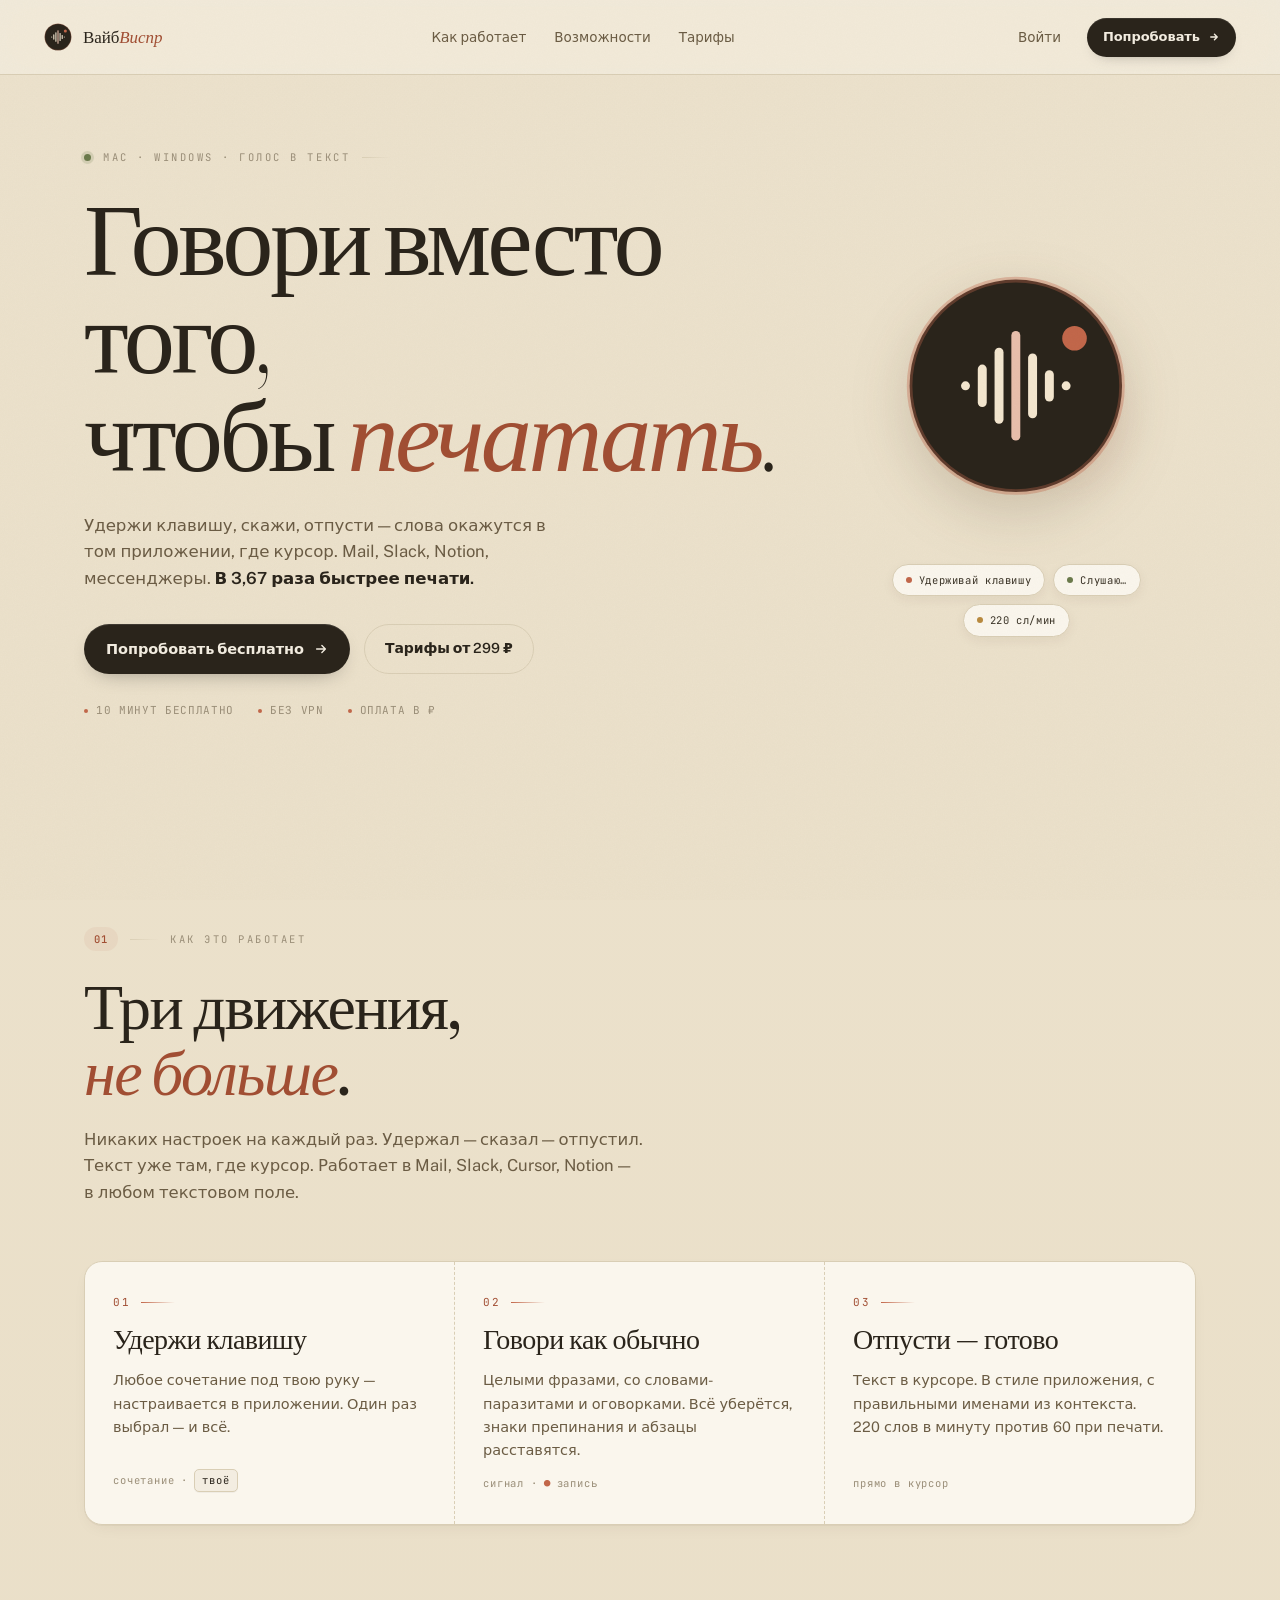
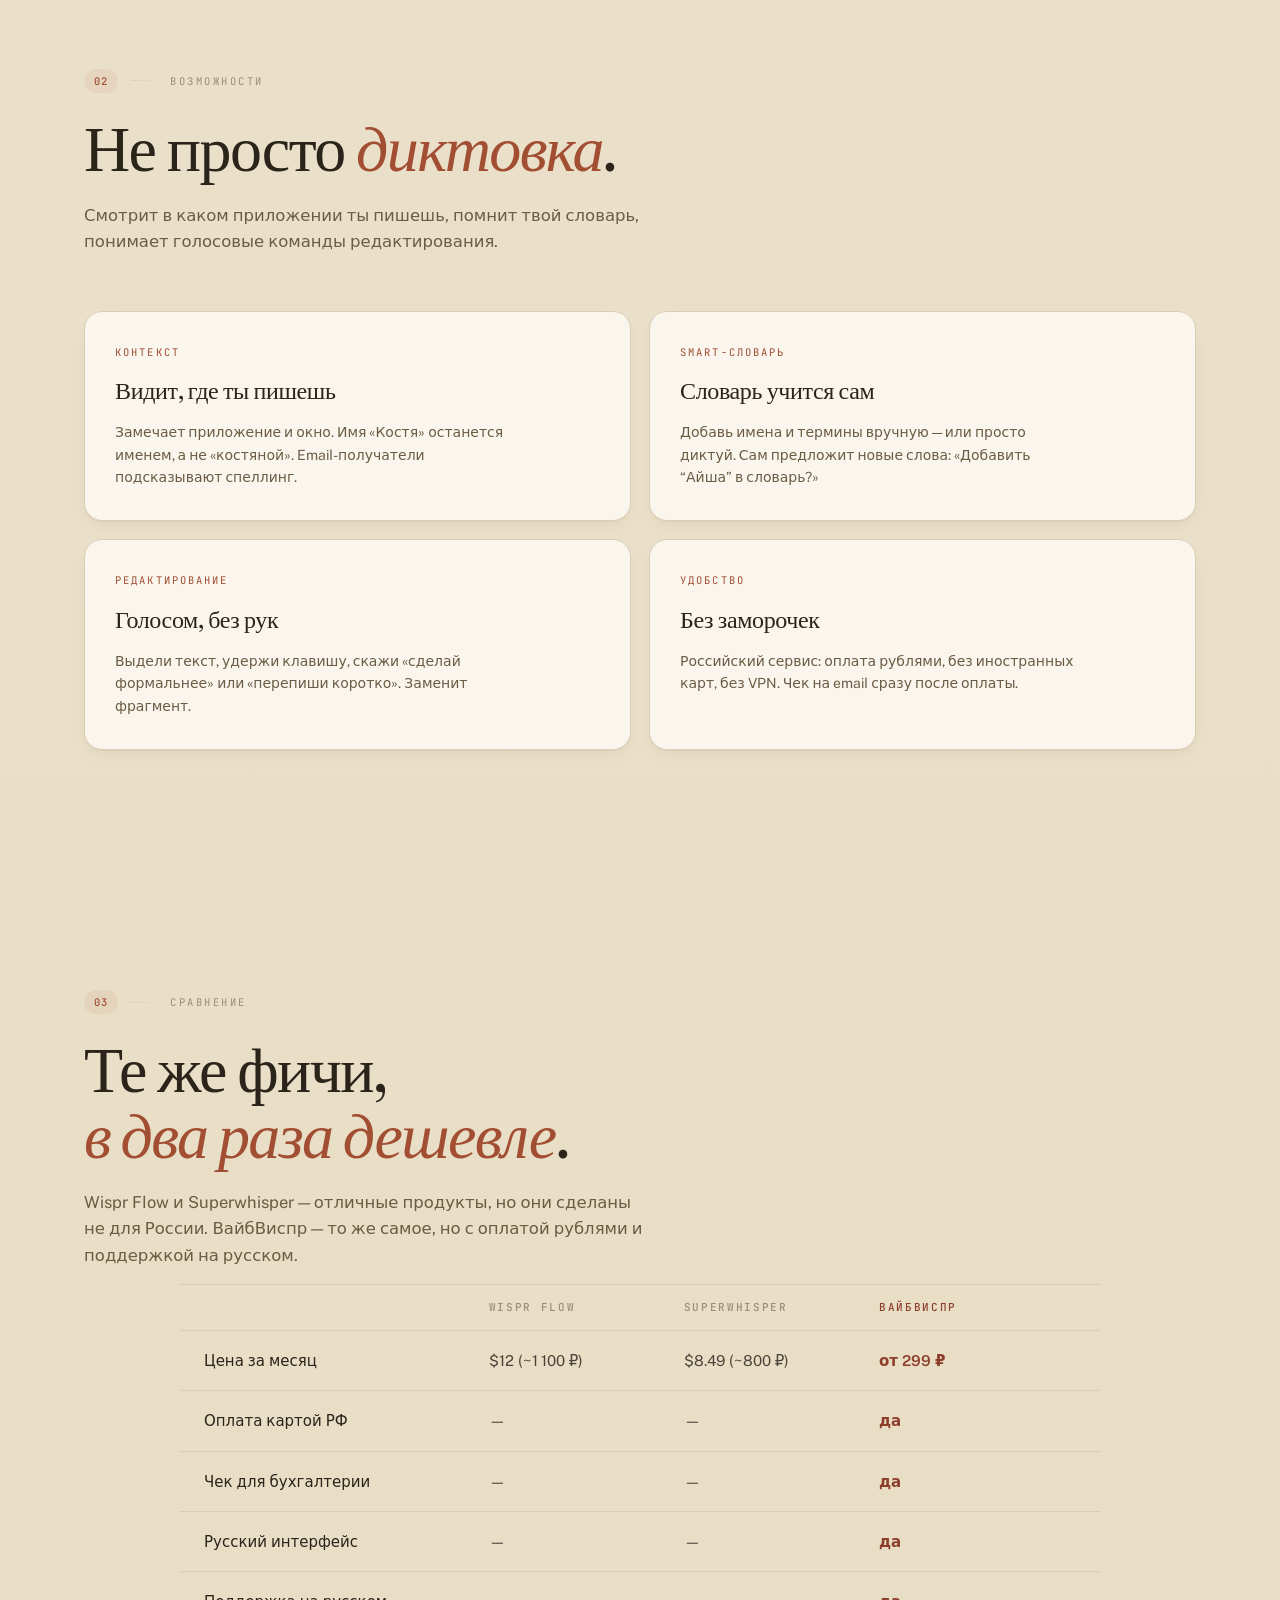
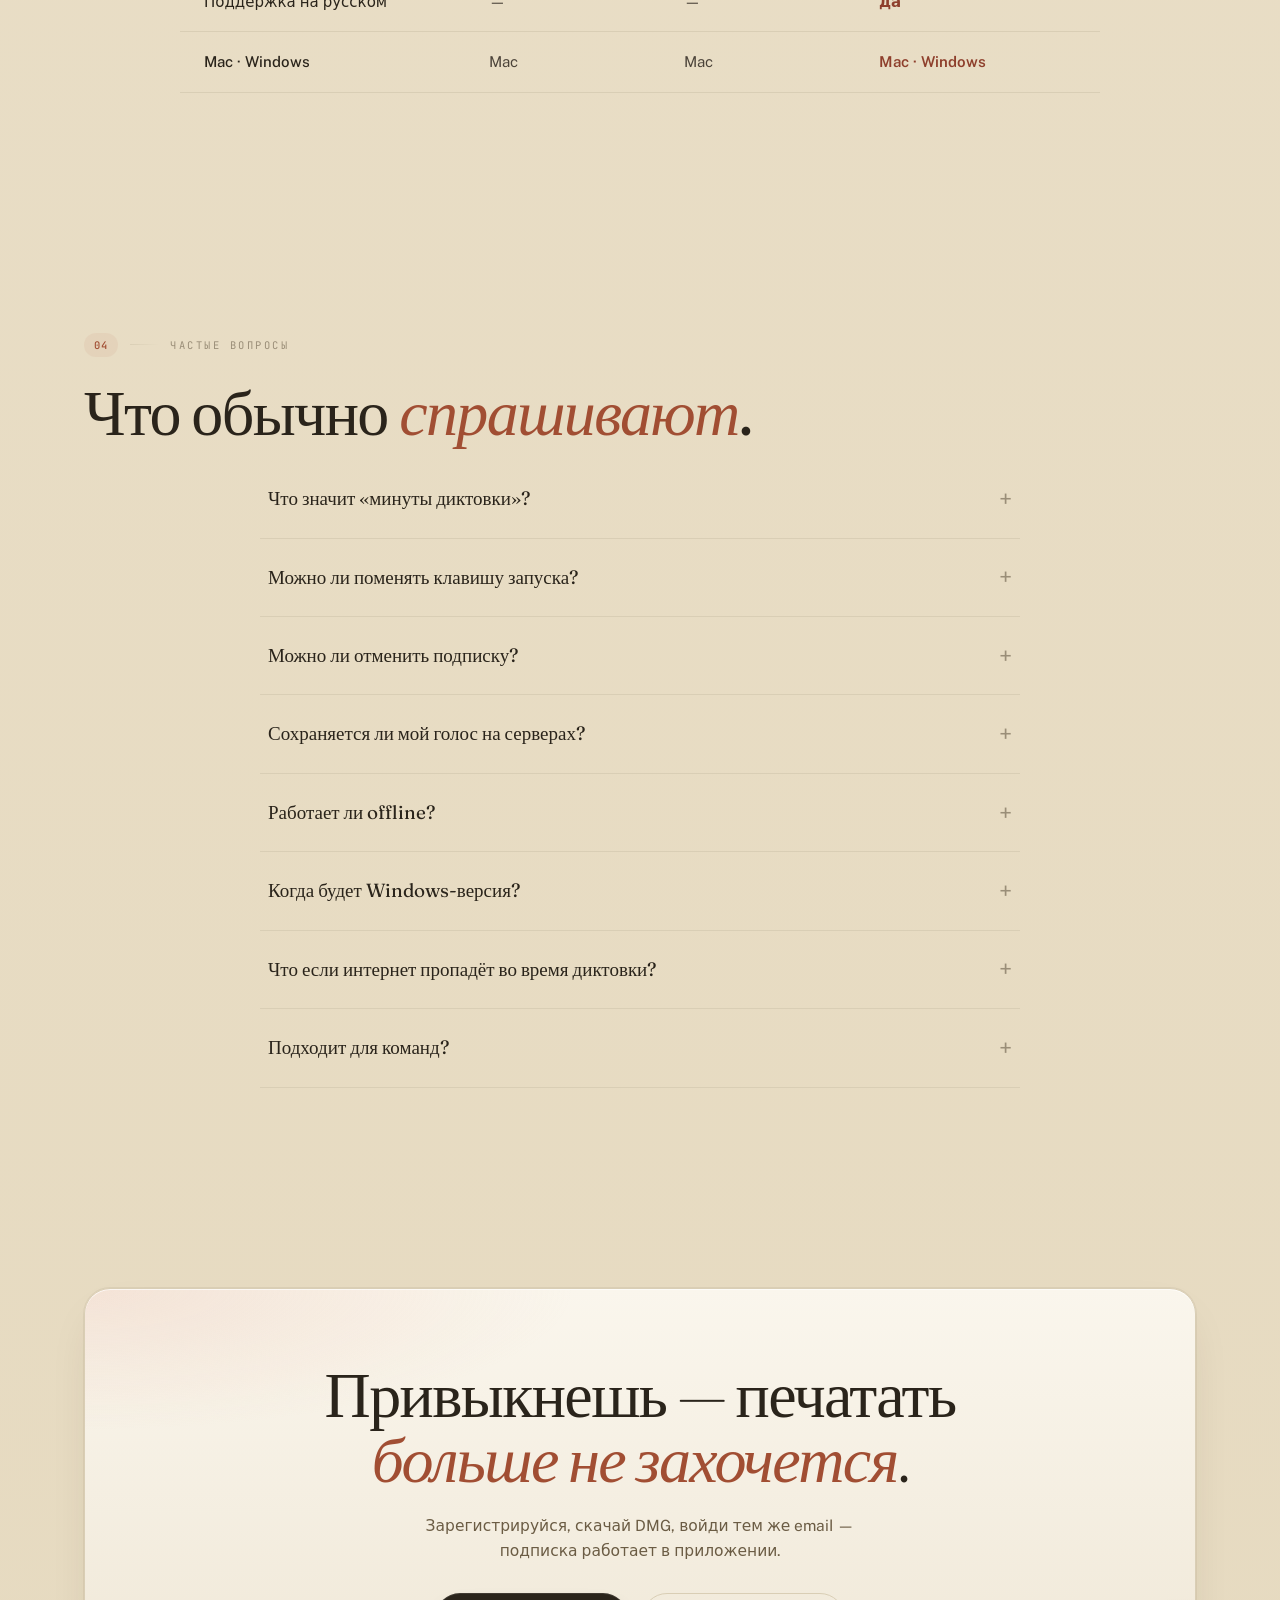
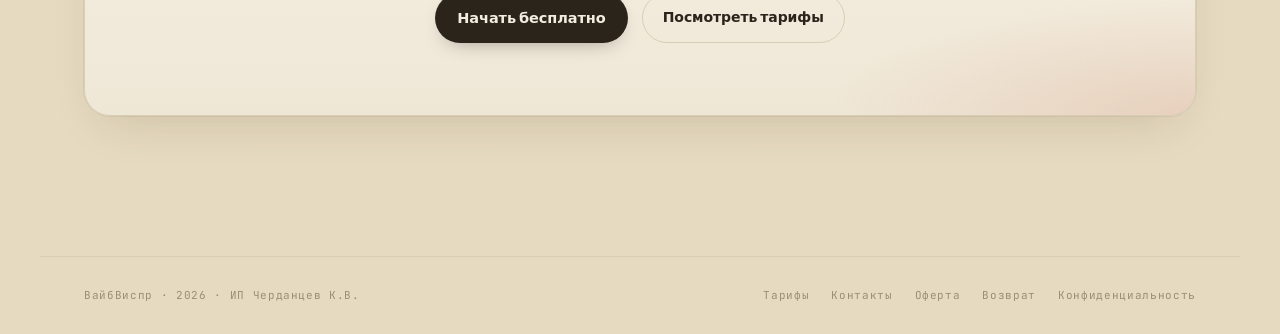
<file: index.html>
<!doctype html>
<html lang="ru">
<head>
<meta charset="utf-8" />
<meta name="viewport" content="width=device-width, initial-scale=1" />
<title>ВайбВиспр — Говори вместо того, чтобы печатать</title>
<meta name="description" content="ВайбВиспр — приложение для Mac, которое превращает голос в чистый текст в любом приложении. Распознавание Yandex SpeechKit, серверы в РФ, оплата в рублях." />
<link rel="icon" type="image/png" href="assets/vibewispr-logo.png?v=2" />
<script>
  // Mac-клиент кидает юзера на vibewispr.ru/#pricing когда он жмёт «Сменить тариф».
  // На главной нет секции с id="pricing" — отправляем на отдельную страницу.
  if (location.hash === '#pricing') {
    location.replace('pricing.html');
  }
</script>

<meta property="og:title" content="ВайбВиспр — Говори вместо того, чтобы печатать" />
<meta property="og:description" content="Голосовая диктовка для Mac: удержи клавишу, скажи, отпусти. Серверы в РФ, оплата в рублях." />
<meta property="og:image" content="assets/vibewispr-logo.png?v=2" />
<meta property="og:type" content="website" />

<link rel="preconnect" href="https://fonts.googleapis.com" />
<link rel="preconnect" href="https://fonts.gstatic.com" crossorigin />
<link href="https://fonts.googleapis.com/css2?family=Fraunces:ital,opsz,wght@0,9..144,300;0,9..144,400;0,9..144,500;0,9..144,600;1,9..144,400;1,9..144,500&family=Public+Sans:wght@300;400;500;600;700&family=JetBrains+Mono:wght@400;500&display=swap" rel="stylesheet" />
<link rel="stylesheet" href="assets/styles.css" />
<style>
  /* Hero — editorial разворот, как обложка журнала */
  .hero{
    position: relative;
    max-width: 1200px;
    margin: 0 auto;
    padding: 144px 44px 88px;
    display: grid;
    grid-template-columns: 1.4fr 1fr;
    gap: 64px;
    align-items: center;
  }
  @media (max-width: 1000px){
    .hero{ grid-template-columns: 1fr; gap: 48px; padding: 116px 22px 60px; }
  }
  .hero-title{
    font-family: var(--display);
    font-weight: 300;
    font-size: clamp(54px, 8vw, 112px);
    line-height: 0.96;
    letter-spacing: -0.035em;
    margin: 20px 0 28px;
    color: var(--ink);
  }
  .hero-title em{
    font-style: italic;
    font-weight: 300;
    color: var(--coral-deep);
  }
  .hero-lede{
    font-family: var(--body);
    font-size: clamp(16px, 1.3vw, 18px);
    line-height: 1.6;
    color: var(--warm);
    max-width: 48ch;
    margin: 0 0 32px;
  }
  .hero-lede strong{
    color: var(--ink);
    font-weight: 600;
  }
  .hero-cta-row{ display: flex; align-items: center; gap: 14px; flex-wrap: wrap; }
  .hero-meta{
    margin-top: 28px;
    display: flex; flex-wrap: wrap; gap: 24px;
    font-family: var(--mono);
    font-size: 11px;
    letter-spacing: 0.06em;
    color: var(--muted);
    text-transform: uppercase;
  }
  .hero-meta span{ display: inline-flex; align-items: center; gap: 8px; }
  .hero-meta span::before{
    content: '';
    width: 4px; height: 4px; border-radius: 50%;
    background: var(--coral);
  }

  /* Hero artwork — окно-обложка как в премиум-мокапе */
  .hero-art{
    position: relative;
    display: grid;
    place-items: center;
    padding: 20px;
  }
  .hero-art-stage{
    position: relative;
    width: 100%;
    max-width: 360px;
    aspect-ratio: 1 / 1;
    background:
      radial-gradient(closest-side at 50% 50%, rgba(194,103,74,.18) 0%, transparent 70%),
      radial-gradient(closest-side at 70% 60%, rgba(232,191,172,.32) 0%, transparent 70%);
    border-radius: 50%;
    display: grid;
    place-items: center;
  }
  .hero-art-stage svg.brandmark{
    width: 70%;
    height: 70%;
    filter: drop-shadow(0 18px 28px rgba(60,40,10,.18));
    animation: float 8s ease-in-out infinite;
  }
  @keyframes float{
    0%, 100%{ transform: translateY(0); }
    50%     { transform: translateY(-6px); }
  }
  .hero-tags{
    margin-top: 18px;
    display: flex; flex-wrap: wrap; gap: 8px;
    justify-content: center;
  }
  .hero-tag{
    padding: 7px 13px;
    border-radius: 999px;
    background: var(--surface);
    border: 1px solid var(--hair);
    font-family: var(--mono);
    font-size: 10.5px;
    letter-spacing: 0.06em;
    color: var(--ink-2);
    display: inline-flex; align-items: center; gap: 7px;
    box-shadow: 0 4px 12px rgba(60,40,10,.06);
  }
  .hero-tag::before{ content:''; width: 6px; height: 6px; border-radius: 50%; }
  .hero-tag.t1::before{ background: var(--coral); }
  .hero-tag.t2::before{ background: var(--moss); }
  .hero-tag.t3::before{ background: var(--gold); }

  /* Steps — 3 редакционных колонки */
  .steps{
    margin-top: 56px;
    display: grid;
    grid-template-columns: 1fr 1fr 1fr;
    gap: 0;
    background: var(--surface);
    border: 1px solid var(--hair);
    border-radius: var(--radius-l);
    overflow: hidden;
    box-shadow: var(--shadow-1);
  }
  @media (max-width: 880px){ .steps{ grid-template-columns: 1fr; } }
  .step{
    padding: 32px 28px;
    border-right: 1px dashed var(--hair);
    display: flex; flex-direction: column;
    gap: 14px;
    min-height: 240px;
    background: transparent;
    transition: background .25s ease;
  }
  .step:last-child{ border-right: 0; }
  .step:hover{ background: var(--surface-2); }
  @media (max-width: 880px){
    .step{ border-right: 0; border-bottom: 1px dashed var(--hair); }
    .step:last-child{ border-bottom: 0; }
  }
  .step-num{
    font-family: var(--mono);
    font-size: 11px;
    letter-spacing: 0.18em;
    color: var(--coral-deep);
    display: inline-flex; align-items: center; gap: 10px;
  }
  .step-num::after{
    content: ''; height: 1px; width: 34px;
    background: linear-gradient(90deg, var(--coral), transparent);
  }
  .step h3{
    font-family: var(--display);
    font-weight: 400;
    font-size: 28px;
    letter-spacing: -0.018em;
    line-height: 1.05;
    margin: 0;
    color: var(--ink);
  }
  .step h3 em{ font-style: italic; color: var(--coral-deep); font-weight: 400; }
  .step p{
    font-family: var(--body);
    font-size: 14.5px;
    line-height: 1.6;
    color: var(--warm);
    margin: 0;
  }
  .step .meta{
    margin-top: auto;
    font-family: var(--mono);
    font-size: 10.5px;
    letter-spacing: 0.08em;
    color: var(--muted);
    display: inline-flex; align-items: center; gap: 6px;
  }
  .step .meta kbd{
    font-family: var(--mono);
    font-size: 10.5px;
    padding: 2px 7px;
    border-radius: 5px;
    background: var(--paper);
    border: 1px solid var(--hair);
    color: var(--ink);
    box-shadow: 0 1px 0 rgba(0,0,0,.04);
  }

  /* Features — газетная двух-колоночная вёрстка */
  .features{
    margin-top: 56px;
    display: grid;
    grid-template-columns: 1fr 1fr;
    gap: 18px;
  }
  @media (max-width: 760px){ .features{ grid-template-columns: 1fr; } }
  .feature{
    background: var(--surface);
    border: 1px solid var(--hair);
    border-radius: var(--radius-l);
    padding: 32px 30px;
    display: flex; flex-direction: column;
    gap: 12px;
    transition: transform .25s ease, box-shadow .25s ease;
    box-shadow: var(--shadow-1);
  }
  .feature:hover{
    transform: translateY(-2px);
    box-shadow: var(--shadow-2);
  }
  .feature .label{
    font-family: var(--mono);
    font-size: 10.5px;
    letter-spacing: 0.20em;
    text-transform: uppercase;
    color: var(--coral-deep);
  }
  .feature h4{
    font-family: var(--display);
    font-weight: 400;
    font-size: 24px;
    letter-spacing: -0.015em;
    margin: 0;
    color: var(--ink);
  }
  .feature h4 em{ font-style: italic; color: var(--coral-deep); font-weight: 400; }
  .feature p{
    font-family: var(--body);
    font-size: 14px;
    line-height: 1.6;
    color: var(--warm);
    margin: 0;
    max-width: 44ch;
  }

  /* Closing CTA — спокойный paper-блок без агрессии */
  .cta-block{
    max-width: 1200px;
    margin: 0 auto;
    padding: 80px 44px 100px;
  }
  .cta-card{
    background:
      radial-gradient(80% 60% at 0% 0%, rgba(232, 191, 172, 0.35) 0%, transparent 55%),
      radial-gradient(60% 50% at 100% 100%, rgba(194, 103, 74, 0.18) 0%, transparent 55%),
      linear-gradient(180deg, var(--surface) 0%, var(--paper-2) 100%);
    border: 1px solid var(--hair);
    border-radius: 26px;
    padding: 72px 56px;
    text-align: center;
    box-shadow: var(--shadow-card);
    position: relative;
    overflow: hidden;
  }
  @media (max-width: 760px){ .cta-card{ padding: 48px 28px; } }
  .cta-card h2{
    font-family: var(--display);
    font-weight: 300;
    font-size: clamp(36px, 6vw, 64px);
    line-height: 1.02;
    letter-spacing: -0.025em;
    margin: 0 auto 22px;
    max-width: 18ch;
    color: var(--ink);
  }
  .cta-card h2 em{
    font-style: italic;
    color: var(--coral-deep);
    font-weight: 400;
  }
  .cta-card p{
    font-family: var(--body);
    font-size: 15.5px;
    line-height: 1.6;
    margin: 0 auto 30px;
    max-width: 52ch;
    color: var(--warm);
  }
  .cta-card .row{
    display: inline-flex; gap: 14px; flex-wrap: wrap; justify-content: center;
  }

  /* ─── Сравнение ─────────────────────────────────────────────────── */
  .compare-table{
    max-width: 920px;
    margin: 0 auto;
    border-top: 1px solid var(--hair, rgba(42,37,32,.10));
  }
  .compare-row{
    display: grid;
    grid-template-columns: 1.5fr 1fr 1fr 1.1fr;
    padding: 18px 24px;
    border-bottom: 1px solid var(--hair, rgba(42,37,32,.10));
    align-items: center;
    font-size: 15px;
    color: var(--ink2, #4B4339);
    gap: 16px;
  }
  .compare-row > span:first-child{
    font-weight: 500;
    color: var(--ink, #2A2520);
  }
  .compare-head{
    font-family: 'JetBrains Mono', monospace;
    font-size: 11px;
    letter-spacing: 0.15em;
    text-transform: uppercase;
    color: var(--muted, #88806F);
    padding: 14px 24px;
  }
  .compare-head > span{ font-weight: 500; }
  .compare-us{
    color: var(--terra-deep, #8E3F2C);
    font-weight: 600;
  }
  @media (max-width: 720px){
    .compare-row{
      grid-template-columns: 1fr 1fr;
      padding: 14px 16px;
      font-size: 14px;
    }
    .compare-row > span:first-child{
      grid-column: 1 / -1;
      font-size: 11px;
      letter-spacing: 0.1em;
      text-transform: uppercase;
      color: var(--muted, #88806F);
      margin-bottom: 4px;
    }
    .compare-head{ display: none; }
  }

  /* ─── FAQ ──────────────────────────────────────────────────────── */
  .faq-list{
    max-width: 760px;
    margin: 0 auto;
  }
  .faq-item{
    border-bottom: 1px solid var(--hair, rgba(42,37,32,.10));
    padding: 4px 0;
  }
  .faq-item summary{
    cursor: pointer;
    padding: 20px 8px;
    font-family: 'Fraunces', serif;
    font-size: 19px;
    font-weight: 400;
    color: var(--ink, #2A2520);
    list-style: none;
    position: relative;
    padding-right: 36px;
    transition: color 0.15s;
  }
  .faq-item summary::-webkit-details-marker{ display: none; }
  .faq-item summary:hover{ color: var(--terra-deep, #8E3F2C); }
  .faq-item summary::after{
    content: '+';
    position: absolute;
    right: 8px;
    top: 50%;
    transform: translateY(-50%);
    font-size: 22px;
    color: var(--muted, #88806F);
    font-family: 'JetBrains Mono', monospace;
    font-weight: 300;
    transition: transform 0.2s;
  }
  .faq-item[open] summary::after{
    content: '−';
    transform: translateY(-50%) rotate(180deg);
  }
  .faq-item p{
    padding: 0 8px 22px;
    margin: 0;
    font-size: 15px;
    line-height: 1.65;
    color: var(--ink2, #4B4339);
    max-width: 64ch;
  }
</style>
</head>
<body>

<!-- Inline SVG defs: бренд-эмблема из премиум-мокапа -->
<svg width="0" height="0" style="position:absolute" aria-hidden="true">
  <defs>
    <symbol id="vw-mark" viewBox="0 0 40 40">
      <circle cx="20" cy="20" r="19" fill="#2A241B"/>
      <circle cx="20" cy="20" r="19" fill="none" stroke="#C2674A" stroke-opacity=".35" stroke-width="1"/>
      <g stroke="#F3E6CF" stroke-linecap="round" stroke-width="1.6">
        <line x1="11" y1="20" x2="11" y2="20"/>
        <line x1="14" y1="17" x2="14" y2="23"/>
        <line x1="17" y1="14" x2="17" y2="26"/>
        <line x1="20" y1="11" x2="20" y2="29" stroke="#E8BFAC"/>
        <line x1="23" y1="15" x2="23" y2="25"/>
        <line x1="26" y1="18" x2="26" y2="22"/>
        <line x1="29" y1="20" x2="29" y2="20"/>
      </g>
      <circle cx="30.5" cy="11.5" r="2.2" fill="#C2674A"/>
    </symbol>
  </defs>
</svg>

<nav class="nav">
  <a class="nav-brand" href="index.html">
    <svg class="mark" viewBox="0 0 40 40"><use href="#vw-mark"/></svg>
    <span class="name">Вайб<em>Виспр</em></span>
  </a>
  <div class="nav-links">
    <a href="#how">Как работает</a>
    <a href="#features">Возможности</a>
    <a href="pricing.html">Тарифы</a>
      </div>
  <div class="nav-right">
    <a class="nav-signin" id="nav-signin" href="login.html">Войти</a>
    <a class="nav-cta" id="nav-cta" href="register.html">
      Попробовать
      <svg width="12" height="12" viewBox="0 0 13 13" fill="none">
        <path d="M3 6.5h7M7 3.5l3 3-3 3" stroke="currentColor" stroke-width="1.5" stroke-linecap="round" stroke-linejoin="round"/>
      </svg>
    </a>
  </div>
</nav>

<!-- Hero -->
<section class="hero">
  <div>
    <div class="eyebrow fade d1">
      <span class="pulse"></span>
      <span>Mac · Windows · Голос в текст</span>
      <span class="bar"></span>
    </div>

    <h1 class="hero-title fade d2">
      Говори вместо того,<br/>чтобы&nbsp;<em>печатать</em>.
    </h1>

    <p class="hero-lede fade d3">
      Удержи клавишу, скажи, отпусти — слова окажутся в том приложении, где курсор. Mail, Slack, Notion, мессенджеры. <strong>В&nbsp;3,67 раза быстрее печати.</strong>
    </p>

    <div class="hero-cta-row fade d4">
      <a class="btn-primary" href="register.html">
        Попробовать бесплатно
        <svg width="14" height="14" viewBox="0 0 16 16" fill="none">
          <path d="M3 8h10M9 4l4 4-4 4" stroke="currentColor" stroke-width="1.6" stroke-linecap="round" stroke-linejoin="round"/>
        </svg>
      </a>
      <a class="btn-secondary" href="pricing.html">Тарифы от&nbsp;299 ₽</a>
    </div>

    <div class="hero-meta fade d5">
      <span>10 минут бесплатно</span>
      <span>Без VPN</span>
      <span>Оплата в&nbsp;₽</span>
    </div>
  </div>

  <div class="hero-art fade d3">
    <div class="hero-art-stage">
      <svg class="brandmark" viewBox="0 0 40 40"><use href="#vw-mark"/></svg>
    </div>
    <div class="hero-tags">
      <span class="hero-tag t1">Удерживай&nbsp;клавишу</span>
      <span class="hero-tag t2">Слушаю…</span>
      <span class="hero-tag t3">220&nbsp;сл/мин</span>
    </div>
  </div>
</section>

<!-- How -->
<section class="section" id="how">
  <div class="section-head fade d1">
    <div class="eyebrow">
      <span class="num">01</span>
      <span class="bar"></span>
      <span>Как это работает</span>
    </div>
    <h2 class="section-h2">
      Три движения,<br/><em>не больше</em>.
    </h2>
    <p class="section-lede">
      Никаких настроек на каждый раз. Удержал — сказал — отпустил. Текст уже там, где курсор. Работает в Mail, Slack, Cursor, Notion — в любом текстовом поле.
    </p>
  </div>

  <div class="steps fade d2">
    <div class="step">
      <span class="step-num">01</span>
      <h3>Удержи клавишу</h3>
      <p>Любое сочетание под твою руку — настраивается в приложении. Один раз выбрал — и всё.</p>
      <span class="meta">сочетание · <kbd>твоё</kbd></span>
    </div>
    <div class="step">
      <span class="step-num">02</span>
      <h3>Говори как обычно</h3>
      <p>Целыми фразами, со словами-паразитами и оговорками. Всё уберётся, знаки препинания и абзацы расставятся.</p>
      <span class="meta">сигнал · <span style="color:var(--coral)">●</span> запись</span>
    </div>
    <div class="step">
      <span class="step-num">03</span>
      <h3>Отпусти — готово</h3>
      <p>Текст в курсоре. В стиле приложения, с правильными именами из контекста. 220 слов в минуту против 60 при печати.</p>
      <span class="meta">прямо в&nbsp;курсор</span>
    </div>
  </div>
</section>

<!-- Features -->
<section class="section" id="features" style="padding-top: 24px;">
  <div class="section-head fade d1">
    <div class="eyebrow">
      <span class="num">02</span>
      <span class="bar"></span>
      <span>Возможности</span>
    </div>
    <h2 class="section-h2">
      Не просто <em>диктовка</em>.
    </h2>
    <p class="section-lede">
      Смотрит в каком приложении ты пишешь, помнит твой словарь, понимает голосовые команды редактирования.
    </p>
  </div>

  <div class="features">
    <article class="feature fade d2">
      <span class="label">Контекст</span>
      <h4>Видит, где ты пишешь</h4>
      <p>Замечает приложение и окно. Имя «Костя» останется именем, а не «костяной». Email-получатели подсказывают спеллинг.</p>
    </article>

    <article class="feature fade d3">
      <span class="label">Smart-словарь</span>
      <h4>Словарь учится сам</h4>
      <p>Добавь имена и термины вручную — или просто диктуй. Сам предложит новые слова: «Добавить “Айша” в словарь?»</p>
    </article>

    <article class="feature fade d4">
      <span class="label">Редактирование</span>
      <h4>Голосом, без рук</h4>
      <p>Выдели текст, удержи клавишу, скажи «сделай формальнее» или «перепиши коротко». Заменит фрагмент.</p>
    </article>

    <article class="feature fade d5">
      <span class="label">Удобство</span>
      <h4>Без заморочек</h4>
      <p>Российский сервис: оплата рублями, без иностранных карт, без VPN. Чек на email сразу после оплаты.</p>
    </article>
  </div>
</section>

<!-- Сравнение с конкурентами -->
<section class="section compare-section" id="compare">
  <div class="section-head fade d1">
    <div class="eyebrow">
      <span class="num">03</span>
      <span class="bar"></span>
      <span>Сравнение</span>
    </div>
    <h2 class="section-h2">
      Те же фичи,<br/><em>в&nbsp;два раза дешевле</em>.
    </h2>
    <p class="section-lede">
      Wispr Flow и Superwhisper — отличные продукты, но они сделаны не для России. ВайбВиспр — то же самое, но с оплатой рублями и поддержкой на русском.
    </p>
  </div>

  <div class="compare-table fade d2">
    <div class="compare-row compare-head">
      <span></span>
      <span>Wispr Flow</span>
      <span>Superwhisper</span>
      <span class="compare-us">ВайбВиспр</span>
    </div>
    <div class="compare-row">
      <span>Цена за месяц</span>
      <span>$12 (~1&thinsp;100&nbsp;₽)</span>
      <span>$8.49 (~800&nbsp;₽)</span>
      <span class="compare-us">от&nbsp;299&nbsp;₽</span>
    </div>
    <div class="compare-row">
      <span>Оплата картой РФ</span>
      <span>—</span>
      <span>—</span>
      <span class="compare-us">да</span>
    </div>
    <div class="compare-row">
      <span>Чек для&nbsp;бухгалтерии</span>
      <span>—</span>
      <span>—</span>
      <span class="compare-us">да</span>
    </div>
    <div class="compare-row">
      <span>Русский интерфейс</span>
      <span>—</span>
      <span>—</span>
      <span class="compare-us">да</span>
    </div>
    <div class="compare-row">
      <span>Поддержка на&nbsp;русском</span>
      <span>—</span>
      <span>—</span>
      <span class="compare-us">да</span>
    </div>
    <div class="compare-row">
      <span>Mac · Windows</span>
      <span>Mac</span>
      <span>Mac</span>
      <span class="compare-us">Mac · Windows</span>
    </div>
  </div>
</section>

<!-- FAQ -->
<section class="section faq-section" id="faq">
  <div class="section-head fade d1">
    <div class="eyebrow">
      <span class="num">04</span>
      <span class="bar"></span>
      <span>Частые вопросы</span>
    </div>
    <h2 class="section-h2">
      Что обычно <em>спрашивают</em>.
    </h2>
  </div>

  <div class="faq-list fade d2">
    <details class="faq-item">
      <summary>Что значит «минуты диктовки»?</summary>
      <p>Тарифицируем по длительности самих аудио-записей, а не по количеству. Сказал «отправь отчёт» — 2&nbsp;секунды. Записал 5-минутный план — 5&nbsp;минут. На Lite&nbsp;(200 минут) средний человек делает около 1&nbsp;500 коротких диктовок в&nbsp;месяц.</p>
    </details>

    <details class="faq-item">
      <summary>Можно ли поменять клавишу запуска?</summary>
      <p>Да, в настройках приложения. Любое сочетание — Fn, правая ⌥, ⌘+Shift+Space, что угодно. Один раз настроил и забыл.</p>
    </details>

    <details class="faq-item">
      <summary>Можно ли отменить подписку?</summary>
      <p>Да, одним кликом в личном кабинете. Доступ сохраняется до конца оплаченного периода, потом автоматом переключаешься на Free.</p>
    </details>

    <details class="faq-item">
      <summary>Сохраняется ли мой голос на серверах?</summary>
      <p>Нет. Аудио уходит на распознавание и сразу удаляется — мы не храним записи. Сохраняется только итоговый текст (для статистики и истории, можно отключить в&nbsp;настройках).</p>
    </details>

    <details class="faq-item">
      <summary>Работает ли offline?</summary>
      <p>Сейчас нет — распознавание идёт через облако. Готовим локальный режим: распознавание прямо на твоём Mac/Windows без интернета, для тех кому критична приватность.</p>
    </details>

    <details class="faq-item">
      <summary>Когда будет Windows-версия?</summary>
      <p>В&nbsp;разработке, MVP уже почти готов. Если хочешь попасть в&nbsp;ранний доступ — зарегистрируйся, напиши на vibewispr@yandex.ru, дадим ссылку на бету.</p>
    </details>

    <details class="faq-item">
      <summary>Что если интернет пропадёт во время диктовки?</summary>
      <p>Запись на твоём устройстве не теряется — приложение покажет ошибку и предложит повторить отправку, как только сеть вернётся.</p>
    </details>

    <details class="faq-item">
      <summary>Подходит для команд?</summary>
      <p>Pro Plus покрывает до 3&nbsp;устройств. Для большего количества — напиши, обсудим командный тариф.</p>
    </details>
  </div>
</section>

<!-- Closing CTA -->
<section class="cta-block">
  <div class="cta-card fade d1">
    <h2>Привыкнешь — печатать <em>больше не захочется</em>.</h2>
    <p>Зарегистрируйся, скачай DMG, войди тем же email — подписка работает в&nbsp;приложении.</p>
    <div class="row">
      <a class="btn-primary" href="register.html">Начать бесплатно</a>
      <a class="btn-secondary" href="pricing.html">Посмотреть тарифы</a>
    </div>
  </div>
</section>

<!-- Footer -->
<footer class="foot">
  <div>ВайбВиспр · 2026 · ИП Черданцев К.В.</div>
  <div class="foot-links">
    <a href="pricing.html">Тарифы</a>
    <a href="contacts.html">Контакты</a>
    <a href="terms.html">Оферта</a>
    <a href="refund.html">Возврат</a>
    <a href="privacy.html">Конфиденциальность</a>
      </div>
</footer>

<script src="assets/api.js?v=3"></script>
<script>
  // Если юзер уже залогинен — меняем кнопки на «Кабинет».
  if (VF.auth.isAuthenticated()) {
    const signin = document.getElementById('nav-signin');
    const cta = document.getElementById('nav-cta');
    if (signin) { signin.textContent = 'Кабинет'; signin.href = 'account.html'; }
    if (cta) { cta.innerHTML = 'Открыть ВайбВиспр'; cta.href = 'account.html'; }
  }
</script>

</body>
</html>
</file>
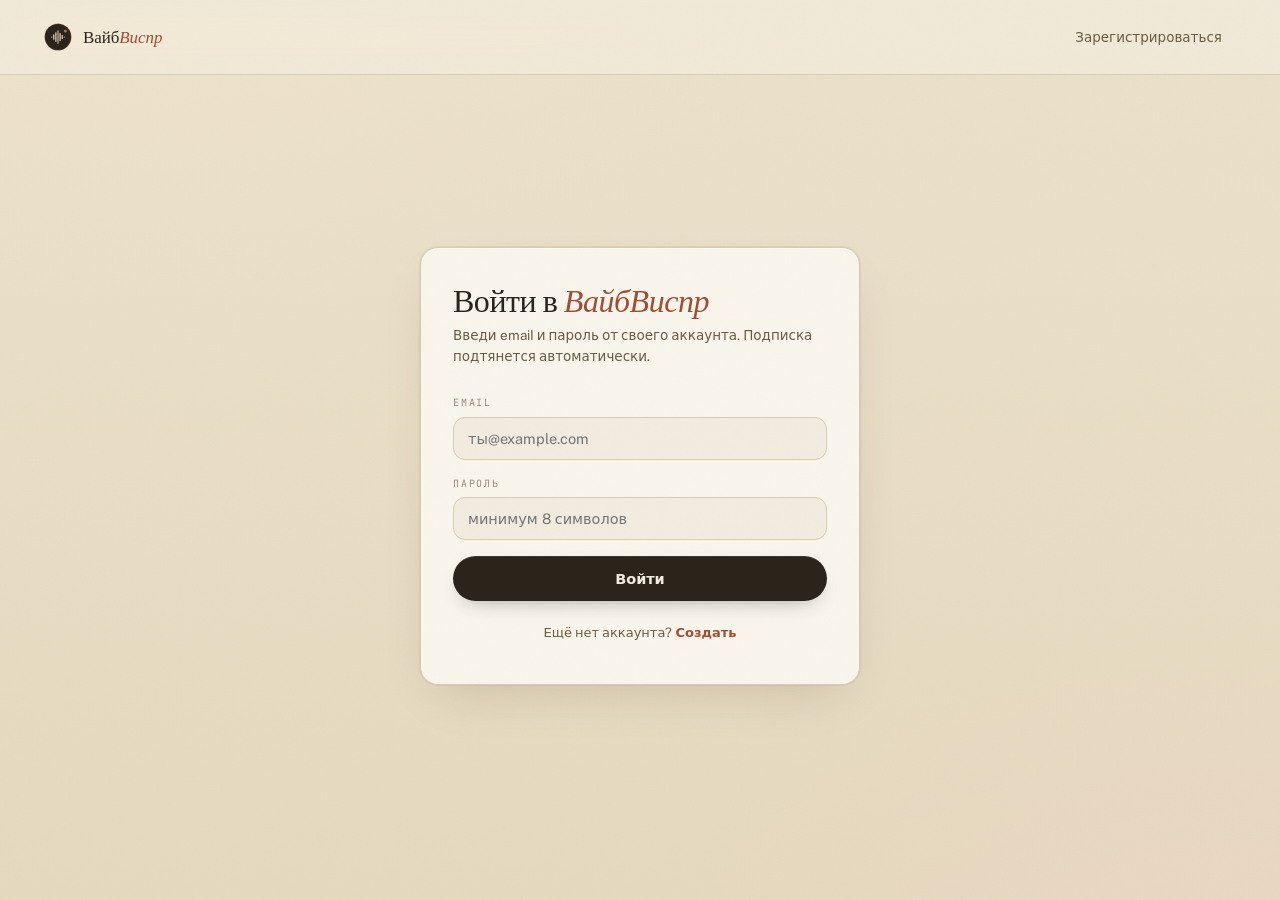
<file: admin.html>
<!doctype html>
<html lang="ru">
<head>
  <meta charset="utf-8" />
  <meta name="viewport" content="width=device-width, initial-scale=1" />
  <title>Админ · ВайбВиспр</title>
  <meta name="robots" content="noindex, nofollow" />
  <link rel="icon" type="image/png" href="assets/vibewispr-logo.png?v=2" />
  <link rel="preconnect" href="https://fonts.googleapis.com" />
  <link rel="preconnect" href="https://fonts.gstatic.com" crossorigin />
  <link href="https://fonts.googleapis.com/css2?family=Fraunces:ital,opsz,wght@0,9..144,400;0,9..144,500;0,9..144,600;1,9..144,400&family=Public+Sans:wght@300;400;500;600;700&family=JetBrains+Mono:wght@400;500;600&display=swap" rel="stylesheet" />
  <link rel="stylesheet" href="assets/styles.css" />
  <style>
    :root{
      --paper: #F5EFE3;
      --paper-2: #EEE5D2;
      --ink: #2A2520;
      --ink-2: #4B4339;
      --muted: #88806F;
      --hair: rgba(42,37,32,0.10);
      --terra: #B25840;
      --terra-deep: #8E3F2C;
      --surface: #FAF5E9;
      --green: #4F7A4A;
      --yellow: #BB8A2A;
      --red: #A8412C;
    }
    body{
      background: var(--paper);
      color: var(--ink);
      font-family: 'Public Sans', -apple-system, BlinkMacSystemFont, 'Segoe UI', sans-serif;
      margin: 0;
    }

    .admin-shell{
      display: grid;
      grid-template-columns: 220px 1fr;
      min-height: 100vh;
    }
    .admin-aside{
      background: linear-gradient(180deg, var(--paper-2) 0%, #E9DEC2 100%);
      border-right: 1px solid var(--hair);
      padding: 22px 14px;
    }
    .admin-aside .brand{
      font-family: 'Fraunces', serif;
      font-style: italic;
      font-size: 17px;
      padding: 4px 10px 22px;
    }
    .admin-aside .brand em{ color: var(--terra-deep); font-style: normal; font-weight: 600; }
    .admin-aside .group-label{
      font-family: 'JetBrains Mono', monospace;
      font-size: 10px;
      letter-spacing: 0.22em;
      text-transform: uppercase;
      color: var(--muted);
      padding: 14px 10px 6px;
    }
    .tab-btn{
      display: block;
      width: 100%;
      text-align: left;
      padding: 10px 12px;
      background: transparent;
      border: none;
      border-radius: 8px;
      font-size: 14px;
      color: var(--ink-2);
      cursor: pointer;
      font-weight: 500;
    }
    .tab-btn:hover{ background: rgba(0,0,0,0.04); }
    .tab-btn.active{
      background: var(--surface);
      color: var(--ink);
      box-shadow: 0 1px 0 var(--hair), 0 6px 14px rgba(42,37,32,0.04);
    }
    .admin-aside .back-link{
      display: block;
      margin-top: auto;
      padding: 10px 12px;
      font-size: 12.5px;
      color: var(--muted);
      text-decoration: none;
    }
    .admin-aside .back-link:hover{ color: var(--terra-deep); }

    .admin-main{
      padding: 40px 48px;
      overflow-x: auto;
    }
    .admin-h1{
      font-family: 'Fraunces', serif;
      font-size: 32px;
      font-weight: 400;
      margin: 0 0 8px;
      letter-spacing: -0.01em;
    }
    .admin-sub{
      font-size: 13px;
      color: var(--muted);
      margin: 0 0 28px;
    }

    /* KPI grid */
    .kpi-grid{
      display: grid;
      grid-template-columns: repeat(auto-fit, minmax(200px, 1fr));
      gap: 14px;
      margin-bottom: 32px;
    }
    .kpi{
      background: var(--surface);
      border: 1px solid var(--hair);
      border-radius: 14px;
      padding: 16px 18px;
    }
    .kpi-label{
      font-family: 'JetBrains Mono', monospace;
      font-size: 10px;
      letter-spacing: 0.2em;
      text-transform: uppercase;
      color: var(--muted);
      margin-bottom: 6px;
    }
    .kpi-value{
      font-family: 'Fraunces', serif;
      font-size: 28px;
      font-weight: 500;
      color: var(--ink);
      line-height: 1.1;
    }
    .kpi-sub{
      font-size: 12px;
      color: var(--muted);
      margin-top: 4px;
    }
    .kpi-accent .kpi-value{ color: var(--terra-deep); }

    /* Tables */
    .panel{
      background: var(--surface);
      border: 1px solid var(--hair);
      border-radius: 14px;
      padding: 20px 22px;
      margin-bottom: 24px;
    }
    .panel-head{
      display: flex;
      align-items: center;
      justify-content: space-between;
      gap: 12px;
      margin-bottom: 14px;
      flex-wrap: wrap;
    }
    .panel-h2{
      font-family: 'Fraunces', serif;
      font-size: 20px;
      font-weight: 500;
      margin: 0;
    }
    .panel-toolbar{ display: flex; gap: 8px; flex-wrap: wrap; }
    .panel-toolbar input, .panel-toolbar select{
      font-family: inherit;
      font-size: 13px;
      padding: 7px 11px;
      background: var(--paper);
      border: 1px solid var(--hair);
      border-radius: 8px;
      color: var(--ink);
      min-width: 120px;
    }

    table{
      width: 100%;
      border-collapse: collapse;
      font-size: 13.5px;
    }
    thead th{
      font-family: 'JetBrains Mono', monospace;
      font-size: 10.5px;
      letter-spacing: 0.16em;
      text-transform: uppercase;
      color: var(--muted);
      font-weight: 500;
      text-align: left;
      padding: 10px 12px;
      border-bottom: 1px solid var(--hair);
    }
    tbody td{
      padding: 12px;
      border-bottom: 1px solid var(--hair);
      vertical-align: top;
    }
    tbody tr:hover{ background: rgba(0,0,0,0.025); }
    tbody tr.clickable{ cursor: pointer; }
    .col-num{ font-family: 'JetBrains Mono', monospace; }
    .badge{
      display: inline-block;
      padding: 2px 8px;
      font-size: 10px;
      letter-spacing: 0.1em;
      text-transform: uppercase;
      border-radius: 999px;
      font-weight: 600;
    }
    .badge.green{ background: rgba(79,122,74,0.12); color: var(--green); }
    .badge.yellow{ background: rgba(187,138,42,0.14); color: var(--yellow); }
    .badge.red{ background: rgba(168,65,44,0.12); color: var(--red); }
    .badge.muted{ background: rgba(136,128,111,0.14); color: var(--muted); }

    .btn{
      display: inline-block;
      padding: 7px 13px;
      font-family: inherit;
      font-size: 12.5px;
      font-weight: 500;
      border-radius: 8px;
      border: 1px solid var(--hair);
      background: var(--paper);
      color: var(--ink-2);
      cursor: pointer;
    }
    .btn:hover{ background: var(--paper-2); }
    .btn-primary{
      background: linear-gradient(180deg, var(--terra), var(--terra-deep));
      color: white;
      border-color: var(--terra-deep);
    }
    .btn-danger{
      background: transparent;
      color: var(--red);
      border-color: rgba(168,65,44,0.30);
    }
    .btn-danger:hover{ background: rgba(168,65,44,0.08); }

    /* User detail modal */
    .modal-backdrop{
      position: fixed; inset: 0;
      background: rgba(42,37,32,0.50);
      display: none;
      align-items: center;
      justify-content: center;
      padding: 24px;
      z-index: 100;
    }
    .modal-backdrop.open{ display: flex; }
    .modal{
      background: var(--paper);
      border-radius: 16px;
      max-width: 820px;
      width: 100%;
      max-height: 90vh;
      overflow-y: auto;
      padding: 28px;
    }
    .modal-close{
      float: right;
      background: none;
      border: none;
      font-size: 22px;
      cursor: pointer;
      color: var(--muted);
      line-height: 1;
    }
    .modal h2{
      font-family: 'Fraunces', serif;
      font-size: 24px;
      font-weight: 500;
      margin: 0 0 4px;
    }
    .modal .sub{ color: var(--muted); font-size: 13px; margin: 0 0 22px; }

    .kv{ display: grid; grid-template-columns: 160px 1fr; gap: 6px 16px; font-size: 14px; margin-bottom: 16px; }
    .kv .k{ color: var(--muted); }
    .kv .v{ color: var(--ink); }

    .toast{
      position: fixed; bottom: 24px; right: 24px;
      background: var(--ink);
      color: white;
      padding: 12px 18px;
      border-radius: 10px;
      font-size: 13px;
      box-shadow: 0 8px 24px rgba(0,0,0,0.15);
      opacity: 0;
      transform: translateY(8px);
      transition: opacity 0.2s, transform 0.2s;
      z-index: 200;
    }
    .toast.show{ opacity: 1; transform: translateY(0); }
    .toast.danger{ background: var(--red); }

    .empty-state{ padding: 32px; text-align: center; color: var(--muted); font-size: 13px; }
    .loading{ color: var(--muted); font-size: 13px; }

    @media (max-width: 760px){
      .admin-shell{ grid-template-columns: 1fr; }
      .admin-aside{ border-right: none; border-bottom: 1px solid var(--hair); }
      .admin-main{ padding: 24px 18px; }
    }
  </style>
</head>
<body>

<div class="admin-shell">

  <aside class="admin-aside">
    <div class="brand">Вайб<em>Виспр</em><br/><span style="font-style: normal; font-size: 12px; color: var(--muted); letter-spacing: 0.18em; text-transform: uppercase;">Админ</span></div>
    <div class="group-label">Разделы</div>
    <button class="tab-btn active" data-tab="overview">Сводка</button>
    <button class="tab-btn" data-tab="users">Пользователи</button>
    <button class="tab-btn" data-tab="invoices">Платежи</button>
    <button class="tab-btn" data-tab="health">Здоровье</button>
    <div style="height: 24px;"></div>
    <a class="back-link" href="account.html">← Назад в кабинет</a>
  </aside>

  <main class="admin-main">

    <!-- ─── Сводка ────────────────────────────────────────────── -->
    <section id="tab-overview" class="tab-content">
      <h1 class="admin-h1">Сводка</h1>
      <p class="admin-sub">Бизнес жив? Метрики за сегодня, неделю и текущий месяц.</p>

      <div id="overview-kpis" class="kpi-grid">
        <div class="loading">Загрузка…</div>
      </div>

      <div class="panel">
        <div class="panel-head">
          <h2 class="panel-h2">Активные подписки по тарифам</h2>
        </div>
        <table>
          <thead>
            <tr><th>Тариф</th><th class="col-num">Активных юзеров</th><th class="col-num">MRR вклад</th></tr>
          </thead>
          <tbody id="overview-plan-rows"><tr><td colspan="3" class="loading">…</td></tr></tbody>
        </table>
      </div>
    </section>

    <!-- ─── Users ─────────────────────────────────────────────── -->
    <section id="tab-users" class="tab-content" style="display:none;">
      <h1 class="admin-h1">Пользователи</h1>
      <p class="admin-sub">Все юзеры с тарифом и расходом минут за этот месяц.</p>

      <div class="panel">
        <div class="panel-head">
          <h2 class="panel-h2">Список</h2>
          <div class="panel-toolbar">
            <input type="search" id="users-search" placeholder="поиск по email" />
            <select id="users-plan-filter">
              <option value="">Все тарифы</option>
              <option value="FREE">Free</option>
              <option value="PRO_LITE">Lite</option>
              <option value="PRO">Pro</option>
              <option value="PRO_PLUS">Pro Plus</option>
            </select>
          </div>
        </div>
        <table>
          <thead>
            <tr>
              <th>Email</th>
              <th>Тариф</th>
              <th>Статус</th>
              <th class="col-num">Регистрация</th>
              <th class="col-num">Расход за месяц</th>
            </tr>
          </thead>
          <tbody id="users-rows"><tr><td colspan="5" class="loading">Загрузка…</td></tr></tbody>
        </table>
      </div>
    </section>

    <!-- ─── Invoices ──────────────────────────────────────────── -->
    <section id="tab-invoices" class="tab-content" style="display:none;">
      <h1 class="admin-h1">Платежи</h1>
      <p class="admin-sub">Все Robokassa-инвойсы. Конверсия PENDING → PAID.</p>

      <div class="panel">
        <div class="panel-head">
          <h2 class="panel-h2">Последние 100</h2>
          <div class="panel-toolbar">
            <select id="invoices-status">
              <option value="">Все статусы</option>
              <option value="PAID">PAID</option>
              <option value="PENDING">PENDING</option>
              <option value="FAILED">FAILED</option>
              <option value="EXPIRED">EXPIRED</option>
            </select>
          </div>
        </div>
        <table>
          <thead>
            <tr>
              <th class="col-num">InvId</th>
              <th>Юзер</th>
              <th>Тариф</th>
              <th class="col-num">Сумма</th>
              <th>Статус</th>
              <th class="col-num">Создан</th>
              <th class="col-num">Оплачен</th>
            </tr>
          </thead>
          <tbody id="invoices-rows"><tr><td colspan="7" class="loading">Загрузка…</td></tr></tbody>
        </table>
      </div>
    </section>

    <!-- ─── Health ─────────────────────────────────────────────── -->
    <section id="tab-health" class="tab-content" style="display:none;">
      <h1 class="admin-h1">Состояние сервиса</h1>
      <p class="admin-sub">Backend, БД, последние активности.</p>
      <div id="health-content" class="loading">Загрузка…</div>
    </section>

  </main>
</div>

<!-- Модалка карточки юзера -->
<div class="modal-backdrop" id="user-modal">
  <div class="modal">
    <button class="modal-close" id="user-modal-close">×</button>
    <div id="user-modal-body" class="loading">Загрузка…</div>
  </div>
</div>

<div class="toast" id="toast"></div>

<script src="assets/api.js?v=3"></script>
<script>
  // ─── Гvard: только админ может зайти ─────────────────────────────────
  if (!VF.auth.isAuthenticated()) {
    window.location.replace('login.html');
  }

  function apiAdmin(path, opts) {
    return VF.apiJSON('/admin' + path, opts);
  }

  function showToast(msg, kind) {
    const t = document.getElementById('toast');
    t.textContent = msg;
    t.className = 'toast show' + (kind === 'danger' ? ' danger' : '');
    setTimeout(() => { t.className = 'toast' + (kind === 'danger' ? ' danger' : ''); }, 3500);
  }

  function fmtMoney(rub) {
    return rub.toLocaleString('ru-RU') + ' ₽';
  }
  function fmtDate(s) {
    if (!s) return '—';
    return new Date(s).toLocaleDateString('ru-RU', { day: '2-digit', month: 'short', year: 'numeric' });
  }
  function fmtDateTime(s) {
    if (!s) return '—';
    return new Date(s).toLocaleString('ru-RU', { day: '2-digit', month: 'short', hour: '2-digit', minute: '2-digit' });
  }
  function planLabel(plan) {
    return { FREE: 'Free', PRO_LITE: 'Lite', PRO: 'Pro', PRO_PLUS: 'Pro Plus' }[plan] || plan;
  }
  function statusBadge(status) {
    if (status === 'ACTIVE') return '<span class="badge green">активна</span>';
    if (status === 'CANCELED') return '<span class="badge yellow">отменяется</span>';
    if (status === 'PAID') return '<span class="badge green">оплачен</span>';
    if (status === 'PENDING') return '<span class="badge yellow">ждёт</span>';
    if (status === 'FAILED') return '<span class="badge red">отказ</span>';
    if (status === 'EXPIRED') return '<span class="badge muted">истёк</span>';
    return '<span class="badge muted">' + status + '</span>';
  }

  // ─── Tabs ─────────────────────────────────────────────────────────────
  document.querySelectorAll('.tab-btn').forEach(btn => {
    btn.addEventListener('click', () => {
      const tab = btn.dataset.tab;
      document.querySelectorAll('.tab-btn').forEach(b => b.classList.toggle('active', b === btn));
      document.querySelectorAll('.tab-content').forEach(s => s.style.display = 'none');
      document.getElementById('tab-' + tab).style.display = '';
      if (tab === 'overview') loadOverview();
      if (tab === 'users') loadUsers();
      if (tab === 'invoices') loadInvoices();
      if (tab === 'health') loadHealth();
    });
  });

  // ─── Overview ─────────────────────────────────────────────────────────
  const PLAN_PRICE = { FREE: 0, PRO_LITE: 299, PRO: 799, PRO_PLUS: 1490 };

  async function loadOverview() {
    try {
      const d = await apiAdmin('/overview');
      document.getElementById('overview-kpis').innerHTML = [
        kpi('MRR', fmtMoney(d.mrrRub), 'recurring доход', 'accent'),
        kpi('Выручка за месяц', fmtMoney(d.revenue.month), d.revenue.monthCount + ' платежей'),
        kpi('Выручка сегодня', fmtMoney(d.revenue.today), d.revenue.todayCount + ' платежей'),
        kpi('Юзеров всего', d.users.total, '+' + d.users.newMonth + ' за месяц'),
        kpi('Новых сегодня', d.users.newToday, '+' + d.users.newWeek + ' за неделю'),
        kpi('Минут диктовки', d.usage.audioMinutesMonth, d.usage.dictationsMonth + ' штук за месяц'),
        d.churn.cancelledPending > 0 ? kpi('Отменяют', d.churn.cancelledPending, 'в конце периода', 'accent') : '',
      ].join('');

      const rows = Object.entries(d.activeSubscriptions).map(([plan, count]) => {
        const mrr = PLAN_PRICE[plan] * count;
        return `<tr><td>${planLabel(plan)}</td><td class="col-num">${count}</td><td class="col-num">${fmtMoney(mrr)}</td></tr>`;
      }).join('');
      document.getElementById('overview-plan-rows').innerHTML = rows || '<tr><td colspan="3" class="empty-state">нет активных подписок</td></tr>';
    } catch (e) {
      document.getElementById('overview-kpis').innerHTML = '<div class="loading">Не удалось загрузить: ' + e.message + '</div>';
    }
  }
  function kpi(label, value, sub, kind) {
    const cls = kind === 'accent' ? 'kpi kpi-accent' : 'kpi';
    return `<div class="${cls}"><div class="kpi-label">${label}</div><div class="kpi-value">${value}</div><div class="kpi-sub">${sub || ''}</div></div>`;
  }

  // ─── Users ────────────────────────────────────────────────────────────
  let usersDebounce = null;
  document.getElementById('users-search').addEventListener('input', () => {
    clearTimeout(usersDebounce);
    usersDebounce = setTimeout(loadUsers, 250);
  });
  document.getElementById('users-plan-filter').addEventListener('change', loadUsers);

  async function loadUsers() {
    const search = document.getElementById('users-search').value.trim();
    const plan = document.getElementById('users-plan-filter').value;
    const q = new URLSearchParams();
    if (search) q.set('search', search);
    if (plan) q.set('plan', plan);
    try {
      const d = await apiAdmin('/users?' + q.toString());
      const rows = d.users.map(u => `
        <tr class="clickable" data-id="${u.id}">
          <td>${u.email}${u.isVerified ? '' : ' <span class="badge yellow">не подтверждён</span>'}</td>
          <td>${planLabel(u.plan)}</td>
          <td>${statusBadge(u.status)}</td>
          <td class="col-num">${fmtDate(u.createdAt)}</td>
          <td class="col-num">${u.usageThisMonth.minutes} мин <span style="color:var(--muted)">· ${u.usageThisMonth.count} шт</span></td>
        </tr>
      `).join('');
      document.getElementById('users-rows').innerHTML = rows || '<tr><td colspan="5" class="empty-state">никого не нашли</td></tr>';
      document.querySelectorAll('#users-rows tr.clickable').forEach(tr => {
        tr.addEventListener('click', () => openUser(tr.dataset.id));
      });
    } catch (e) {
      document.getElementById('users-rows').innerHTML = `<tr><td colspan="5" class="loading">${e.message}</td></tr>`;
    }
  }

  // ─── User detail modal ────────────────────────────────────────────────
  document.getElementById('user-modal-close').addEventListener('click', () => {
    document.getElementById('user-modal').classList.remove('open');
  });
  document.getElementById('user-modal').addEventListener('click', (e) => {
    if (e.target.id === 'user-modal') e.currentTarget.classList.remove('open');
  });

  async function openUser(id) {
    document.getElementById('user-modal').classList.add('open');
    document.getElementById('user-modal-body').innerHTML = '<div class="loading">Загрузка…</div>';
    try {
      const d = await apiAdmin('/users/' + id);
      renderUser(d);
    } catch (e) {
      document.getElementById('user-modal-body').innerHTML = `<div class="loading">${e.message}</div>`;
    }
  }

  function renderUser(d) {
    const u = d.user;
    const s = d.subscription;
    const planNow = s?.plan || 'FREE';

    const invoices = d.invoices.length
      ? d.invoices.map(i => `<tr><td class="col-num">${i.id}</td><td>${planLabel(i.plan)}</td><td class="col-num">${fmtMoney(Number(i.outSumRub))}</td><td>${statusBadge(i.status)}</td><td class="col-num">${fmtDate(i.createdAt)}</td></tr>`).join('')
      : '<tr><td colspan="5" class="empty-state">платежей не было</td></tr>';

    const dicts = d.recentDictations.length
      ? d.recentDictations.map(x => `<tr><td class="col-num">${fmtDateTime(x.createdAt)}</td><td class="col-num">${x.audioSecondsActual}с</td><td>${x.sourceApp || '—'}</td><td class="col-num" style="color:var(--muted)">${fmtMoney(Number(x.costRub))}</td></tr>`).join('')
      : '<tr><td colspan="4" class="empty-state">пока ничего не диктовал</td></tr>';

    document.getElementById('user-modal-body').innerHTML = `
      <h2>${u.email}</h2>
      <p class="sub">ID: <code style="font-family:'JetBrains Mono', monospace; font-size:11px;">${u.id}</code> · Регистрация: ${fmtDate(u.createdAt)}</p>

      <div class="kv">
        <span class="k">Тариф</span><span class="v">${planLabel(planNow)} ${s ? statusBadge(s.status) : statusBadge('FREE')}</span>
        <span class="k">Период до</span><span class="v">${fmtDate(s?.currentPeriodEnd)}</span>
        <span class="k">Расход за месяц</span><span class="v">${d.usage.thisMonth.minutes} минут (${d.usage.thisMonth.dictations} штук)</span>
        <span class="k">Всего диктовал</span><span class="v">${d.usage.allTime.minutes} минут (${d.usage.allTime.dictations} штук)</span>
        <span class="k">LTV</span><span class="v">${fmtMoney(d.ltvRub)}</span>
        <span class="k">Email подтверждён</span><span class="v">${u.isVerified ? 'да' : 'нет'}</span>
      </div>

      <div style="display:flex; gap:8px; flex-wrap:wrap; margin-bottom:24px;">
        <button class="btn btn-primary" id="act-plan-pro">Выдать Pro на 1 мес</button>
        <button class="btn btn-primary" id="act-plan-pro-plus">Выдать Pro Plus на 1 мес</button>
        <button class="btn" id="act-plan-free">Сбросить в Free</button>
        ${s && s.status === 'ACTIVE' && !s.cancelAtPeriodEnd ? '<button class="btn btn-danger" id="act-cancel">Отменить в конце периода</button>' : ''}
        <button class="btn btn-danger" id="act-delete">Удалить аккаунт</button>
      </div>

      <h3 style="font-family:'Fraunces',serif; font-weight:500; font-size:16px; margin: 18px 0 10px;">Платежи</h3>
      <table>
        <thead><tr><th>InvId</th><th>Тариф</th><th>Сумма</th><th>Статус</th><th>Создан</th></tr></thead>
        <tbody>${invoices}</tbody>
      </table>

      <h3 style="font-family:'Fraunces',serif; font-weight:500; font-size:16px; margin: 22px 0 10px;">Последние диктовки</h3>
      <table>
        <thead><tr><th>Когда</th><th>Длина</th><th>Откуда</th><th>Стоимость</th></tr></thead>
        <tbody>${dicts}</tbody>
      </table>
    `;

    // Hook actions
    const id = u.id;
    document.getElementById('act-plan-pro').onclick = () => grantPlan(id, 'PRO');
    document.getElementById('act-plan-pro-plus').onclick = () => grantPlan(id, 'PRO_PLUS');
    document.getElementById('act-plan-free').onclick = () => grantPlan(id, 'FREE');
    document.getElementById('act-delete').onclick = () => deleteUser(id, u.email);
    const c = document.getElementById('act-cancel');
    if (c) c.onclick = () => cancelSub(id);
  }

  async function grantPlan(id, plan) {
    if (!confirm(`Выдать ${planLabel(plan)} вручную? (на 1 месяц, без оплаты)`)) return;
    try {
      await apiAdmin('/users/' + id + '/plan', { method: 'POST', body: { plan, months: 1 } });
      showToast(`Тариф ${planLabel(plan)} выдан`);
      openUser(id);
      loadUsers();
    } catch (e) { showToast('Ошибка: ' + e.message, 'danger'); }
  }

  async function cancelSub(id) {
    if (!confirm('Запланировать отмену подписки в конце периода?')) return;
    try {
      await apiAdmin('/users/' + id + '/cancel', { method: 'POST' });
      showToast('Подписка отменена в конце периода');
      openUser(id);
      loadUsers();
    } catch (e) { showToast('Ошибка: ' + e.message, 'danger'); }
  }

  async function deleteUser(id, email) {
    if (!confirm(`УДАЛИТЬ аккаунт ${email}? Это удалит все диктовки и платежи. Действие необратимо.`)) return;
    if (!confirm(`Подтверди ещё раз: УДАЛИТЬ ${email}?`)) return;
    try {
      await apiAdmin('/users/' + id + '/delete', { method: 'POST' });
      showToast('Аккаунт удалён');
      document.getElementById('user-modal').classList.remove('open');
      loadUsers();
    } catch (e) { showToast('Ошибка: ' + e.message, 'danger'); }
  }

  // ─── Invoices ─────────────────────────────────────────────────────────
  document.getElementById('invoices-status').addEventListener('change', loadInvoices);

  async function loadInvoices() {
    const status = document.getElementById('invoices-status').value;
    const q = new URLSearchParams({ limit: '100' });
    if (status) q.set('status', status);
    try {
      const d = await apiAdmin('/invoices?' + q.toString());
      const rows = d.invoices.map(i => `
        <tr>
          <td class="col-num">${i.id}</td>
          <td>${i.userEmail}</td>
          <td>${planLabel(i.plan)}</td>
          <td class="col-num">${fmtMoney(i.outSumRub)}</td>
          <td>${statusBadge(i.status)}</td>
          <td class="col-num">${fmtDateTime(i.createdAt)}</td>
          <td class="col-num">${fmtDateTime(i.paidAt)}</td>
        </tr>
      `).join('');
      document.getElementById('invoices-rows').innerHTML = rows || '<tr><td colspan="7" class="empty-state">пусто</td></tr>';
    } catch (e) {
      document.getElementById('invoices-rows').innerHTML = `<tr><td colspan="7" class="loading">${e.message}</td></tr>`;
    }
  }

  // ─── Health ──────────────────────────────────────────────────────────
  async function loadHealth() {
    try {
      const d = await apiAdmin('/health');
      document.getElementById('health-content').innerHTML = `
        <div class="kpi-grid">
          ${kpi('БД', d.dbOk ? 'OK' : 'FAIL', 'подключение к Postgres', d.dbOk ? '' : 'accent')}
          ${kpi('Uptime', Math.floor(d.uptimeSec / 3600) + 'ч ' + Math.floor((d.uptimeSec % 3600) / 60) + 'м', 'с последнего рестарта')}
          ${kpi('Диктовок за 24ч', d.dictationsLast24h, 'всего обработано')}
          ${kpi('Последняя диктовка', d.lastDictation ? fmtDateTime(d.lastDictation) : '—', 'кто-то реально пользуется')}
          ${kpi('Последняя оплата', d.lastPaidInvoice ? fmtDateTime(d.lastPaidInvoice.paidAt) : '—', d.lastPaidInvoice ? ('InvId ' + d.lastPaidInvoice.id) : 'пока никто не платил')}
        </div>
      `;
    } catch (e) {
      document.getElementById('health-content').innerHTML = '<div class="loading">' + e.message + '</div>';
    }
  }

  // ─── Init ────────────────────────────────────────────────────────────
  loadOverview();

  // Guard: если не админ — backend вернёт 403 и api.js покажет toast
  apiAdmin('/overview').catch(err => {
    if (err.message.includes('403') || err.message.includes('forbidden') || err.message.toLowerCase().includes('адми')) {
      window.location.replace('account.html');
    }
  });
</script>

</body>
</html>
</file>
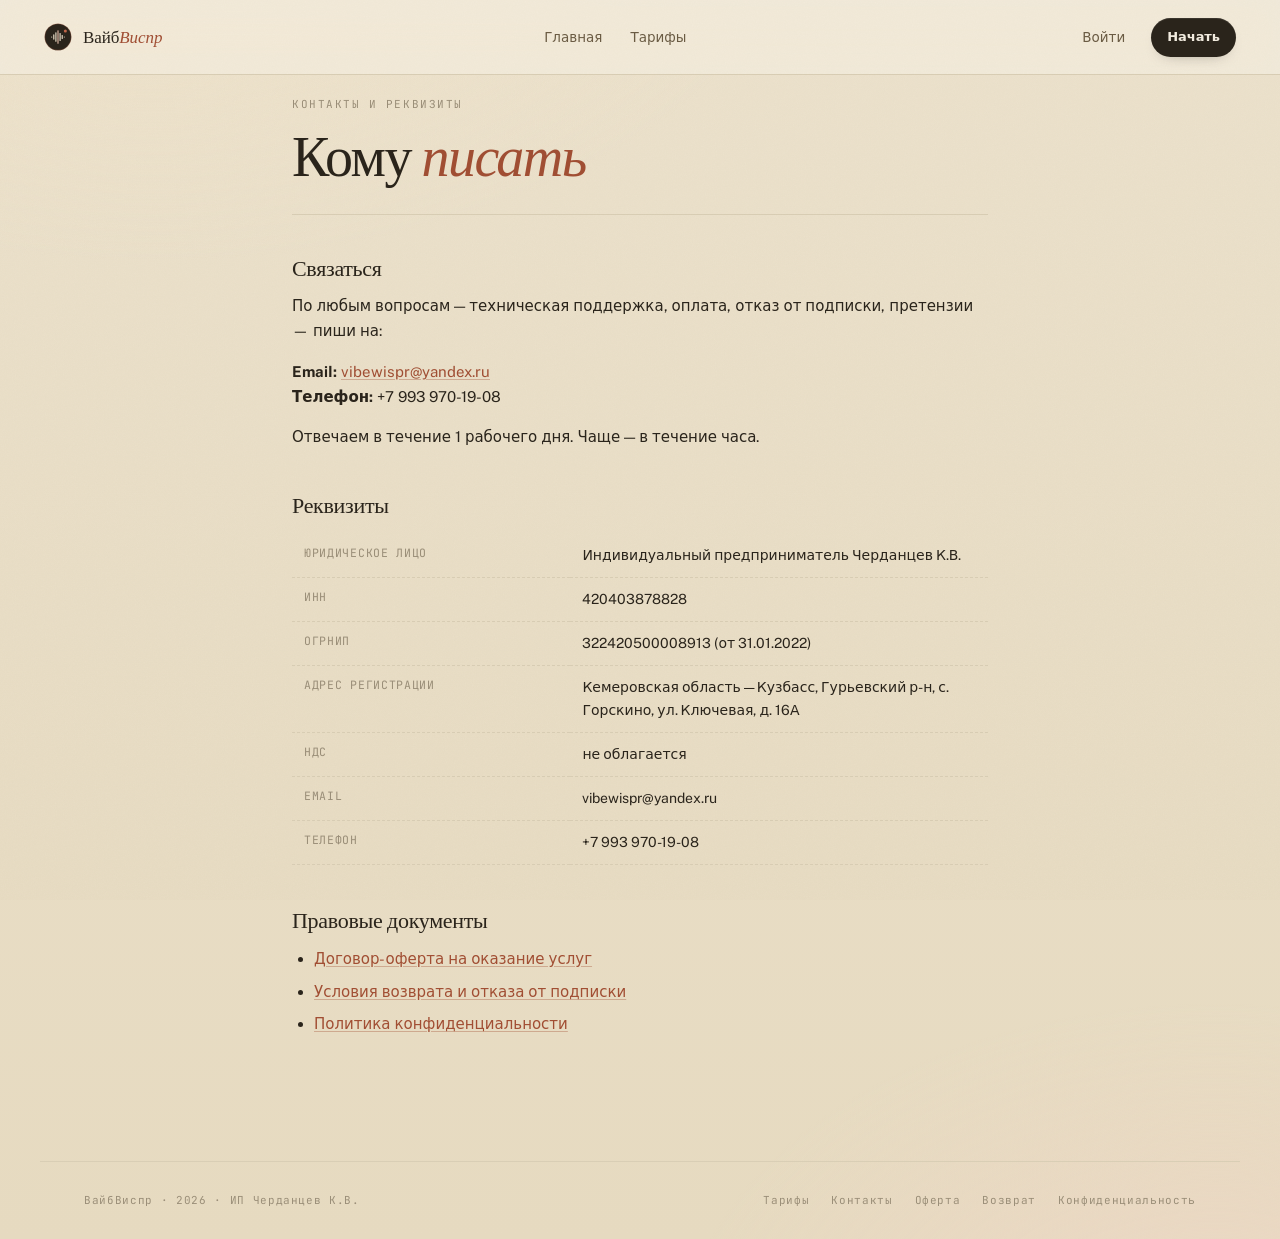
<file: contacts.html>
<!doctype html>
<html lang="ru">
<head>
<meta charset="utf-8" />
<meta name="viewport" content="width=device-width, initial-scale=1" />
<title>Контакты — ВайбВиспр</title>
<link rel="icon" type="image/png" href="assets/vibewispr-logo.png?v=2" />
<link rel="preconnect" href="https://fonts.googleapis.com" />
<link rel="preconnect" href="https://fonts.gstatic.com" crossorigin />
<link href="https://fonts.googleapis.com/css2?family=Fraunces:ital,opsz,wght@0,9..144,300;0,9..144,400;0,9..144,500;0,9..144,600;1,9..144,400;1,9..144,500&family=Public+Sans:wght@300;400;500;600;700&family=JetBrains+Mono:wght@400;500&display=swap" rel="stylesheet" />
<link rel="stylesheet" href="assets/styles.css" />
</head>
<body>

<svg width="0" height="0" style="position:absolute" aria-hidden="true">
  <defs>
    <symbol id="vw-mark" viewBox="0 0 40 40">
      <circle cx="20" cy="20" r="19" fill="#2A241B"/>
      <circle cx="20" cy="20" r="19" fill="none" stroke="#C2674A" stroke-opacity=".35" stroke-width="1"/>
      <g stroke="#F3E6CF" stroke-linecap="round" stroke-width="1.6">
        <line x1="11" y1="20" x2="11" y2="20"/>
        <line x1="14" y1="17" x2="14" y2="23"/>
        <line x1="17" y1="14" x2="17" y2="26"/>
        <line x1="20" y1="11" x2="20" y2="29" stroke="#E8BFAC"/>
        <line x1="23" y1="15" x2="23" y2="25"/>
        <line x1="26" y1="18" x2="26" y2="22"/>
        <line x1="29" y1="20" x2="29" y2="20"/>
      </g>
      <circle cx="30.5" cy="11.5" r="2.2" fill="#C2674A"/>
    </symbol>
  </defs>
</svg>

<nav class="nav">
  <a class="nav-brand" href="index.html">
    <svg class="mark" viewBox="0 0 40 40"><use href="#vw-mark"/></svg>
    <span class="name">Вайб<em>Виспр</em></span>
  </a>
  <div class="nav-links">
    <a href="index.html">Главная</a>
    <a href="pricing.html">Тарифы</a>
      </div>
  <div class="nav-right">
    <a class="nav-signin" href="login.html">Войти</a>
    <a class="nav-cta" href="register.html">Начать</a>
  </div>
</nav>

<main class="legal">
  <div class="legal-head fade d1">
    <span class="sub">Контакты и реквизиты</span>
    <h1>Кому <em>писать</em></h1>
  </div>

  <div class="legal-body fade d2">
    <h2>Связаться</h2>
    <p>
      По любым вопросам — техническая поддержка, оплата, отказ от подписки, претензии — пиши на:
    </p>
    <p>
      <strong>Email:</strong> <a href="mailto:vibewispr@yandex.ru">vibewispr@yandex.ru</a><br/>
      <strong>Телефон:</strong> +7 993 970-19-08
    </p>
    <p>
      Отвечаем в течение 1 рабочего дня. Чаще — в течение часа.
    </p>

    <h2>Реквизиты</h2>
    <table class="rq">
      <tr><td>Юридическое лицо</td><td>Индивидуальный предприниматель Черданцев К.В.</td></tr>
      <tr><td>ИНН</td><td>420403878828</td></tr>
      <tr><td>ОГРНИП</td><td>322420500008913 (от 31.01.2022)</td></tr>
      <tr><td>Адрес регистрации</td><td>Кемеровская область — Кузбасс, Гурьевский р-н, с. Горскино, ул. Ключевая, д. 16А</td></tr>
      <tr><td>НДС</td><td>не облагается</td></tr>
      <tr><td>Email</td><td>vibewispr@yandex.ru</td></tr>
      <tr><td>Телефон</td><td>+7 993 970-19-08</td></tr>
    </table>

    <h2>Правовые документы</h2>
    <ul>
      <li><a href="terms.html">Договор-оферта на оказание услуг</a></li>
      <li><a href="refund.html">Условия возврата и отказа от подписки</a></li>
      <li><a href="privacy.html">Политика конфиденциальности</a></li>
    </ul>
  </div>
</main>

<footer class="foot">
  <div>ВайбВиспр · 2026 · ИП Черданцев К.В.</div>
  <div class="foot-links">
    <a href="pricing.html">Тарифы</a>
    <a href="contacts.html">Контакты</a>
    <a href="terms.html">Оферта</a>
    <a href="refund.html">Возврат</a>
    <a href="privacy.html">Конфиденциальность</a>
      </div>
</footer>

</body>
</html>
</file>
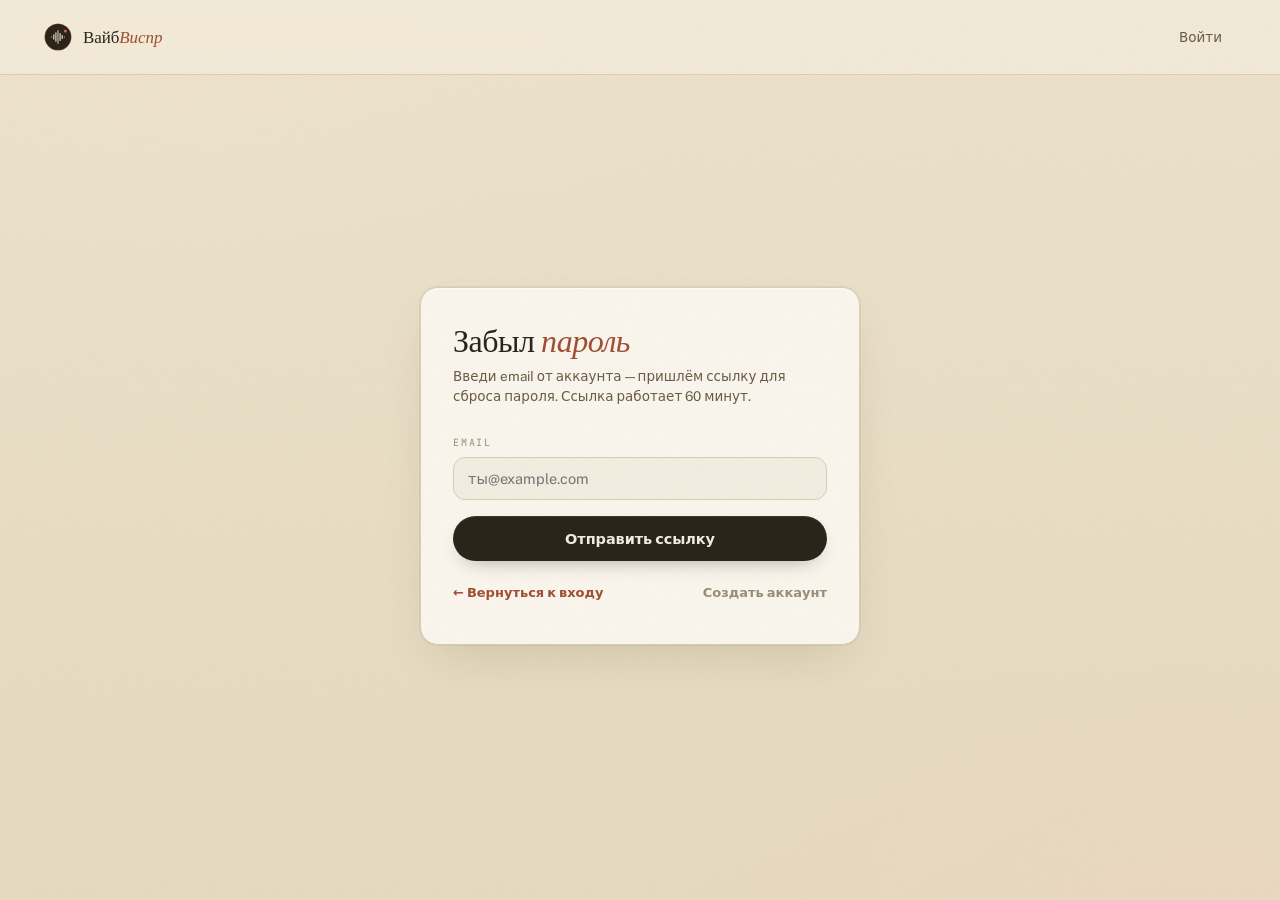
<file: forgot-password.html>
<!doctype html>
<html lang="ru">
<head>
<meta charset="utf-8" />
<meta name="viewport" content="width=device-width, initial-scale=1" />
<title>Забыл пароль — ВайбВиспр</title>
<link rel="icon" type="image/png" href="assets/vibewispr-logo.png?v=2" />
<link rel="preconnect" href="https://fonts.googleapis.com" />
<link rel="preconnect" href="https://fonts.gstatic.com" crossorigin />
<link href="https://fonts.googleapis.com/css2?family=Fraunces:ital,opsz,wght@0,9..144,300;0,9..144,400;0,9..144,500;0,9..144,600;1,9..144,400;1,9..144,500&family=Public+Sans:wght@300;400;500;600;700&family=JetBrains+Mono:wght@400;500&display=swap" rel="stylesheet" />
<link rel="stylesheet" href="assets/styles.css" />
</head>
<body>

<svg width="0" height="0" style="position:absolute" aria-hidden="true">
  <defs>
    <symbol id="vw-mark" viewBox="0 0 40 40">
      <circle cx="20" cy="20" r="19" fill="#2A241B"/>
      <circle cx="20" cy="20" r="19" fill="none" stroke="#C2674A" stroke-opacity=".35" stroke-width="1"/>
      <g stroke="#F3E6CF" stroke-linecap="round" stroke-width="1.6">
        <line x1="11" y1="20" x2="11" y2="20"/>
        <line x1="14" y1="17" x2="14" y2="23"/>
        <line x1="17" y1="14" x2="17" y2="26"/>
        <line x1="20" y1="11" x2="20" y2="29" stroke="#E8BFAC"/>
        <line x1="23" y1="15" x2="23" y2="25"/>
        <line x1="26" y1="18" x2="26" y2="22"/>
        <line x1="29" y1="20" x2="29" y2="20"/>
      </g>
      <circle cx="30.5" cy="11.5" r="2.2" fill="#C2674A"/>
    </symbol>
  </defs>
</svg>

<nav class="nav">
  <a class="nav-brand" href="index.html">
    <svg class="mark" viewBox="0 0 40 40"><use href="#vw-mark"/></svg>
    <span class="name">Вайб<em>Виспр</em></span>
  </a>
  <div class="nav-right">
    <a class="nav-signin" href="login.html">Войти</a>
  </div>
</nav>

<main class="auth-shell">
  <div class="auth-card fade d1">
    <div class="auth-card-head">
      <h1>Забыл <em>пароль</em></h1>
      <p>Введи email от аккаунта — пришлём ссылку для сброса пароля. Ссылка работает 60 минут.</p>
    </div>

    <div id="form-error" class="form-error" style="display:none"></div>
    <div id="form-ok" class="form-error" style="display:none; background:rgba(79,122,74,0.10); border-color:rgba(79,122,74,0.30); color:#3F6238;"></div>

    <form id="forgot-form" novalidate>
      <div class="field">
        <label for="email">Email</label>
        <input type="email" id="email" name="email" required autocomplete="email" placeholder="ты@example.com" />
      </div>

      <div class="auth-submit-row">
        <button type="submit" class="btn-primary" id="submit-btn">
          Отправить ссылку
        </button>
      </div>
    </form>

    <p class="auth-footer-line" style="display:flex; justify-content:space-between; gap:12px; flex-wrap:wrap;">
      <a href="login.html">← Вернуться к входу</a>
      <a href="register.html" style="color: var(--muted, #88806F);">Создать аккаунт</a>
    </p>
  </div>
</main>

<script src="assets/api.js?v=4"></script>
<script>
  const form = document.getElementById('forgot-form');
  const errorBox = document.getElementById('form-error');
  const okBox = document.getElementById('form-ok');
  const submitBtn = document.getElementById('submit-btn');

  function showError(msg) {
    errorBox.textContent = msg;
    errorBox.style.display = 'block';
    okBox.style.display = 'none';
  }
  function showOk(msg) {
    okBox.textContent = msg;
    okBox.style.display = 'block';
    errorBox.style.display = 'none';
  }

  form.addEventListener('submit', async (e) => {
    e.preventDefault();
    const email = form.email.value.trim();
    if (!email) { showError('Введи email'); return; }
    submitBtn.disabled = true;
    submitBtn.textContent = 'Отправляем…';
    try {
      const res = await VF.forgotPassword(email);
      showOk(res.message || 'Если такой email зарегистрирован — мы отправили ссылку для сброса. Проверь почту (и папку Спам).');
      form.email.value = '';
    } catch (err) {
      showError(err.message);
    } finally {
      submitBtn.disabled = false;
      submitBtn.textContent = 'Отправить ссылку';
    }
  });
</script>

</body>
</html>
</file>
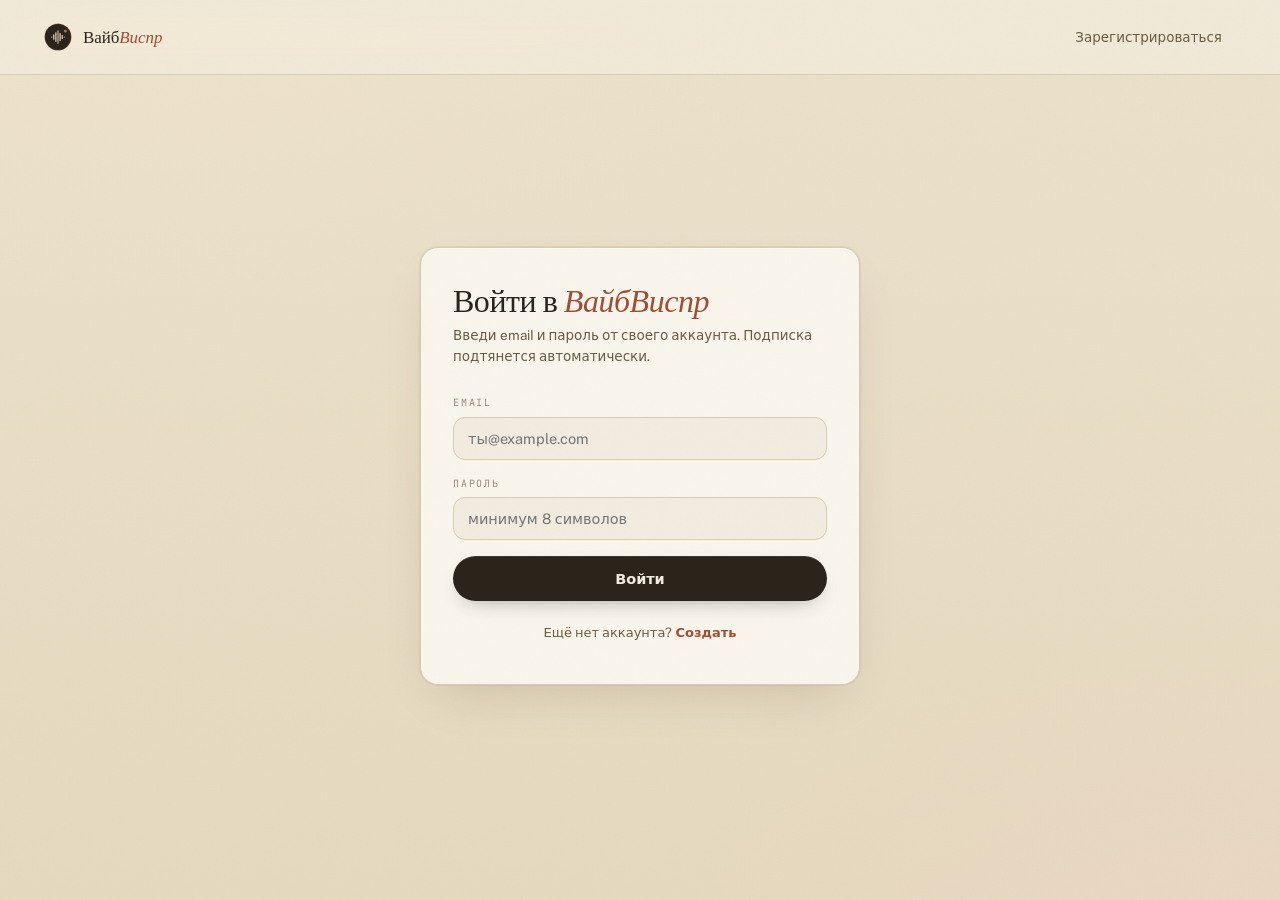
<file: login.html>
<!doctype html>
<html lang="ru">
<head>
<meta charset="utf-8" />
<meta name="viewport" content="width=device-width, initial-scale=1" />
<title>Вход — ВайбВиспр</title>
<link rel="icon" type="image/png" href="assets/vibewispr-logo.png?v=2" />
<link rel="preconnect" href="https://fonts.googleapis.com" />
<link rel="preconnect" href="https://fonts.gstatic.com" crossorigin />
<link href="https://fonts.googleapis.com/css2?family=Fraunces:ital,opsz,wght@0,9..144,300;0,9..144,400;0,9..144,500;0,9..144,600;1,9..144,400;1,9..144,500&family=Public+Sans:wght@300;400;500;600;700&family=JetBrains+Mono:wght@400;500&display=swap" rel="stylesheet" />
<link rel="stylesheet" href="assets/styles.css" />
</head>
<body>

<svg width="0" height="0" style="position:absolute" aria-hidden="true">
  <defs>
    <symbol id="vw-mark" viewBox="0 0 40 40">
      <circle cx="20" cy="20" r="19" fill="#2A241B"/>
      <circle cx="20" cy="20" r="19" fill="none" stroke="#C2674A" stroke-opacity=".35" stroke-width="1"/>
      <g stroke="#F3E6CF" stroke-linecap="round" stroke-width="1.6">
        <line x1="11" y1="20" x2="11" y2="20"/>
        <line x1="14" y1="17" x2="14" y2="23"/>
        <line x1="17" y1="14" x2="17" y2="26"/>
        <line x1="20" y1="11" x2="20" y2="29" stroke="#E8BFAC"/>
        <line x1="23" y1="15" x2="23" y2="25"/>
        <line x1="26" y1="18" x2="26" y2="22"/>
        <line x1="29" y1="20" x2="29" y2="20"/>
      </g>
      <circle cx="30.5" cy="11.5" r="2.2" fill="#C2674A"/>
    </symbol>
  </defs>
</svg>

<nav class="nav">
  <a class="nav-brand" href="index.html">
    <svg class="mark" viewBox="0 0 40 40"><use href="#vw-mark"/></svg>
    <span class="name">Вайб<em>Виспр</em></span>
  </a>
  <div class="nav-right">
    <a class="nav-signin" href="register.html">Зарегистрироваться</a>
  </div>
</nav>

<main class="auth-shell">
  <div class="auth-card fade d1">
    <div class="auth-card-head">
      <h1>Войти в <em>ВайбВиспр</em></h1>
      <p>Введи email и пароль от своего аккаунта. Подписка подтянется автоматически.</p>
    </div>

    <div id="form-error" class="form-error" style="display:none"></div>

    <form id="login-form" novalidate>
      <div class="field">
        <label for="email">Email</label>
        <input type="email" id="email" name="email" required autocomplete="email" placeholder="ты@example.com" />
      </div>
      <div class="field">
        <label for="password">Пароль</label>
        <input type="password" id="password" name="password" required autocomplete="current-password" minlength="8" placeholder="минимум 8 символов" />
      </div>

      <div class="auth-submit-row">
        <button type="submit" class="btn-primary" id="submit-btn">
          Войти
        </button>
      </div>
    </form>

    <p class="auth-footer-line">
      Ещё нет аккаунта? <a href="register.html">Создать</a>
    </p>
  </div>
</main>

<script src="assets/api.js?v=3"></script>
<script>
  if (VF.auth.isAuthenticated()) {
    window.location.replace('account.html');
  }

  const form = document.getElementById('login-form');
  const errorBox = document.getElementById('form-error');
  const submitBtn = document.getElementById('submit-btn');

  function showError(msg) {
    errorBox.textContent = msg;
    errorBox.style.display = 'block';
  }
  function clearError() {
    errorBox.textContent = '';
    errorBox.style.display = 'none';
  }

  form.addEventListener('submit', async (e) => {
    e.preventDefault();
    clearError();
    const email = form.email.value.trim();
    const password = form.password.value;
    if (!email || !password) {
      showError('Заполни email и пароль');
      return;
    }
    submitBtn.disabled = true;
    submitBtn.textContent = 'Заходим…';
    try {
      await VF.login(email, password);
      window.location.replace('account.html');
    } catch (err) {
      // Если у юзера непроверенный email — backend кидает специальную ошибку,
      // ведём на verify.html чтобы он ввёл код.
      if (err.needsVerification && err.email) {
        VF.showToast('Сначала подтверди email', 'info', 3000);
        setTimeout(() =>
          window.location.replace(`verify.html?email=${encodeURIComponent(err.email)}`),
          800);
        return;
      }
      showError(err.message);
      submitBtn.disabled = false;
      submitBtn.textContent = 'Войти';
    }
  });
</script>

</body>
</html>
</file>
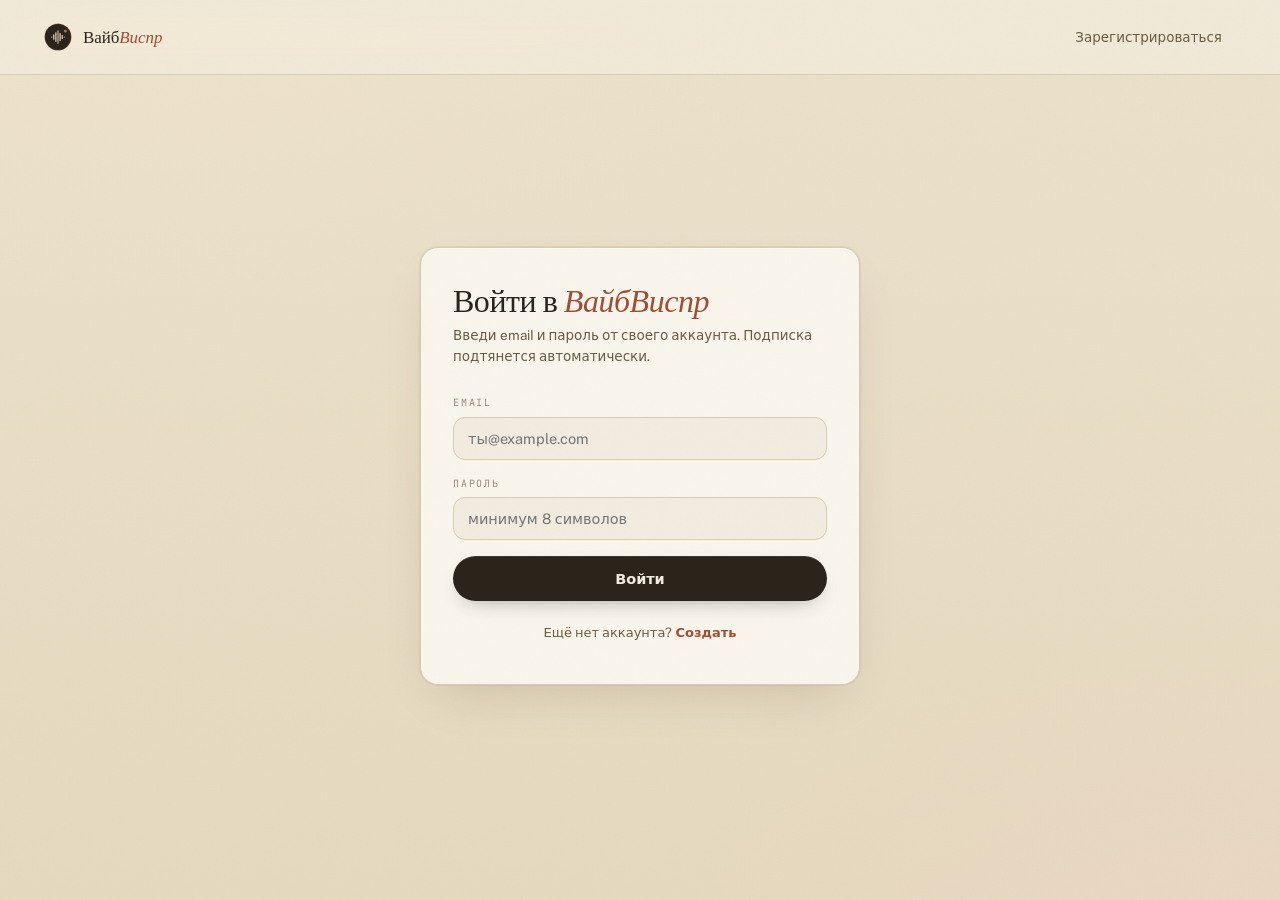
<file: paid-failed.html>
<!doctype html>
<html lang="ru">
<head>
  <meta charset="utf-8" />
  <title>Платёж не прошёл — ВайбВиспр</title>
  <meta http-equiv="refresh" content="0;url=account.html?paid=0" />
  <script>
    // Robokassa редиректит юзера сюда при отмене / ошибке оплаты. Перенаправляем
    // на account.html с флагом неуспеха — там покажется toast и юзер увидит свой
    // текущий план.
    window.location.replace('/account.html?paid=0');
  </script>
</head>
<body>
  <p style="font-family: sans-serif; padding: 40px; color: #2A2520; background: #F5EFE3;">
    Платёж не прошёл. Перенаправляем…
  </p>
</body>
</html>
</file>
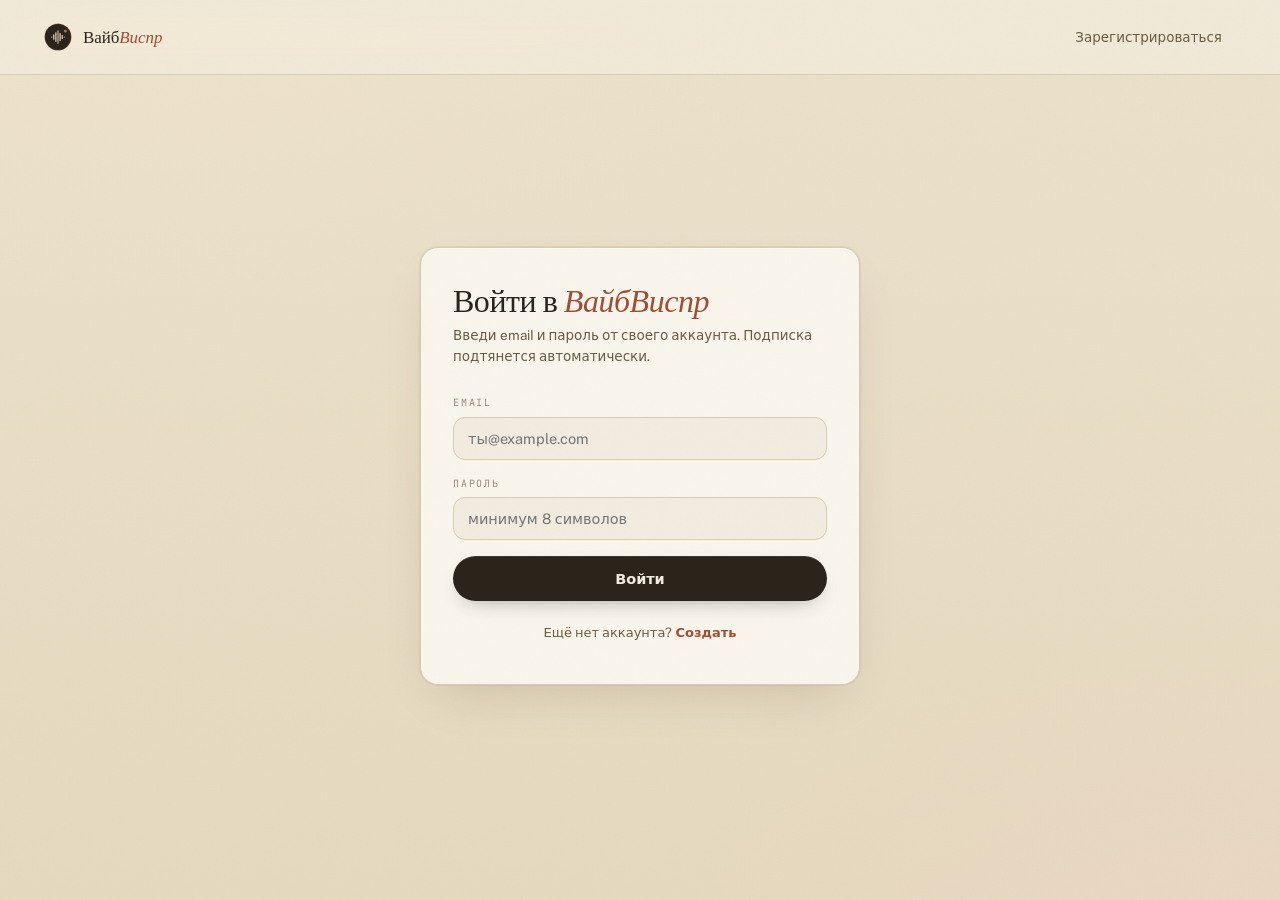
<file: paid.html>
<!doctype html>
<html lang="ru">
<head>
  <meta charset="utf-8" />
  <title>Платёж прошёл — ВайбВиспр</title>
  <meta http-equiv="refresh" content="0;url=account.html?paid=1" />
  <script>
    // Robokassa редиректит юзера на этот URL после успешной оплаты с GET-параметрами
    // (InvId, OutSum, etc). Просто перенаправляем дальше на account.html — там
    // уже есть логика показать toast и обновить план.
    window.location.replace('/account.html?paid=1');
  </script>
</head>
<body>
  <p style="font-family: sans-serif; padding: 40px; color: #2A2520; background: #F5EFE3;">
    Платёж прошёл. Перенаправляем в личный кабинет…
  </p>
</body>
</html>
</file>
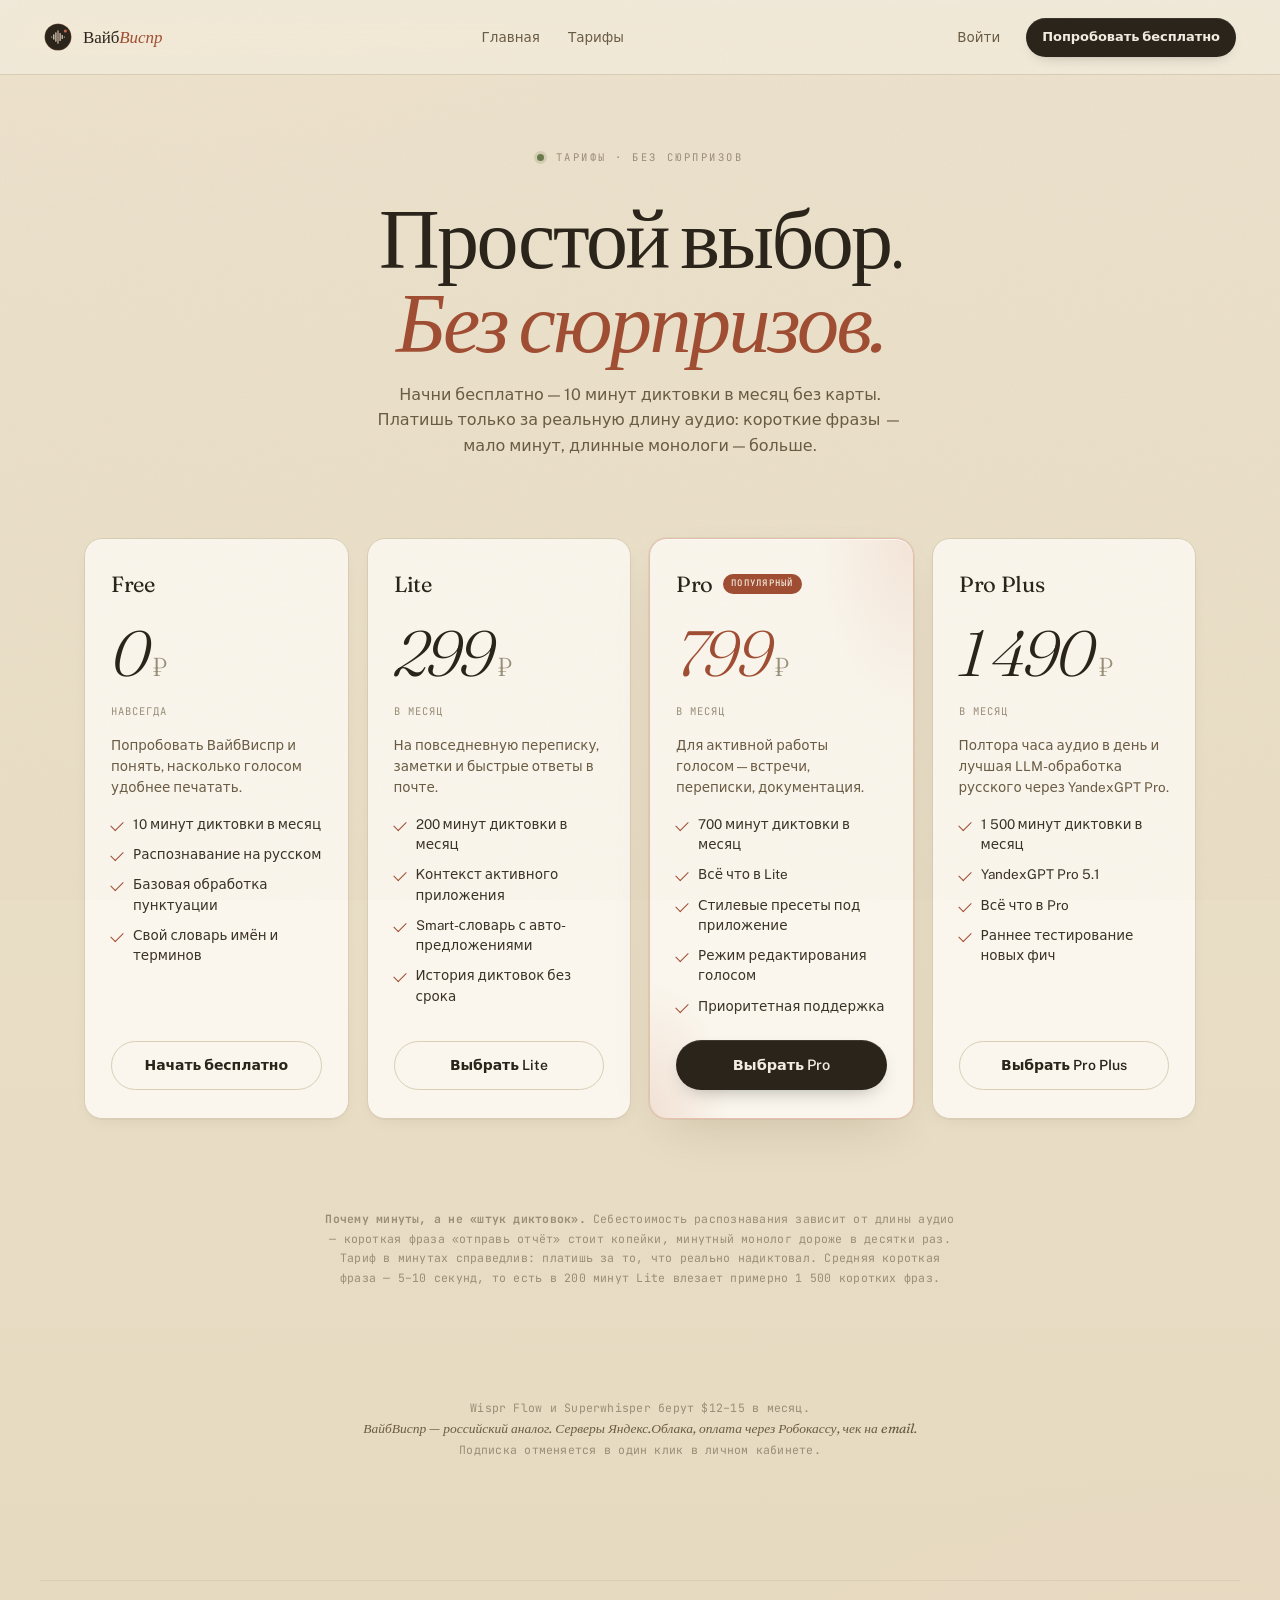
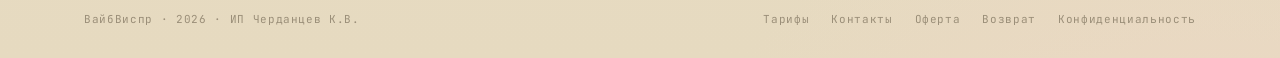
<file: pricing.html>
<!doctype html>
<html lang="ru">
<head>
<meta charset="utf-8" />
<meta name="viewport" content="width=device-width, initial-scale=1" />
<title>Тарифы — ВайбВиспр</title>
<meta name="description" content="Тарифы ВайбВиспр — голосовая диктовка для Mac на русском. Тарификация по минутам аудио. От бесплатного Free 10 минут до Pro Plus 1 500 минут в месяц." />
<link rel="icon" type="image/png" href="assets/vibewispr-logo.png?v=2" />
<link rel="preconnect" href="https://fonts.googleapis.com" />
<link rel="preconnect" href="https://fonts.gstatic.com" crossorigin />
<link href="https://fonts.googleapis.com/css2?family=Fraunces:ital,opsz,wght@0,9..144,300;0,9..144,400;0,9..144,500;0,9..144,600;1,9..144,400;1,9..144,500&family=Public+Sans:wght@300;400;500;600;700&family=JetBrains+Mono:wght@400;500&display=swap" rel="stylesheet" />
<link rel="stylesheet" href="assets/styles.css" />
<style>
  .price-hero{
    max-width: 1200px;
    margin: 0 auto;
    padding: 144px 44px 40px;
    text-align: center;
  }
  @media (max-width: 760px){ .price-hero{ padding: 116px 22px 28px; } }
  .price-hero .eyebrow{ justify-content: center; margin-bottom: 30px; }
  .price-hero h1{
    font-family: var(--display);
    font-weight: 300;
    font-size: clamp(44px, 7vw, 84px);
    line-height: 1.0;
    letter-spacing: -0.03em;
    margin: 0 0 18px;
    color: var(--ink);
  }
  .price-hero h1 em{
    font-style: italic;
    color: var(--coral-deep);
    font-weight: 400;
  }
  .price-hero p{
    max-width: 540px;
    margin: 0 auto;
    font-family: var(--body);
    font-size: 16px;
    line-height: 1.6;
    color: var(--warm);
  }

  .price-tiers{
    max-width: 1200px;
    margin: 0 auto;
    padding: 40px 44px 60px;
    display: grid;
    gap: 18px;
    grid-template-columns: repeat(4, minmax(0, 1fr));
  }
  @media (max-width: 1100px){ .price-tiers{ grid-template-columns: repeat(2, minmax(0, 1fr)); } }
  @media (max-width: 640px){ .price-tiers{ grid-template-columns: 1fr; padding: 30px 22px 50px; } }

  .tier{
    position: relative;
    background: var(--surface);
    border: 1px solid var(--hair);
    border-radius: var(--radius-l);
    padding: 28px 26px;
    display: flex;
    flex-direction: column;
    gap: 16px;
    box-shadow: var(--shadow-1);
    transition: transform .35s cubic-bezier(.2,.8,.2,1), box-shadow .35s ease;
  }
  .tier:hover{
    transform: translateY(-3px);
    box-shadow: var(--shadow-2);
  }
  .tier.featured{
    background:
      radial-gradient(60% 50% at 100% 0%, rgba(232, 191, 172, 0.30) 0%, transparent 60%),
      radial-gradient(50% 40% at 0% 100%, rgba(194, 103, 74, 0.15) 0%, transparent 60%),
      var(--surface);
    border-color: var(--coral-soft);
    box-shadow: var(--shadow-card);
  }
  .tier-name{
    font-family: var(--display);
    font-weight: 400;
    font-size: 22px;
    letter-spacing: -0.015em;
    color: var(--ink);
    display: flex; align-items: center; gap: 10px;
  }
  .tier-badge{
    font-family: var(--mono);
    font-size: 9px;
    letter-spacing: 0.14em;
    padding: 3px 8px;
    border-radius: 999px;
    background: var(--coral-deep);
    color: var(--paper);
    text-transform: uppercase;
    font-weight: 500;
  }

  .tier-price{
    display: flex; align-items: baseline; gap: 4px;
    margin-top: 4px;
  }
  .tier-price .num{
    font-family: var(--display);
    font-style: italic;
    font-weight: 300;
    font-size: clamp(46px, 5vw, 68px);
    line-height: 0.96;
    letter-spacing: -0.04em;
    color: var(--ink);
  }
  .tier.featured .tier-price .num{ color: var(--coral-deep); }
  .tier-price .currency{
    color: var(--muted);
    font-family: var(--display);
    font-size: 26px;
    font-weight: 300;
  }
  .tier-period{
    font-family: var(--mono);
    font-size: 10.5px;
    color: var(--muted);
    letter-spacing: 0.10em;
    text-transform: uppercase;
  }
  .tier-desc{
    color: var(--warm);
    font-size: 13.5px;
    line-height: 1.55;
    margin: 0;
  }
  .tier-bullets{
    margin: 0;
    padding: 0;
    list-style: none;
    display: flex;
    flex-direction: column;
    gap: 10px;
    flex: 1;
  }
  .tier-bullets li{
    position: relative;
    padding-left: 22px;
    font-size: 13.5px;
    color: var(--ink-2);
    line-height: 1.5;
    font-family: var(--body);
  }
  .tier-bullets li::before{
    content: '';
    position: absolute;
    left: 0; top: 7px;
    width: 11px; height: 6px;
    border-left: 1.6px solid var(--coral-deep);
    border-bottom: 1.6px solid var(--coral-deep);
    transform: rotate(-45deg);
  }
  .tier-cta{
    width: 100%;
    margin-top: 8px;
  }

  .compare-note{
    max-width: 720px;
    margin: 0 auto;
    padding: 30px 44px 80px;
    font-family: var(--mono);
    font-size: 11.5px;
    color: var(--muted);
    text-align: center;
    line-height: 1.7;
    letter-spacing: 0.02em;
  }
  .compare-note .quoted{
    font-family: var(--display);
    font-style: italic;
    color: var(--warm);
    letter-spacing: 0;
    font-size: 13.5px;
  }
</style>
</head>
<body>

<!-- бренд-эмблема -->
<svg width="0" height="0" style="position:absolute" aria-hidden="true">
  <defs>
    <symbol id="vw-mark" viewBox="0 0 40 40">
      <circle cx="20" cy="20" r="19" fill="#2A241B"/>
      <circle cx="20" cy="20" r="19" fill="none" stroke="#C2674A" stroke-opacity=".35" stroke-width="1"/>
      <g stroke="#F3E6CF" stroke-linecap="round" stroke-width="1.6">
        <line x1="11" y1="20" x2="11" y2="20"/>
        <line x1="14" y1="17" x2="14" y2="23"/>
        <line x1="17" y1="14" x2="17" y2="26"/>
        <line x1="20" y1="11" x2="20" y2="29" stroke="#E8BFAC"/>
        <line x1="23" y1="15" x2="23" y2="25"/>
        <line x1="26" y1="18" x2="26" y2="22"/>
        <line x1="29" y1="20" x2="29" y2="20"/>
      </g>
      <circle cx="30.5" cy="11.5" r="2.2" fill="#C2674A"/>
    </symbol>
  </defs>
</svg>

<nav class="nav">
  <a class="nav-brand" href="index.html">
    <svg class="mark" viewBox="0 0 40 40"><use href="#vw-mark"/></svg>
    <span class="name">Вайб<em>Виспр</em></span>
  </a>
  <div class="nav-links">
    <a href="index.html">Главная</a>
    <a href="pricing.html">Тарифы</a>
      </div>
  <div class="nav-right">
    <a class="nav-signin" href="login.html">Войти</a>
    <a class="nav-cta" href="register.html">Попробовать бесплатно</a>
  </div>
</nav>

<main>
  <section class="price-hero">
    <div class="eyebrow fade d1">
      <span class="pulse"></span>
      <span>Тарифы · Без сюрпризов</span>
    </div>
    <h1 class="fade d2">Простой выбор.<br/><em>Без сюрпризов.</em></h1>
    <p class="fade d3">
      Начни бесплатно — 10 минут диктовки в месяц без карты. Платишь только за реальную длину аудио: короткие фразы — мало минут, длинные монологи — больше.
    </p>
  </section>

  <section class="price-tiers">
    <!-- Free -->
    <article class="tier fade d2">
      <div class="tier-name">Free</div>
      <div class="tier-price">
        <span class="num">0</span>
        <span class="currency">₽</span>
      </div>
      <div class="tier-period">навсегда</div>
      <p class="tier-desc">Попробовать ВайбВиспр и понять, насколько голосом удобнее печатать.</p>
      <ul class="tier-bullets">
        <li>10 минут диктовки в месяц</li>
        <li>Распознавание на русском</li>
        <li>Базовая обработка пунктуации</li>
        <li>Свой словарь имён и терминов</li>
      </ul>
      <a class="btn-secondary tier-cta" href="register.html">Начать бесплатно</a>
    </article>

    <!-- Lite -->
    <article class="tier fade d3">
      <div class="tier-name">Lite</div>
      <div class="tier-price">
        <span class="num">299</span>
        <span class="currency">₽</span>
      </div>
      <div class="tier-period">в месяц</div>
      <p class="tier-desc">На повседневную переписку, заметки и быстрые ответы в почте.</p>
      <ul class="tier-bullets">
        <li>200 минут диктовки в месяц</li>
        <li>Контекст активного приложения</li>
        <li>Smart-словарь с авто-предложениями</li>
        <li>История диктовок без срока</li>
      </ul>
      <a class="btn-secondary tier-cta" data-checkout="PRO_LITE" href="register.html">Выбрать Lite</a>
    </article>

    <!-- Pro — featured -->
    <article class="tier featured fade d4">
      <div class="tier-name">
        Pro
        <span class="tier-badge">Популярный</span>
      </div>
      <div class="tier-price">
        <span class="num">799</span>
        <span class="currency">₽</span>
      </div>
      <div class="tier-period">в месяц</div>
      <p class="tier-desc">Для активной работы голосом — встречи, переписки, документация.</p>
      <ul class="tier-bullets">
        <li>700 минут диктовки в месяц</li>
        <li>Всё что в Lite</li>
        <li>Стилевые пресеты под приложение</li>
        <li>Режим редактирования голосом</li>
        <li>Приоритетная поддержка</li>
      </ul>
      <a class="btn-primary tier-cta" data-checkout="PRO" href="register.html">Выбрать Pro</a>
    </article>

    <!-- Pro Plus -->
    <article class="tier fade d5">
      <div class="tier-name">Pro Plus</div>
      <div class="tier-price">
        <span class="num">1&thinsp;490</span>
        <span class="currency">₽</span>
      </div>
      <div class="tier-period">в месяц</div>
      <p class="tier-desc">Полтора часа аудио в день и лучшая LLM-обработка русского через YandexGPT Pro.</p>
      <ul class="tier-bullets">
        <li>1 500 минут диктовки в месяц</li>
        <li>YandexGPT Pro 5.1</li>
        <li>Всё что в Pro</li>
        <li>Раннее тестирование новых фич</li>
      </ul>
      <a class="btn-secondary tier-cta" data-checkout="PRO_PLUS" href="register.html">Выбрать Pro Plus</a>
    </article>
  </section>

  <p class="compare-note fade d6">
    <strong>Почему минуты, а не «штук диктовок».</strong> Себестоимость распознавания зависит от длины аудио — короткая фраза «отправь отчёт» стоит копейки, минутный монолог дороже в десятки раз. Тариф в минутах справедлив: платишь за то, что реально надиктовал. Средняя короткая фраза — 5–10 секунд, то есть в 200 минут Lite влезает примерно 1 500 коротких фраз.
  </p>

  <p class="compare-note fade d6">
    Wispr Flow и Superwhisper берут $12–15 в месяц.<br/>
    <span class="quoted">ВайбВиспр — российский аналог. Серверы Яндекс.Облака, оплата через Робокассу, чек на email.</span><br/>
    Подписка отменяется в один клик в личном кабинете.
  </p>
</main>

<footer class="foot">
  <div>ВайбВиспр · 2026 · ИП Черданцев К.В.</div>
  <div class="foot-links">
    <a href="pricing.html">Тарифы</a>
    <a href="contacts.html">Контакты</a>
    <a href="terms.html">Оферта</a>
    <a href="refund.html">Возврат</a>
    <a href="privacy.html">Конфиденциальность</a>
      </div>
</footer>

<script src="assets/api.js?v=3"></script>
<script>
  document.querySelectorAll('[data-checkout]').forEach((el) => {
    el.addEventListener('click', async (e) => {
      const planId = el.dataset.checkout;
      if (!VF.auth.isAuthenticated()) {
        e.preventDefault();
        sessionStorage.setItem('vf_pending_plan', planId);
        window.location.href = 'register.html?plan=' + planId;
        return;
      }
      e.preventDefault();
      try {
        el.textContent = 'Создаём платёж…';
        const res = await VF.startCheckout(planId);
        window.location.href = res.checkoutUrl;
      } catch (err) {
        VF.showToast(err.message, 'danger');
        el.textContent = 'Попробовать ещё';
      }
    });
  });
</script>

</body>
</html>
</file>
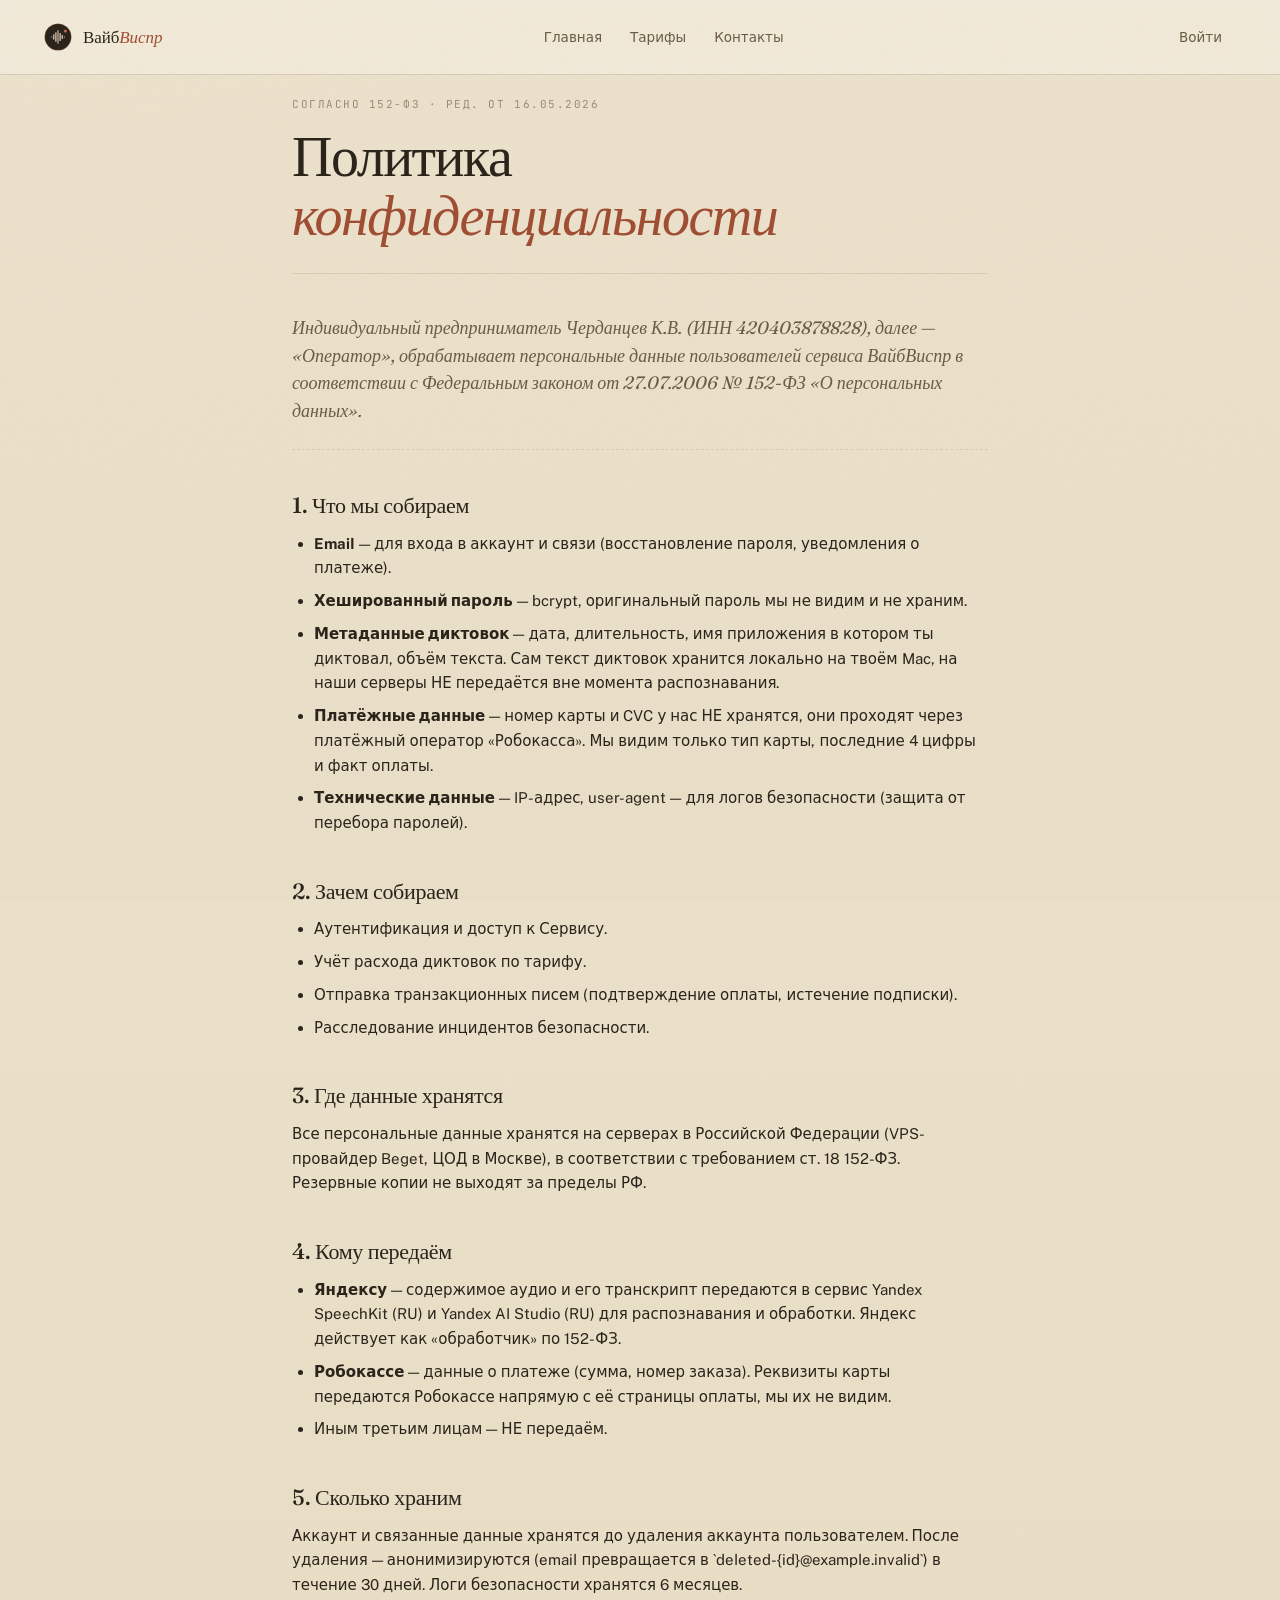
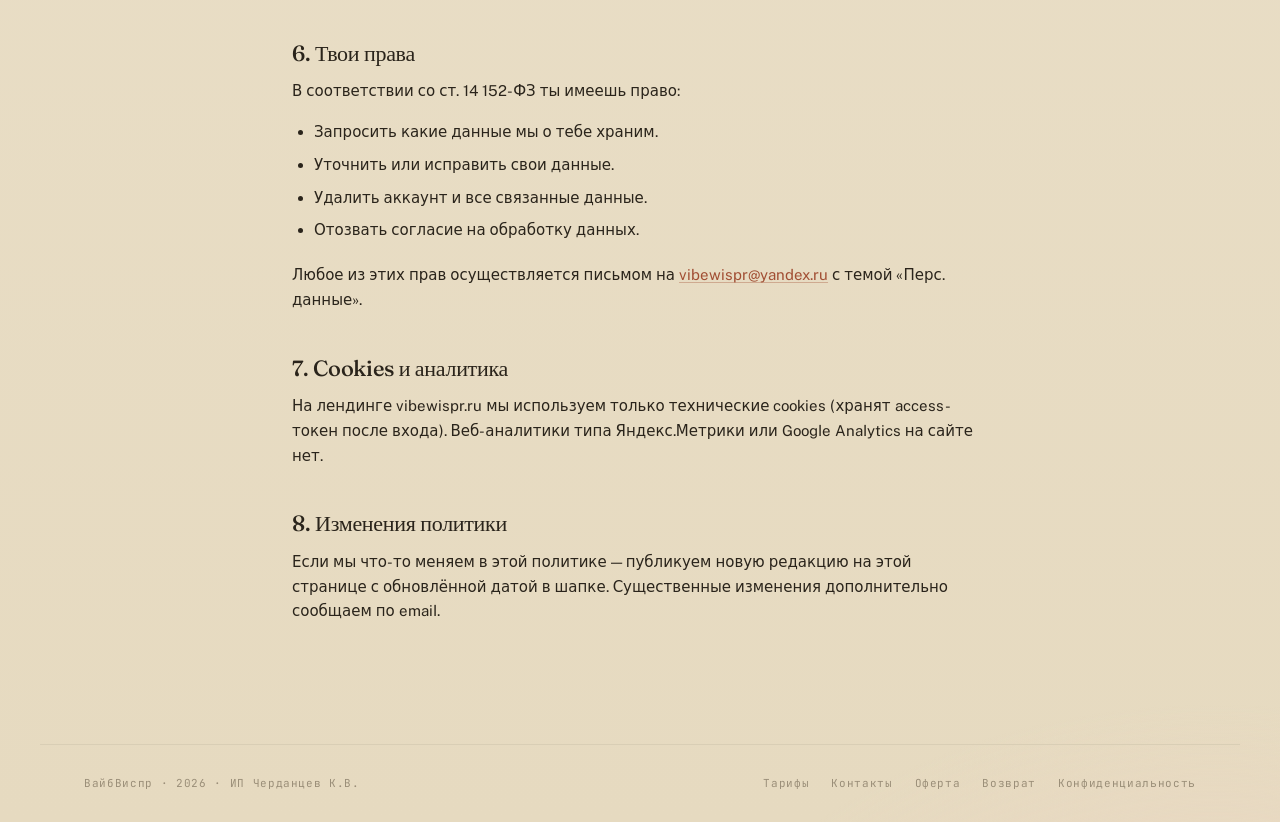
<file: privacy.html>
<!doctype html>
<html lang="ru">
<head>
<meta charset="utf-8" />
<meta name="viewport" content="width=device-width, initial-scale=1" />
<title>Конфиденциальность — ВайбВиспр</title>
<link rel="icon" type="image/png" href="assets/vibewispr-logo.png?v=2" />
<link rel="preconnect" href="https://fonts.googleapis.com" />
<link rel="preconnect" href="https://fonts.gstatic.com" crossorigin />
<link href="https://fonts.googleapis.com/css2?family=Fraunces:ital,opsz,wght@0,9..144,300;0,9..144,400;0,9..144,500;0,9..144,600;1,9..144,400;1,9..144,500&family=Public+Sans:wght@300;400;500;600;700&family=JetBrains+Mono:wght@400;500&display=swap" rel="stylesheet" />
<link rel="stylesheet" href="assets/styles.css" />
</head>
<body>

<svg width="0" height="0" style="position:absolute" aria-hidden="true">
  <defs>
    <symbol id="vw-mark" viewBox="0 0 40 40">
      <circle cx="20" cy="20" r="19" fill="#2A241B"/>
      <circle cx="20" cy="20" r="19" fill="none" stroke="#C2674A" stroke-opacity=".35" stroke-width="1"/>
      <g stroke="#F3E6CF" stroke-linecap="round" stroke-width="1.6">
        <line x1="11" y1="20" x2="11" y2="20"/>
        <line x1="14" y1="17" x2="14" y2="23"/>
        <line x1="17" y1="14" x2="17" y2="26"/>
        <line x1="20" y1="11" x2="20" y2="29" stroke="#E8BFAC"/>
        <line x1="23" y1="15" x2="23" y2="25"/>
        <line x1="26" y1="18" x2="26" y2="22"/>
        <line x1="29" y1="20" x2="29" y2="20"/>
      </g>
      <circle cx="30.5" cy="11.5" r="2.2" fill="#C2674A"/>
    </symbol>
  </defs>
</svg>

<nav class="nav">
  <a class="nav-brand" href="index.html">
    <svg class="mark" viewBox="0 0 40 40"><use href="#vw-mark"/></svg>
    <span class="name">Вайб<em>Виспр</em></span>
  </a>
  <div class="nav-links">
    <a href="index.html">Главная</a>
    <a href="pricing.html">Тарифы</a>
    <a href="contacts.html">Контакты</a>
  </div>
  <div class="nav-right">
    <a class="nav-signin" href="login.html">Войти</a>
  </div>
</nav>

<main class="legal">
  <div class="legal-head fade d1">
    <span class="sub">Согласно 152-ФЗ · ред. от 16.05.2026</span>
    <h1>Политика <em>конфиденциальности</em></h1>
  </div>

  <div class="legal-body fade d2">
    <p class="legal-lede">
      Индивидуальный предприниматель Черданцев К.В. (ИНН 420403878828), далее — «Оператор», обрабатывает персональные данные пользователей сервиса ВайбВиспр в соответствии с Федеральным законом от 27.07.2006 № 152-ФЗ «О персональных данных».
    </p>

    <h2>1. Что мы собираем</h2>
    <ul>
      <li><strong>Email</strong> — для входа в аккаунт и связи (восстановление пароля, уведомления о платеже).</li>
      <li><strong>Хешированный пароль</strong> — bcrypt, оригинальный пароль мы не видим и не храним.</li>
      <li><strong>Метаданные диктовок</strong> — дата, длительность, имя приложения в котором ты диктовал, объём текста. Сам текст диктовок хранится локально на твоём Mac, на наши серверы НЕ передаётся вне момента распознавания.</li>
      <li><strong>Платёжные данные</strong> — номер карты и CVC у нас НЕ хранятся, они проходят через платёжный оператор «Робокасса». Мы видим только тип карты, последние 4 цифры и факт оплаты.</li>
      <li><strong>Технические данные</strong> — IP-адрес, user-agent — для логов безопасности (защита от перебора паролей).</li>
    </ul>

    <h2>2. Зачем собираем</h2>
    <ul>
      <li>Аутентификация и доступ к Сервису.</li>
      <li>Учёт расхода диктовок по тарифу.</li>
      <li>Отправка транзакционных писем (подтверждение оплаты, истечение подписки).</li>
      <li>Расследование инцидентов безопасности.</li>
    </ul>

    <h2>3. Где данные хранятся</h2>
    <p>
      Все персональные данные хранятся на серверах в Российской Федерации (VPS-провайдер Beget, ЦОД в Москве), в соответствии с требованием ст. 18 152-ФЗ. Резервные копии не выходят за пределы РФ.
    </p>

    <h2>4. Кому передаём</h2>
    <ul>
      <li><strong>Яндексу</strong> — содержимое аудио и его транскрипт передаются в сервис Yandex SpeechKit (RU) и Yandex AI Studio (RU) для распознавания и обработки. Яндекс действует как «обработчик» по 152-ФЗ.</li>
      <li><strong>Робокассе</strong> — данные о платеже (сумма, номер заказа). Реквизиты карты передаются Робокассе напрямую с её страницы оплаты, мы их не видим.</li>
      <li>Иным третьим лицам — НЕ передаём.</li>
    </ul>

    <h2>5. Сколько храним</h2>
    <p>
      Аккаунт и связанные данные хранятся до удаления аккаунта пользователем. После удаления — анонимизируются (email превращается в `deleted-{id}@example.invalid`) в течение 30 дней. Логи безопасности хранятся 6 месяцев.
    </p>

    <h2>6. Твои права</h2>
    <p>
      В соответствии со ст. 14 152-ФЗ ты имеешь право:
    </p>
    <ul>
      <li>Запросить какие данные мы о тебе храним.</li>
      <li>Уточнить или исправить свои данные.</li>
      <li>Удалить аккаунт и все связанные данные.</li>
      <li>Отозвать согласие на обработку данных.</li>
    </ul>
    <p>
      Любое из этих прав осуществляется письмом на <a href="mailto:vibewispr@yandex.ru">vibewispr@yandex.ru</a> с темой «Перс. данные».
    </p>

    <h2>7. Cookies и аналитика</h2>
    <p>
      На лендинге vibewispr.ru мы используем только технические cookies (хранят access-токен после входа). Веб-аналитики типа Яндекс.Метрики или Google Analytics на сайте нет.
    </p>

    <h2>8. Изменения политики</h2>
    <p>
      Если мы что-то меняем в этой политике — публикуем новую редакцию на этой странице с обновлённой датой в шапке. Существенные изменения дополнительно сообщаем по email.
    </p>
  </div>
</main>

<footer class="foot">
  <div>ВайбВиспр · 2026 · ИП Черданцев К.В.</div>
  <div class="foot-links">
    <a href="pricing.html">Тарифы</a>
    <a href="contacts.html">Контакты</a>
    <a href="terms.html">Оферта</a>
    <a href="refund.html">Возврат</a>
    <a href="privacy.html">Конфиденциальность</a>
      </div>
</footer>

</body>
</html>
</file>
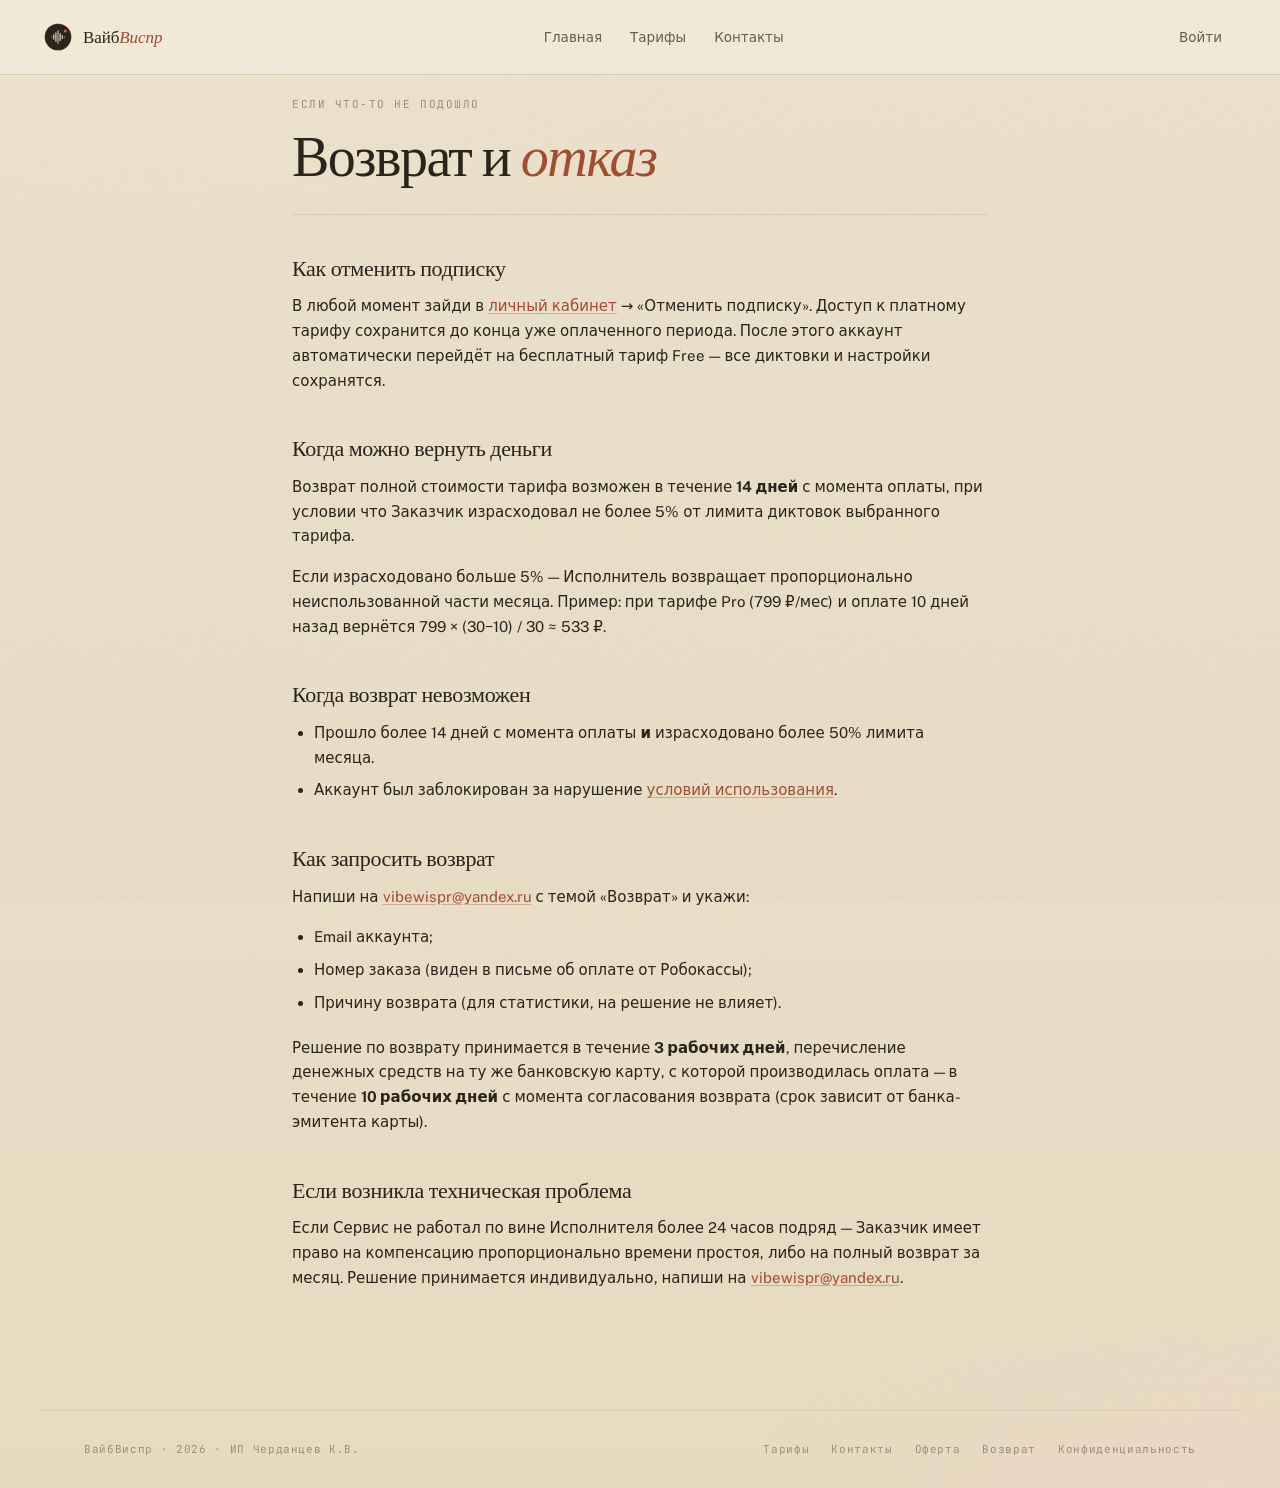
<file: refund.html>
<!doctype html>
<html lang="ru">
<head>
<meta charset="utf-8" />
<meta name="viewport" content="width=device-width, initial-scale=1" />
<title>Возврат и отказ — ВайбВиспр</title>
<link rel="icon" type="image/png" href="assets/vibewispr-logo.png?v=2" />
<link rel="preconnect" href="https://fonts.googleapis.com" />
<link rel="preconnect" href="https://fonts.gstatic.com" crossorigin />
<link href="https://fonts.googleapis.com/css2?family=Fraunces:ital,opsz,wght@0,9..144,300;0,9..144,400;0,9..144,500;0,9..144,600;1,9..144,400;1,9..144,500&family=Public+Sans:wght@300;400;500;600;700&family=JetBrains+Mono:wght@400;500&display=swap" rel="stylesheet" />
<link rel="stylesheet" href="assets/styles.css" />
</head>
<body>

<svg width="0" height="0" style="position:absolute" aria-hidden="true">
  <defs>
    <symbol id="vw-mark" viewBox="0 0 40 40">
      <circle cx="20" cy="20" r="19" fill="#2A241B"/>
      <circle cx="20" cy="20" r="19" fill="none" stroke="#C2674A" stroke-opacity=".35" stroke-width="1"/>
      <g stroke="#F3E6CF" stroke-linecap="round" stroke-width="1.6">
        <line x1="11" y1="20" x2="11" y2="20"/>
        <line x1="14" y1="17" x2="14" y2="23"/>
        <line x1="17" y1="14" x2="17" y2="26"/>
        <line x1="20" y1="11" x2="20" y2="29" stroke="#E8BFAC"/>
        <line x1="23" y1="15" x2="23" y2="25"/>
        <line x1="26" y1="18" x2="26" y2="22"/>
        <line x1="29" y1="20" x2="29" y2="20"/>
      </g>
      <circle cx="30.5" cy="11.5" r="2.2" fill="#C2674A"/>
    </symbol>
  </defs>
</svg>

<nav class="nav">
  <a class="nav-brand" href="index.html">
    <svg class="mark" viewBox="0 0 40 40"><use href="#vw-mark"/></svg>
    <span class="name">Вайб<em>Виспр</em></span>
  </a>
  <div class="nav-links">
    <a href="index.html">Главная</a>
    <a href="pricing.html">Тарифы</a>
    <a href="contacts.html">Контакты</a>
  </div>
  <div class="nav-right">
    <a class="nav-signin" href="login.html">Войти</a>
  </div>
</nav>

<main class="legal">
  <div class="legal-head fade d1">
    <span class="sub">Если что-то не подошло</span>
    <h1>Возврат и <em>отказ</em></h1>
  </div>

  <div class="legal-body fade d2">
    <h2>Как отменить подписку</h2>
    <p>
      В любой момент зайди в <a href="account.html">личный кабинет</a> → «Отменить подписку».
      Доступ к платному тарифу сохранится до конца уже оплаченного периода. После этого аккаунт автоматически перейдёт на бесплатный тариф Free — все диктовки и настройки сохранятся.
    </p>

    <h2>Когда можно вернуть деньги</h2>
    <p>
      Возврат полной стоимости тарифа возможен в течение <strong>14 дней</strong> с момента оплаты, при условии что Заказчик израсходовал не более 5% от лимита диктовок выбранного тарифа.
    </p>
    <p>
      Если израсходовано больше 5% — Исполнитель возвращает пропорционально неиспользованной части месяца. Пример: при тарифе Pro (799 ₽/мес) и оплате 10 дней назад вернётся 799 × (30−10) / 30 ≈ 533 ₽.
    </p>

    <h2>Когда возврат невозможен</h2>
    <ul>
      <li>Прошло более 14 дней с момента оплаты <strong>и</strong> израсходовано более 50% лимита месяца.</li>
      <li>Аккаунт был заблокирован за нарушение <a href="terms.html">условий использования</a>.</li>
    </ul>

    <h2>Как запросить возврат</h2>
    <p>
      Напиши на <a href="mailto:vibewispr@yandex.ru?subject=%D0%92%D0%BE%D0%B7%D0%B2%D1%80%D0%B0%D1%82">vibewispr@yandex.ru</a> с темой «Возврат» и укажи:
    </p>
    <ul>
      <li>Email аккаунта;</li>
      <li>Номер заказа (виден в письме об оплате от Робокассы);</li>
      <li>Причину возврата (для статистики, на решение не влияет).</li>
    </ul>
    <p>
      Решение по возврату принимается в течение <strong>3 рабочих дней</strong>, перечисление денежных средств на ту же банковскую карту, с которой производилась оплата — в течение <strong>10 рабочих дней</strong> с момента согласования возврата (срок зависит от банка-эмитента карты).
    </p>

    <h2>Если возникла техническая проблема</h2>
    <p>
      Если Сервис не работал по вине Исполнителя более 24 часов подряд — Заказчик имеет право на компенсацию пропорционально времени простоя, либо на полный возврат за месяц. Решение принимается индивидуально, напиши на <a href="mailto:vibewispr@yandex.ru">vibewispr@yandex.ru</a>.
    </p>
  </div>
</main>

<footer class="foot">
  <div>ВайбВиспр · 2026 · ИП Черданцев К.В.</div>
  <div class="foot-links">
    <a href="pricing.html">Тарифы</a>
    <a href="contacts.html">Контакты</a>
    <a href="terms.html">Оферта</a>
    <a href="refund.html">Возврат</a>
    <a href="privacy.html">Конфиденциальность</a>
      </div>
</footer>

</body>
</html>
</file>
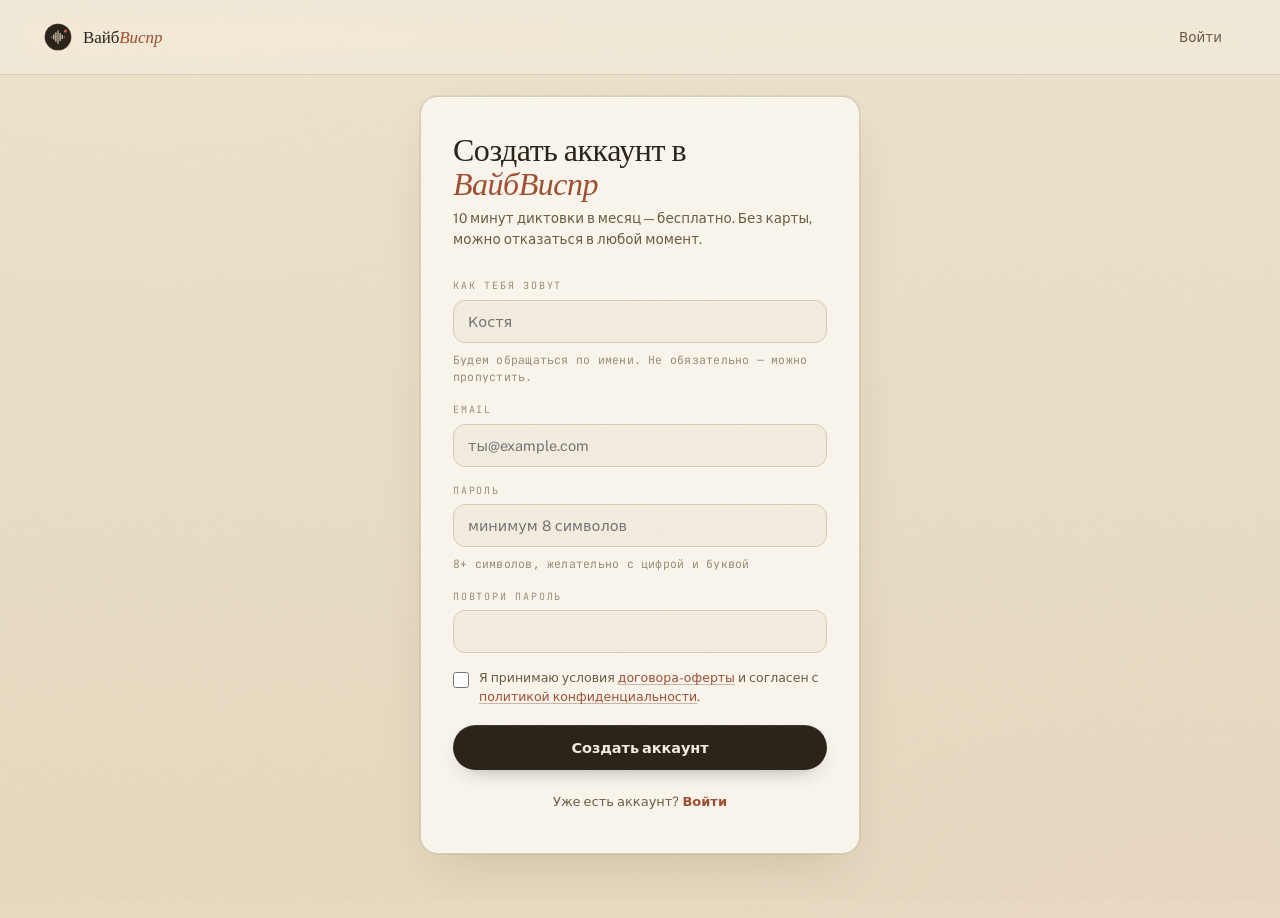
<file: register.html>
<!doctype html>
<html lang="ru">
<head>
<meta charset="utf-8" />
<meta name="viewport" content="width=device-width, initial-scale=1" />
<title>Регистрация — ВайбВиспр</title>
<link rel="icon" type="image/png" href="assets/vibewispr-logo.png?v=2" />
<link rel="preconnect" href="https://fonts.googleapis.com" />
<link rel="preconnect" href="https://fonts.gstatic.com" crossorigin />
<link href="https://fonts.googleapis.com/css2?family=Fraunces:ital,opsz,wght@0,9..144,300;0,9..144,400;0,9..144,500;0,9..144,600;1,9..144,400;1,9..144,500&family=Public+Sans:wght@300;400;500;600;700&family=JetBrains+Mono:wght@400;500&display=swap" rel="stylesheet" />
<link rel="stylesheet" href="assets/styles.css" />
</head>
<body>

<svg width="0" height="0" style="position:absolute" aria-hidden="true">
  <defs>
    <symbol id="vw-mark" viewBox="0 0 40 40">
      <circle cx="20" cy="20" r="19" fill="#2A241B"/>
      <circle cx="20" cy="20" r="19" fill="none" stroke="#C2674A" stroke-opacity=".35" stroke-width="1"/>
      <g stroke="#F3E6CF" stroke-linecap="round" stroke-width="1.6">
        <line x1="11" y1="20" x2="11" y2="20"/>
        <line x1="14" y1="17" x2="14" y2="23"/>
        <line x1="17" y1="14" x2="17" y2="26"/>
        <line x1="20" y1="11" x2="20" y2="29" stroke="#E8BFAC"/>
        <line x1="23" y1="15" x2="23" y2="25"/>
        <line x1="26" y1="18" x2="26" y2="22"/>
        <line x1="29" y1="20" x2="29" y2="20"/>
      </g>
      <circle cx="30.5" cy="11.5" r="2.2" fill="#C2674A"/>
    </symbol>
  </defs>
</svg>

<nav class="nav">
  <a class="nav-brand" href="index.html">
    <svg class="mark" viewBox="0 0 40 40"><use href="#vw-mark"/></svg>
    <span class="name">Вайб<em>Виспр</em></span>
  </a>
  <div class="nav-right">
    <a class="nav-signin" href="login.html">Войти</a>
  </div>
</nav>

<main class="auth-shell">
  <div class="auth-card fade d1">
    <div class="auth-card-head">
      <h1>Создать аккаунт в <em>ВайбВиспр</em></h1>
      <p>10 минут диктовки в месяц — бесплатно. Без карты, можно отказаться в любой момент.</p>
    </div>

    <div id="form-error" class="form-error" style="display:none"></div>

    <form id="register-form" novalidate>
      <div class="field">
        <label for="name">Как тебя зовут</label>
        <input type="text" id="name" name="name" autocomplete="given-name" maxlength="60" placeholder="Костя" />
        <span class="field-hint">Будем обращаться по имени. Не обязательно — можно пропустить.</span>
      </div>
      <div class="field">
        <label for="email">Email</label>
        <input type="email" id="email" name="email" required autocomplete="email" placeholder="ты@example.com" />
      </div>
      <div class="field">
        <label for="password">Пароль</label>
        <input type="password" id="password" name="password" required autocomplete="new-password" minlength="8" placeholder="минимум 8 символов" />
        <span class="field-hint">8+ символов, желательно с цифрой и буквой</span>
      </div>
      <div class="field">
        <label for="password2">Повтори пароль</label>
        <input type="password" id="password2" name="password2" required autocomplete="new-password" minlength="8" />
      </div>

      <label class="consent-row">
        <input type="checkbox" id="consent" required />
        <span>
          Я принимаю условия <a href="terms.html" target="_blank">договора-оферты</a> и согласен с
          <a href="privacy.html" target="_blank">политикой конфиденциальности</a>.
        </span>
      </label>

      <div class="auth-submit-row">
        <button type="submit" class="btn-primary" id="submit-btn">
          Создать аккаунт
        </button>
      </div>
    </form>

    <p class="auth-footer-line">
      Уже есть аккаунт? <a href="login.html">Войти</a>
    </p>
  </div>
</main>

<script src="assets/api.js?v=3"></script>
<script>
  if (VF.auth.isAuthenticated()) {
    window.location.replace('account.html');
  }

  const form = document.getElementById('register-form');
  const errorBox = document.getElementById('form-error');
  const submitBtn = document.getElementById('submit-btn');

  function showError(msg) {
    errorBox.textContent = msg;
    errorBox.style.display = 'block';
  }
  function clearError() {
    errorBox.textContent = '';
    errorBox.style.display = 'none';
  }

  form.addEventListener('submit', async (e) => {
    e.preventDefault();
    clearError();
    const name = form.name.value.trim();
    const email = form.email.value.trim();
    const password = form.password.value;
    const password2 = form.password2.value;

    if (!document.getElementById('consent').checked) {
      showError('Чтобы создать аккаунт, нужно принять условия оферты и политику конфиденциальности');
      return;
    }
    if (!email || !password) {
      showError('Заполни email и пароль');
      return;
    }
    if (password.length < 8) {
      showError('Пароль должен быть минимум 8 символов');
      return;
    }
    if (password !== password2) {
      showError('Пароли не совпадают');
      return;
    }

    submitBtn.disabled = true;
    submitBtn.textContent = 'Создаём…';
    try {
      const result = await VF.register(email, password, name);
      // Backend теперь возвращает { needsVerification: true, email } — ведём
      // на verify.html где юзер вводит 6-значный код из почты.
      if (result.needsVerification) {
        window.location.replace(`verify.html?email=${encodeURIComponent(email)}`);
      } else {
        // На всякий: если backend почему-то выдал токены напрямую (legacy)
        window.location.replace('account.html?welcome=1');
      }
    } catch (err) {
      showError(err.message);
      submitBtn.disabled = false;
      submitBtn.textContent = 'Создать аккаунт';
    }
  });
</script>

</body>
</html>
</file>
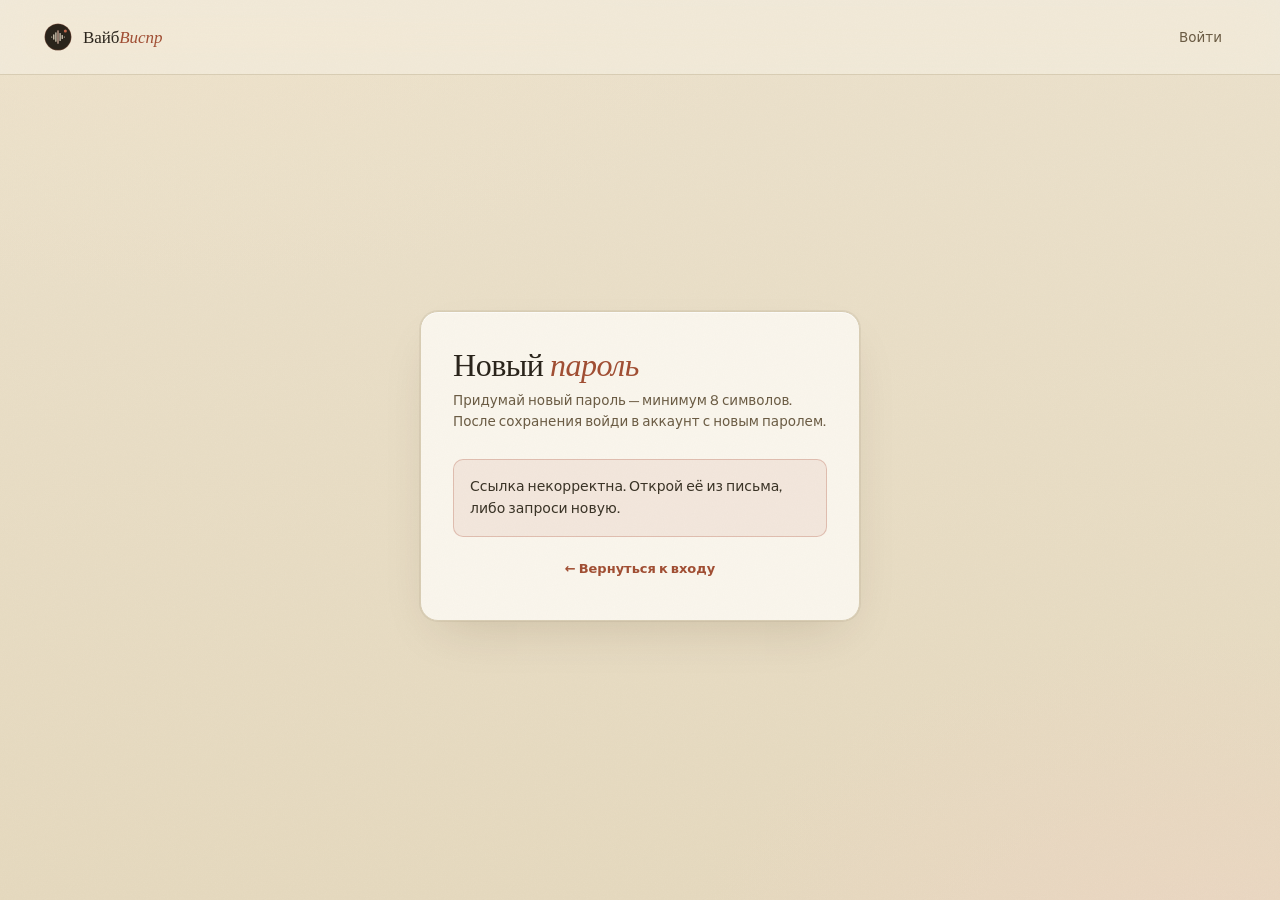
<file: reset-password.html>
<!doctype html>
<html lang="ru">
<head>
<meta charset="utf-8" />
<meta name="viewport" content="width=device-width, initial-scale=1" />
<title>Новый пароль — ВайбВиспр</title>
<link rel="icon" type="image/png" href="assets/vibewispr-logo.png?v=2" />
<link rel="preconnect" href="https://fonts.googleapis.com" />
<link rel="preconnect" href="https://fonts.gstatic.com" crossorigin />
<link href="https://fonts.googleapis.com/css2?family=Fraunces:ital,opsz,wght@0,9..144,300;0,9..144,400;0,9..144,500;0,9..144,600;1,9..144,400;1,9..144,500&family=Public+Sans:wght@300;400;500;600;700&family=JetBrains+Mono:wght@400;500&display=swap" rel="stylesheet" />
<link rel="stylesheet" href="assets/styles.css" />
</head>
<body>

<svg width="0" height="0" style="position:absolute" aria-hidden="true">
  <defs>
    <symbol id="vw-mark" viewBox="0 0 40 40">
      <circle cx="20" cy="20" r="19" fill="#2A241B"/>
      <circle cx="20" cy="20" r="19" fill="none" stroke="#C2674A" stroke-opacity=".35" stroke-width="1"/>
      <g stroke="#F3E6CF" stroke-linecap="round" stroke-width="1.6">
        <line x1="11" y1="20" x2="11" y2="20"/>
        <line x1="14" y1="17" x2="14" y2="23"/>
        <line x1="17" y1="14" x2="17" y2="26"/>
        <line x1="20" y1="11" x2="20" y2="29" stroke="#E8BFAC"/>
        <line x1="23" y1="15" x2="23" y2="25"/>
        <line x1="26" y1="18" x2="26" y2="22"/>
        <line x1="29" y1="20" x2="29" y2="20"/>
      </g>
      <circle cx="30.5" cy="11.5" r="2.2" fill="#C2674A"/>
    </symbol>
  </defs>
</svg>

<nav class="nav">
  <a class="nav-brand" href="index.html">
    <svg class="mark" viewBox="0 0 40 40"><use href="#vw-mark"/></svg>
    <span class="name">Вайб<em>Виспр</em></span>
  </a>
  <div class="nav-right">
    <a class="nav-signin" href="login.html">Войти</a>
  </div>
</nav>

<main class="auth-shell">
  <div class="auth-card fade d1">
    <div class="auth-card-head">
      <h1>Новый <em>пароль</em></h1>
      <p>Придумай новый пароль — минимум 8 символов. После сохранения войди в аккаунт с новым паролем.</p>
    </div>

    <div id="form-error" class="form-error" style="display:none"></div>

    <div id="no-token" style="display:none; padding:16px; background:rgba(168,65,44,0.08); border:1px solid rgba(168,65,44,0.25); border-radius:10px; font-size:14px; color:var(--ink-2,#4B4339); margin-bottom:18px;">
      Ссылка некорректна. Открой её из письма, либо <a href="forgot-password.html">запроси новую</a>.
    </div>

    <form id="reset-form" novalidate>
      <div class="field">
        <label for="password">Новый пароль</label>
        <input type="password" id="password" name="password" required autocomplete="new-password" minlength="8" placeholder="минимум 8 символов" />
      </div>
      <div class="field">
        <label for="password2">Повтори пароль</label>
        <input type="password" id="password2" name="password2" required autocomplete="new-password" minlength="8" placeholder="ещё раз" />
      </div>

      <div class="auth-submit-row">
        <button type="submit" class="btn-primary" id="submit-btn">
          Установить пароль
        </button>
      </div>
    </form>

    <p class="auth-footer-line">
      <a href="login.html">← Вернуться к входу</a>
    </p>
  </div>
</main>

<script src="assets/api.js?v=4"></script>
<script>
  // Reset-токен приходит в URL fragment (#token=...) а не в query —
  // fragments вообще не уходят на сервер, поэтому токен не попадает в
  // nginx access.log, Referer-заголовок при кликах, не оставляет след
  // в истории прокси.
  //
  // Совместимость со старыми ссылками: если кто-то открыл письмо со
  // старым форматом (?token=...) — забираем оттуда, сразу затираем.
  let token = null;
  if (location.hash.startsWith('#token=')) {
    token = decodeURIComponent(location.hash.slice('#token='.length));
    // Чистим fragment сразу после извлечения — на случай screen-share.
    history.replaceState(null, '', location.pathname);
  } else {
    const params = new URLSearchParams(location.search);
    token = params.get('token');
    if (token) history.replaceState(null, '', location.pathname);
  }

  if (!token) {
    document.getElementById('no-token').style.display = 'block';
    document.getElementById('reset-form').style.display = 'none';
  }

  const form = document.getElementById('reset-form');
  const errorBox = document.getElementById('form-error');
  const submitBtn = document.getElementById('submit-btn');

  function showError(msg) {
    errorBox.textContent = msg;
    errorBox.style.display = 'block';
  }

  form.addEventListener('submit', async (e) => {
    e.preventDefault();
    errorBox.style.display = 'none';
    const p1 = form.password.value;
    const p2 = form.password2.value;
    if (p1.length < 8) { showError('Минимум 8 символов'); return; }
    if (p1 !== p2) { showError('Пароли не совпадают'); return; }

    submitBtn.disabled = true;
    submitBtn.textContent = 'Сохраняем…';
    try {
      const res = await VF.resetPassword(token, p1);
      VF.showToast(res.message || 'Пароль обновлён. Войди в аккаунт.', 'info', 4500);
      setTimeout(() => window.location.replace('login.html'), 1500);
    } catch (err) {
      showError(err.message);
      submitBtn.disabled = false;
      submitBtn.textContent = 'Установить пароль';
    }
  });
</script>

</body>
</html>
</file>
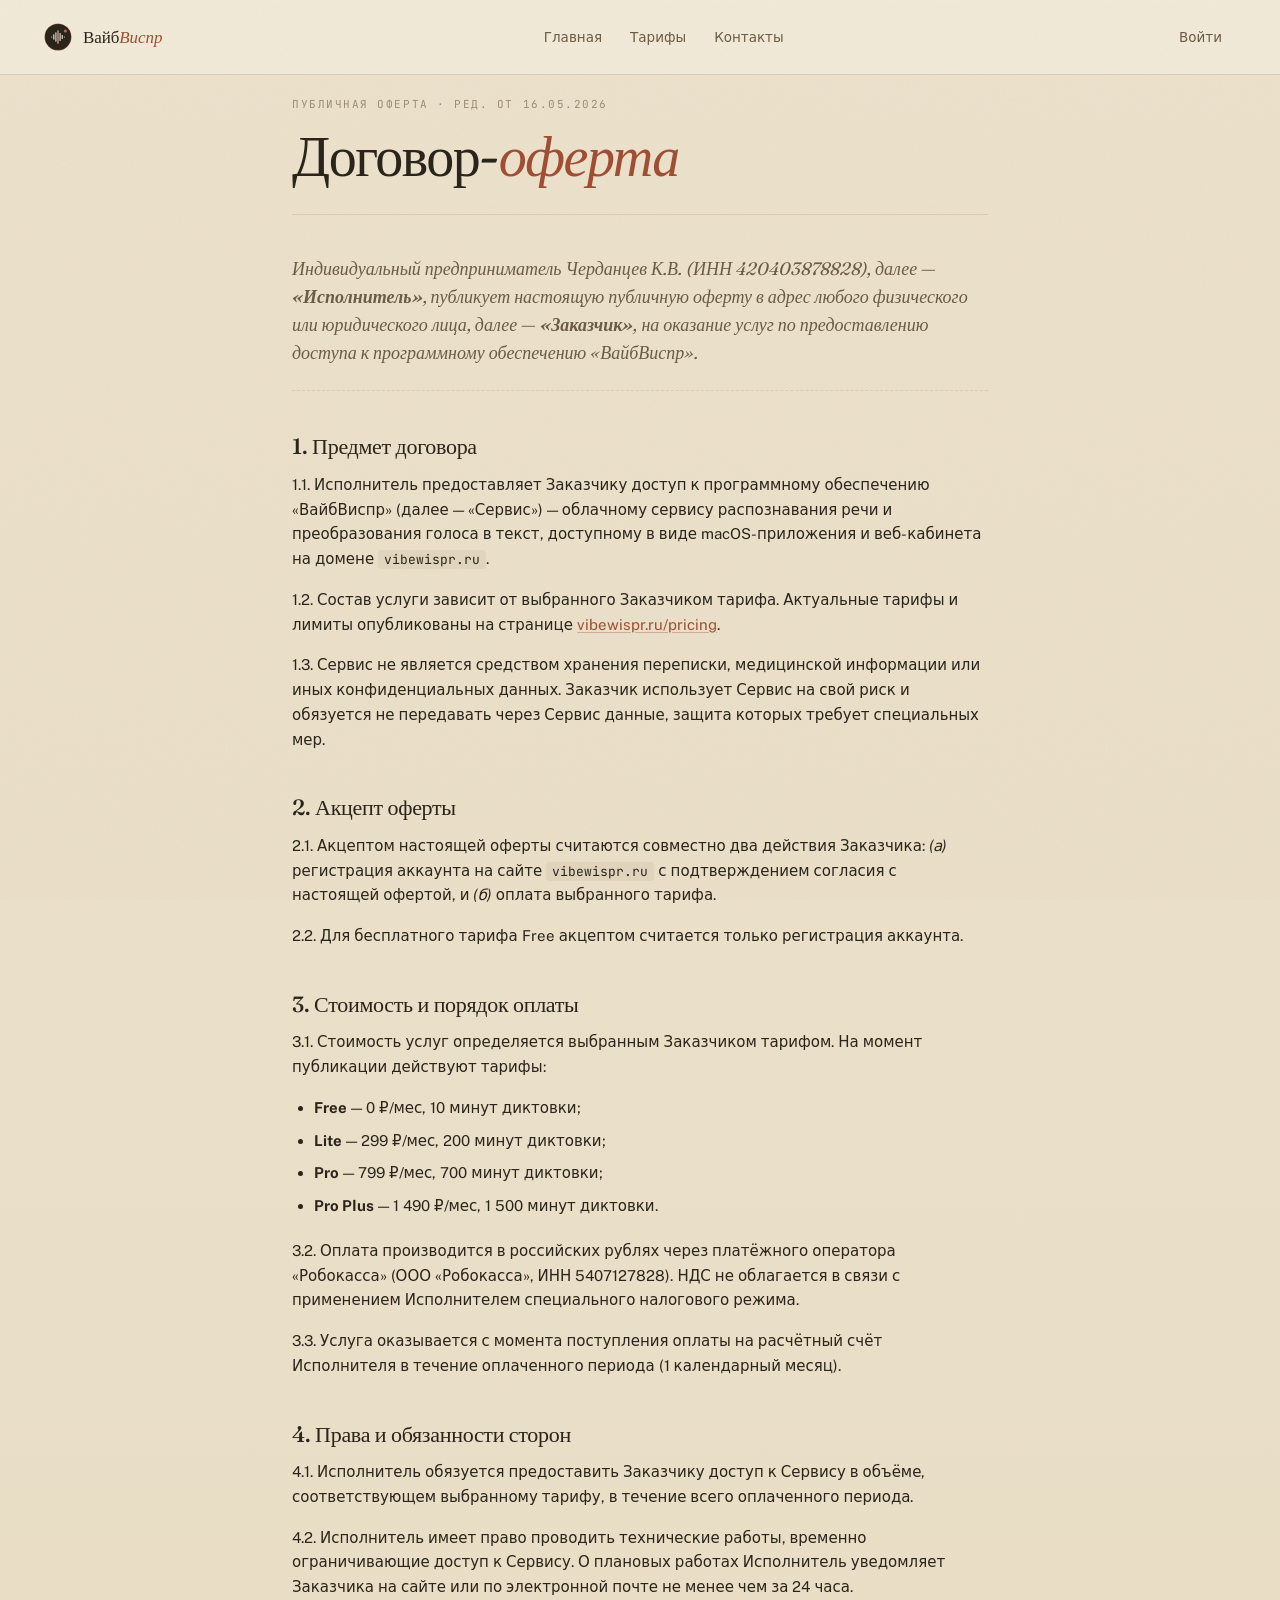
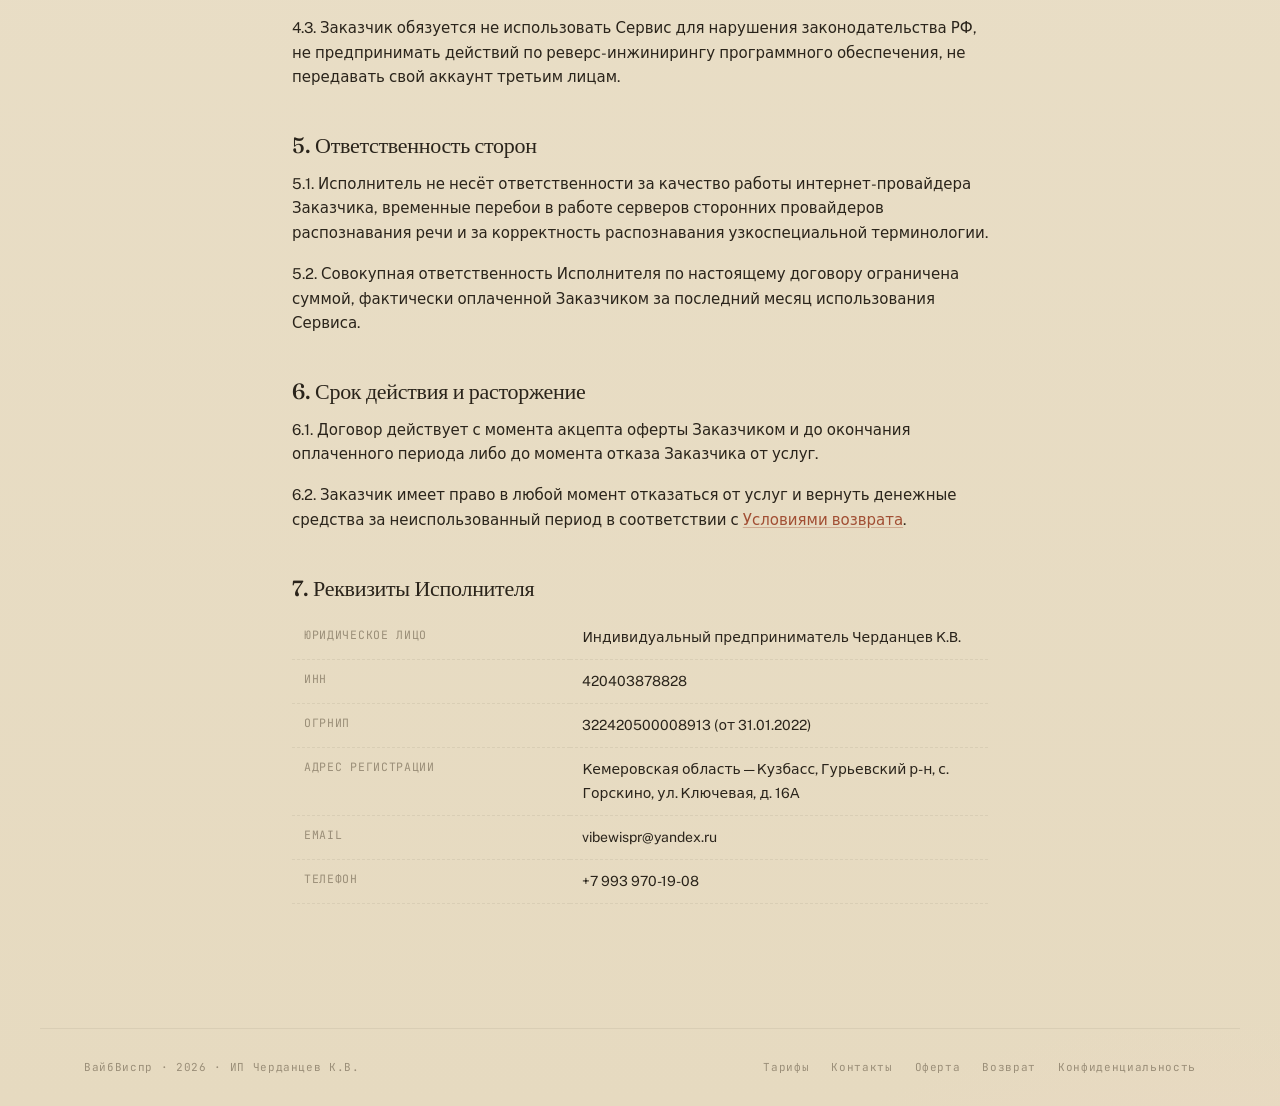
<file: terms.html>
<!doctype html>
<html lang="ru">
<head>
<meta charset="utf-8" />
<meta name="viewport" content="width=device-width, initial-scale=1" />
<title>Договор-оферта — ВайбВиспр</title>
<link rel="icon" type="image/png" href="assets/vibewispr-logo.png?v=2" />
<link rel="preconnect" href="https://fonts.googleapis.com" />
<link rel="preconnect" href="https://fonts.gstatic.com" crossorigin />
<link href="https://fonts.googleapis.com/css2?family=Fraunces:ital,opsz,wght@0,9..144,300;0,9..144,400;0,9..144,500;0,9..144,600;1,9..144,400;1,9..144,500&family=Public+Sans:wght@300;400;500;600;700&family=JetBrains+Mono:wght@400;500&display=swap" rel="stylesheet" />
<link rel="stylesheet" href="assets/styles.css" />
</head>
<body>

<svg width="0" height="0" style="position:absolute" aria-hidden="true">
  <defs>
    <symbol id="vw-mark" viewBox="0 0 40 40">
      <circle cx="20" cy="20" r="19" fill="#2A241B"/>
      <circle cx="20" cy="20" r="19" fill="none" stroke="#C2674A" stroke-opacity=".35" stroke-width="1"/>
      <g stroke="#F3E6CF" stroke-linecap="round" stroke-width="1.6">
        <line x1="11" y1="20" x2="11" y2="20"/>
        <line x1="14" y1="17" x2="14" y2="23"/>
        <line x1="17" y1="14" x2="17" y2="26"/>
        <line x1="20" y1="11" x2="20" y2="29" stroke="#E8BFAC"/>
        <line x1="23" y1="15" x2="23" y2="25"/>
        <line x1="26" y1="18" x2="26" y2="22"/>
        <line x1="29" y1="20" x2="29" y2="20"/>
      </g>
      <circle cx="30.5" cy="11.5" r="2.2" fill="#C2674A"/>
    </symbol>
  </defs>
</svg>

<nav class="nav">
  <a class="nav-brand" href="index.html">
    <svg class="mark" viewBox="0 0 40 40"><use href="#vw-mark"/></svg>
    <span class="name">Вайб<em>Виспр</em></span>
  </a>
  <div class="nav-links">
    <a href="index.html">Главная</a>
    <a href="pricing.html">Тарифы</a>
    <a href="contacts.html">Контакты</a>
  </div>
  <div class="nav-right">
    <a class="nav-signin" href="login.html">Войти</a>
  </div>
</nav>

<main class="legal">
  <div class="legal-head fade d1">
    <span class="sub">Публичная оферта · ред. от 16.05.2026</span>
    <h1>Договор-<em>оферта</em></h1>
  </div>

  <div class="legal-body fade d2">
    <p class="legal-lede">
      Индивидуальный предприниматель Черданцев К.В. (ИНН 420403878828), далее — <strong>«Исполнитель»</strong>, публикует настоящую публичную оферту в адрес любого физического или юридического лица, далее — <strong>«Заказчик»</strong>, на оказание услуг по предоставлению доступа к программному обеспечению «ВайбВиспр».
    </p>

    <h2>1. Предмет договора</h2>
    <p>
      1.1. Исполнитель предоставляет Заказчику доступ к программному обеспечению «ВайбВиспр» (далее — «Сервис») — облачному сервису распознавания речи и преобразования голоса в текст, доступному в виде macOS-приложения и веб-кабинета на домене <code>vibewispr.ru</code>.
    </p>
    <p>
      1.2. Состав услуги зависит от выбранного Заказчиком тарифа. Актуальные тарифы и лимиты опубликованы на странице <a href="pricing.html">vibewispr.ru/pricing</a>.
    </p>
    <p>
      1.3. Сервис не является средством хранения переписки, медицинской информации или иных конфиденциальных данных. Заказчик использует Сервис на свой риск и обязуется не передавать через Сервис данные, защита которых требует специальных мер.
    </p>

    <h2>2. Акцепт оферты</h2>
    <p>
      2.1. Акцептом настоящей оферты считаются совместно два действия Заказчика: <em>(а)</em> регистрация аккаунта на сайте <code>vibewispr.ru</code> с подтверждением согласия с настоящей офертой, и <em>(б)</em> оплата выбранного тарифа.
    </p>
    <p>
      2.2. Для бесплатного тарифа Free акцептом считается только регистрация аккаунта.
    </p>

    <h2>3. Стоимость и порядок оплаты</h2>
    <p>
      3.1. Стоимость услуг определяется выбранным Заказчиком тарифом. На момент публикации действуют тарифы:
    </p>
    <ul>
      <li><strong>Free</strong> — 0 ₽/мес, 10 минут диктовки;</li>
      <li><strong>Lite</strong> — 299 ₽/мес, 200 минут диктовки;</li>
      <li><strong>Pro</strong> — 799 ₽/мес, 700 минут диктовки;</li>
      <li><strong>Pro Plus</strong> — 1 490 ₽/мес, 1 500 минут диктовки.</li>
    </ul>
    <p>
      3.2. Оплата производится в российских рублях через платёжного оператора «Робокасса» (ООО «Робокасса», ИНН 5407127828). НДС не облагается в связи с применением Исполнителем специального налогового режима.
    </p>
    <p>
      3.3. Услуга оказывается с момента поступления оплаты на расчётный счёт Исполнителя в течение оплаченного периода (1 календарный месяц).
    </p>

    <h2>4. Права и обязанности сторон</h2>
    <p>
      4.1. Исполнитель обязуется предоставить Заказчику доступ к Сервису в объёме, соответствующем выбранному тарифу, в течение всего оплаченного периода.
    </p>
    <p>
      4.2. Исполнитель имеет право проводить технические работы, временно ограничивающие доступ к Сервису. О плановых работах Исполнитель уведомляет Заказчика на сайте или по электронной почте не менее чем за 24 часа.
    </p>
    <p>
      4.3. Заказчик обязуется не использовать Сервис для нарушения законодательства РФ, не предпринимать действий по реверс-инжинирингу программного обеспечения, не передавать свой аккаунт третьим лицам.
    </p>

    <h2>5. Ответственность сторон</h2>
    <p>
      5.1. Исполнитель не несёт ответственности за качество работы интернет-провайдера Заказчика, временные перебои в работе серверов сторонних провайдеров распознавания речи и за корректность распознавания узкоспециальной терминологии.
    </p>
    <p>
      5.2. Совокупная ответственность Исполнителя по настоящему договору ограничена суммой, фактически оплаченной Заказчиком за последний месяц использования Сервиса.
    </p>

    <h2>6. Срок действия и расторжение</h2>
    <p>
      6.1. Договор действует с момента акцепта оферты Заказчиком и до окончания оплаченного периода либо до момента отказа Заказчика от услуг.
    </p>
    <p>
      6.2. Заказчик имеет право в любой момент отказаться от услуг и вернуть денежные средства за неиспользованный период в соответствии с <a href="refund.html">Условиями возврата</a>.
    </p>

    <h2>7. Реквизиты Исполнителя</h2>
    <table class="rq">
      <tr><td>Юридическое лицо</td><td>Индивидуальный предприниматель Черданцев К.В.</td></tr>
      <tr><td>ИНН</td><td>420403878828</td></tr>
      <tr><td>ОГРНИП</td><td>322420500008913 (от 31.01.2022)</td></tr>
      <tr><td>Адрес регистрации</td><td>Кемеровская область — Кузбасс, Гурьевский р-н, с. Горскино, ул. Ключевая, д. 16А</td></tr>
      <tr><td>Email</td><td>vibewispr@yandex.ru</td></tr>
      <tr><td>Телефон</td><td>+7 993 970-19-08</td></tr>
    </table>
  </div>
</main>

<footer class="foot">
  <div>ВайбВиспр · 2026 · ИП Черданцев К.В.</div>
  <div class="foot-links">
    <a href="pricing.html">Тарифы</a>
    <a href="contacts.html">Контакты</a>
    <a href="terms.html">Оферта</a>
    <a href="refund.html">Возврат</a>
    <a href="privacy.html">Конфиденциальность</a>
      </div>
</footer>

</body>
</html>
</file>
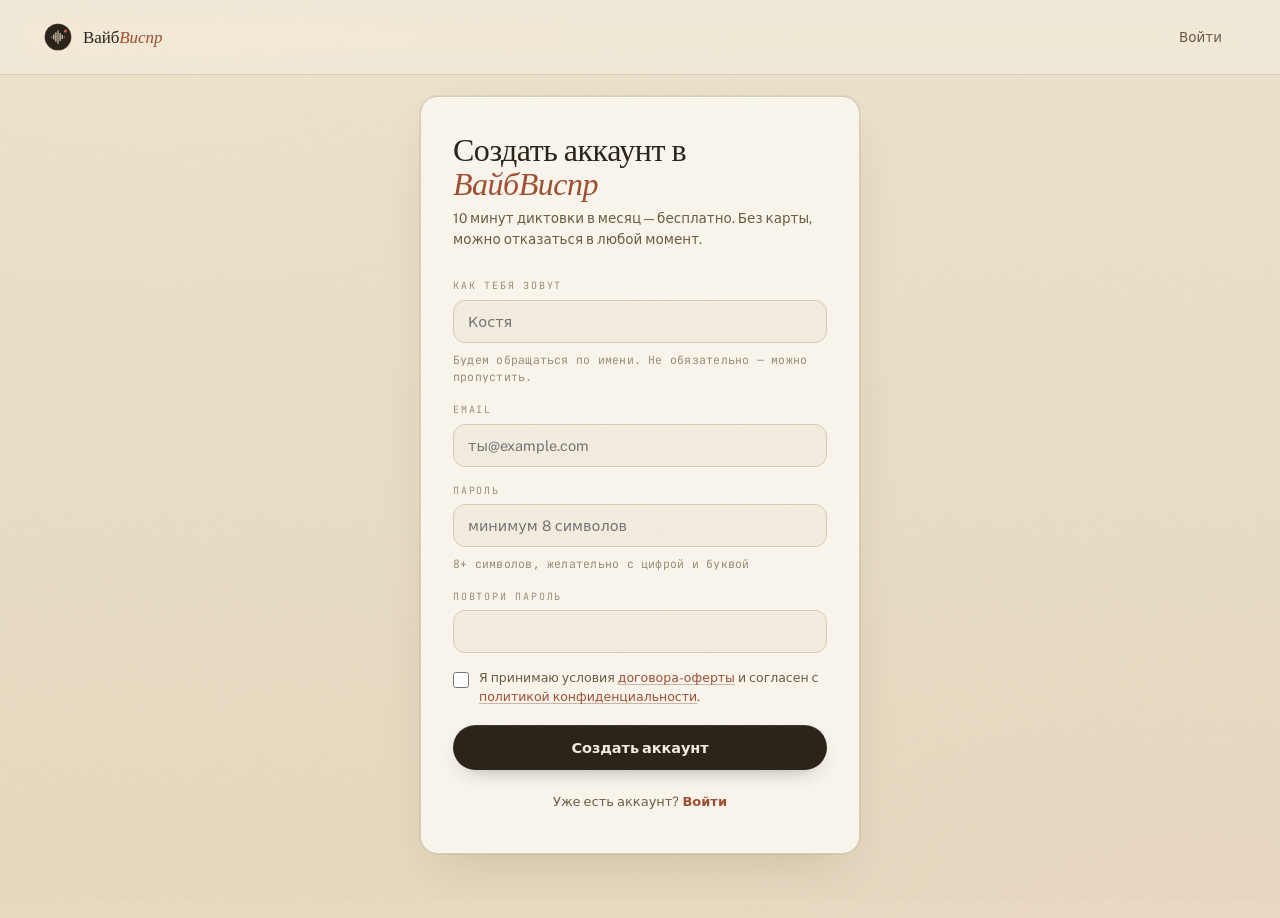
<file: verify.html>
<!doctype html>
<html lang="ru">
<head>
<meta charset="utf-8" />
<meta name="viewport" content="width=device-width, initial-scale=1" />
<title>Подтверждение почты — ВайбВиспр</title>
<link rel="icon" type="image/png" href="assets/vibewispr-logo.png?v=2" />
<link rel="preconnect" href="https://fonts.googleapis.com" />
<link rel="preconnect" href="https://fonts.gstatic.com" crossorigin />
<link href="https://fonts.googleapis.com/css2?family=Fraunces:ital,opsz,wght@0,9..144,300;0,9..144,400;0,9..144,500;0,9..144,600;1,9..144,400;1,9..144,500&family=Public+Sans:wght@300;400;500;600;700&family=JetBrains+Mono:wght@400;500&display=swap" rel="stylesheet" />
<link rel="stylesheet" href="assets/styles.css" />
<style>
.code-row{
  display: flex;
  gap: 8px;
  justify-content: center;
  margin: 28px 0 18px;
}
.code-row input{
  width: 48px;
  height: 60px;
  font-family: var(--mono);
  font-size: 26px;
  font-weight: 500;
  text-align: center;
  background: var(--paper);
  border: 1px solid var(--hair);
  border-radius: 10px;
  color: var(--ink);
  outline: none;
  transition: border-color .15s ease, box-shadow .15s ease;
}
.code-row input:focus{
  border-color: var(--coral-deep);
  box-shadow: 0 0 0 3px rgba(161, 78, 51, 0.12);
}
.code-row input.filled{
  background: #FAF6ED;
}
.resend-row{
  text-align: center;
  font-size: 12.5px;
  color: var(--warm);
  margin-top: 14px;
}
.resend-row button{
  background: none;
  border: none;
  color: var(--coral-deep);
  cursor: pointer;
  font-family: inherit;
  font-size: inherit;
  text-decoration: underline;
  text-decoration-color: rgba(161, 78, 51, 0.4);
  text-underline-offset: 2px;
}
.resend-row button:hover{ text-decoration-color: var(--coral-deep); }
.resend-row button:disabled{ color: var(--muted); cursor: not-allowed; text-decoration: none; }
.email-hint{
  text-align: center;
  font-size: 13px;
  color: var(--warm);
  margin-bottom: 8px;
}
.email-hint strong{ color: var(--ink); }
</style>
</head>
<body>

<svg width="0" height="0" style="position:absolute" aria-hidden="true">
  <defs>
    <symbol id="vw-mark" viewBox="0 0 40 40">
      <circle cx="20" cy="20" r="19" fill="#2A241B"/>
      <circle cx="20" cy="20" r="19" fill="none" stroke="#C2674A" stroke-opacity=".35" stroke-width="1"/>
      <g stroke="#F3E6CF" stroke-linecap="round" stroke-width="1.6">
        <line x1="11" y1="20" x2="11" y2="20"/>
        <line x1="14" y1="17" x2="14" y2="23"/>
        <line x1="17" y1="14" x2="17" y2="26"/>
        <line x1="20" y1="11" x2="20" y2="29" stroke="#E8BFAC"/>
        <line x1="23" y1="15" x2="23" y2="25"/>
        <line x1="26" y1="18" x2="26" y2="22"/>
        <line x1="29" y1="20" x2="29" y2="20"/>
      </g>
      <circle cx="30.5" cy="11.5" r="2.2" fill="#C2674A"/>
    </symbol>
  </defs>
</svg>

<nav class="nav">
  <a class="nav-brand" href="index.html">
    <svg class="mark" viewBox="0 0 40 40"><use href="#vw-mark"/></svg>
    <span class="name">Вайб<em>Виспр</em></span>
  </a>
  <div class="nav-right">
    <a class="nav-signin" href="login.html">Войти</a>
  </div>
</nav>

<main class="auth-shell">
  <div class="auth-card fade d1">
    <div class="auth-card-head">
      <h1>Введи <em>код</em></h1>
      <p>Отправили 6-значный код на твой email. Загляни в почту — должно прийти за секунду-другую.</p>
    </div>

    <div class="email-hint">
      Письмо на <strong id="email-display">—</strong>
    </div>

    <div id="form-error" class="form-error" style="display:none"></div>

    <div class="code-row" id="code-row">
      <input type="text" inputmode="numeric" pattern="[0-9]" maxlength="1" autocomplete="one-time-code" />
      <input type="text" inputmode="numeric" pattern="[0-9]" maxlength="1" autocomplete="one-time-code" />
      <input type="text" inputmode="numeric" pattern="[0-9]" maxlength="1" autocomplete="one-time-code" />
      <input type="text" inputmode="numeric" pattern="[0-9]" maxlength="1" autocomplete="one-time-code" />
      <input type="text" inputmode="numeric" pattern="[0-9]" maxlength="1" autocomplete="one-time-code" />
      <input type="text" inputmode="numeric" pattern="[0-9]" maxlength="1" autocomplete="one-time-code" />
    </div>

    <div class="resend-row">
      Не пришёл код?
      <button type="button" id="resend-btn">Прислать ещё раз</button>
    </div>
  </div>
</main>

<script src="assets/api.js?v=3"></script>
<script>
  const params = new URLSearchParams(location.search);
  const email = (params.get('email') || '').toLowerCase();

  if (!email) {
    window.location.replace('register.html');
  }
  document.getElementById('email-display').textContent = email;

  if (VF.auth.isAuthenticated()) {
    window.location.replace('account.html');
  }

  const inputs = Array.from(document.querySelectorAll('#code-row input'));
  const errorBox = document.getElementById('form-error');
  const resendBtn = document.getElementById('resend-btn');
  let resendCooldown = 0;
  let isSubmitting = false;

  function showError(msg) { errorBox.textContent = msg; errorBox.style.display = 'block'; }
  function clearError() { errorBox.textContent = ''; errorBox.style.display = 'none'; }

  inputs.forEach((input, idx) => {
    input.addEventListener('input', (e) => {
      const v = input.value.replace(/\D/g, '').slice(0, 1);
      input.value = v;
      if (v) {
        input.classList.add('filled');
        // Двигаемся к следующему
        if (idx < inputs.length - 1) inputs[idx + 1].focus();
        // Если все 6 заполнены — отправляем
        if (inputs.every(i => i.value)) submit();
      } else {
        input.classList.remove('filled');
      }
    });

    input.addEventListener('keydown', (e) => {
      if (e.key === 'Backspace' && !input.value && idx > 0) {
        inputs[idx - 1].focus();
        inputs[idx - 1].value = '';
        inputs[idx - 1].classList.remove('filled');
      } else if (e.key === 'ArrowLeft' && idx > 0) {
        inputs[idx - 1].focus();
      } else if (e.key === 'ArrowRight' && idx < inputs.length - 1) {
        inputs[idx + 1].focus();
      }
    });

    input.addEventListener('paste', (e) => {
      e.preventDefault();
      const text = (e.clipboardData || window.clipboardData).getData('text');
      const digits = text.replace(/\D/g, '').slice(0, 6).split('');
      inputs.forEach((ip, i) => {
        ip.value = digits[i] || '';
        if (digits[i]) ip.classList.add('filled');
        else ip.classList.remove('filled');
      });
      if (digits.length === 6) submit();
      else if (digits.length > 0) inputs[Math.min(digits.length, 5)].focus();
    });
  });

  inputs[0].focus();

  async function submit() {
    if (isSubmitting) return;
    const code = inputs.map(i => i.value).join('');
    if (code.length !== 6) return;
    isSubmitting = true;
    clearError();
    inputs.forEach(i => i.disabled = true);
    try {
      await VF.verifyEmail(email, code);
      window.location.replace('account.html?welcome=1');
    } catch (err) {
      isSubmitting = false;
      inputs.forEach(i => i.disabled = false);
      if (err.code === 'wrong_code' && typeof err.remainingAttempts === 'number') {
        showError(`Код неверный. Осталось попыток: ${err.remainingAttempts}`);
      } else if (err.code === 'code_expired') {
        showError('Код истёк. Запроси новый.');
      } else if (err.code === 'too_many_attempts') {
        showError('Слишком много попыток. Запроси новый код.');
      } else if (err.code === 'already_verified') {
        VF.showToast('Аккаунт уже активирован', 'info');
        setTimeout(() => window.location.replace('login.html'), 1000);
      } else {
        showError(err.message);
      }
      inputs.forEach(i => { i.value = ''; i.classList.remove('filled'); });
      inputs[0].focus();
    }
  }

  resendBtn.addEventListener('click', async () => {
    if (resendCooldown > 0) return;
    clearError();
    resendBtn.disabled = true;
    try {
      await VF.resendVerificationCode(email);
      VF.showToast('Новый код отправлен', 'info', 3000);
      // 30 секунд cooldown чтобы не спамить
      resendCooldown = 30;
      const tick = setInterval(() => {
        resendCooldown -= 1;
        if (resendCooldown <= 0) {
          clearInterval(tick);
          resendBtn.textContent = 'Прислать ещё раз';
          resendBtn.disabled = false;
        } else {
          resendBtn.textContent = `Прислать ещё раз (${resendCooldown}с)`;
        }
      }, 1000);
    } catch (err) {
      resendBtn.disabled = false;
      showError(err.message);
    }
  });
</script>

</body>
</html>
</file>
<file: assets/styles.css>
/* ============================================================
   ВайбВиспр Web — общая палитра, типографика, базовые компоненты.
   Brand: paper / terracotta / Fraunces editorial — как в премиум-мокапе
   главного окна приложения. Никаких фиолетово-розовых градиентов.
   ============================================================ */
:root {
  --paper:        #F3EDE1;
  --paper-2:      #EFE7D6;
  --surface:      #FAF6ED;
  --surface-2:    #F7F1E3;
  --ink:          #2A241B;
  --ink-2:        #3A3326;
  --warm:         #6B5C44;
  --muted:        #9A8E78;
  --mute-line:    #E2D8C2;
  --hair:         #D9CEB5;
  --coral:        #C2674A;
  --coral-deep:   #A14E33;
  --coral-soft:   #E8BFAC;
  --moss:         #6B7A4B;
  --gold:         #B98A3E;

  --shadow-1: 0 1px 0 rgba(60,40,10,.04), 0 6px 18px -8px rgba(60,40,10,.10);
  --shadow-2: 0 1px 0 rgba(60,40,10,.05), 0 24px 60px -28px rgba(60,40,10,.25);
  --shadow-card: 0 1px 0 rgba(255,255,255,.7) inset, 0 0 0 1px rgba(60,40,10,.06), 0 20px 50px -20px rgba(60,40,10,.18);

  --radius-l: 18px;
  --radius-m: 12px;
  --radius-s: 8px;

  --display: 'Fraunces', Georgia, serif;
  --body:    'Public Sans', -apple-system, BlinkMacSystemFont, system-ui, sans-serif;
  --mono:    'JetBrains Mono', ui-monospace, 'SF Mono', Menlo, monospace;
}

*{ box-sizing:border-box; }
html, body { margin:0; padding:0; }
html { background: var(--paper); scroll-behavior: smooth; }

body{
  font-family: var(--body);
  color: var(--ink);
  background:
    radial-gradient(1200px 700px at 12% -10%, #EFE3CB 0%, transparent 55%),
    radial-gradient(900px 600px at 95% 110%, #ECD7C4 0%, transparent 60%),
    linear-gradient(180deg, #ECE2CD 0%, #E6DAC0 100%);
  min-height: 100vh;
  -webkit-font-smoothing: antialiased;
  -moz-osx-font-smoothing: grayscale;
  text-rendering: optimizeLegibility;
  font-feature-settings: "ss01","ss02","cv11";
  font-size: 16px;
  line-height: 1.55;
}

/* Бумажный шум по всей странице — добавляет фотографического тепла. */
body::before{
  content: '';
  position: fixed; inset: 0;
  pointer-events: none; z-index: 100;
  background-image: url("data:image/svg+xml;utf8,<svg xmlns='http://www.w3.org/2000/svg' width='220' height='220'><filter id='n'><feTurbulence type='fractalNoise' baseFrequency='.9' numOctaves='2' stitchTiles='stitch'/><feColorMatrix values='0 0 0 0 0.18  0 0 0 0 0.14  0 0 0 0 0.08  0 0 0 .045 0'/></filter><rect width='100%25' height='100%25' filter='url(%23n)'/></svg>");
  opacity: .5;
  mix-blend-mode: multiply;
}

a { color: inherit; text-decoration: none; }
::selection { background: var(--coral); color: var(--paper); }

/* ============================================================
   Nav
   ============================================================ */
.nav{
  position: fixed;
  top: 0; left: 0; right: 0;
  z-index: 80;
  padding: 18px 44px;
  display: flex; align-items: center; justify-content: space-between;
  backdrop-filter: blur(18px) saturate(140%);
  -webkit-backdrop-filter: blur(18px) saturate(140%);
  background: rgba(243, 237, 225, 0.72);
}
.nav::after{
  content: '';
  position: absolute; left: 0; right: 0; bottom: 0;
  height: 1px;
  background: var(--hair);
}
.nav-brand{
  display: flex; align-items: center; gap: 11px;
  font-family: var(--display);
  font-weight: 500;
  font-size: 17px;
  letter-spacing: -0.005em;
  color: var(--ink);
}
.nav-brand .name em{
  font-style: italic;
  color: var(--coral-deep);
  font-weight: 500;
}
.nav-brand svg.mark{ width: 28px; height: 28px; }

.nav-links{ display: flex; gap: 28px; font-size: 13.5px; color: var(--warm); }
.nav-links a{ transition: color .18s ease; }
.nav-links a:hover{ color: var(--coral-deep); }

.nav-right{ display: flex; gap: 12px; align-items: center; }
.nav-signin{
  font-size: 13.5px;
  color: var(--warm);
  padding: 9px 14px;
  border-radius: 999px;
  transition: color .18s ease, background .18s ease;
}
.nav-signin:hover{ color: var(--ink); background: rgba(60, 40, 10, 0.06); }

.nav-cta{
  display: inline-flex; align-items: center; gap: 8px;
  padding: 9px 16px;
  border-radius: 999px;
  background: var(--ink);
  color: var(--paper);
  font-size: 13px;
  font-weight: 550;
  font-family: var(--body);
  letter-spacing: -0.005em;
  border: 0;
  cursor: pointer;
  transition: transform .18s ease, background .2s ease, box-shadow .2s ease;
  box-shadow: 0 1px 0 rgba(255,255,255,.08) inset, 0 6px 16px -10px rgba(0,0,0,.4);
}
.nav-cta:hover{
  transform: translateY(-1px);
  background: var(--coral-deep);
}
@media (max-width: 760px){
  .nav-links{ display: none; }
  .nav{ padding: 14px 20px; }
}

/* ============================================================
   Buttons
   ============================================================ */
.btn-primary{
  display: inline-flex; align-items: center; justify-content: center; gap: 10px;
  padding: 14px 22px;
  border-radius: 999px;
  background: var(--ink);
  color: var(--paper);
  font-family: var(--body);
  font-size: 14.5px;
  font-weight: 550;
  letter-spacing: -0.005em;
  border: 0;
  cursor: pointer;
  transition: transform .2s cubic-bezier(0.34, 1.56, 0.64, 1), background .25s ease, box-shadow .2s ease;
  box-shadow: 0 1px 0 rgba(255,255,255,.10) inset, 0 8px 22px -12px rgba(0,0,0,.45);
}
.btn-primary:hover{
  transform: translateY(-2px);
  background: var(--coral-deep);
}
.btn-primary:disabled{
  opacity: 0.55;
  cursor: not-allowed;
  transform: none !important;
}

.btn-secondary{
  display: inline-flex; align-items: center; justify-content: center; gap: 8px;
  padding: 13px 20px;
  border-radius: 999px;
  background: transparent;
  color: var(--ink);
  font-family: var(--body);
  font-size: 14px;
  font-weight: 550;
  letter-spacing: -0.005em;
  border: 1px solid var(--hair);
  cursor: pointer;
  transition: background .18s ease, transform .18s ease, border-color .18s ease;
}
.btn-secondary:hover{
  background: var(--surface);
  border-color: var(--coral-soft);
  transform: translateY(-1px);
}

.btn-link{
  display: inline-flex; align-items: center; gap: 6px;
  background: transparent;
  border: 0;
  padding: 0;
  cursor: pointer;
  font-family: var(--body);
  font-size: 13.5px;
  color: var(--coral-deep);
  font-weight: 550;
  text-decoration: none;
  transition: color .18s ease;
}
.btn-link:hover{ color: var(--ink); }
.btn-link svg{ width: 12px; height: 12px; }

.btn-danger-text{
  color: var(--coral-deep);
  background: transparent;
  border: 0;
  padding: 8px 0;
  cursor: pointer;
  font-family: var(--body);
  font-size: 13px;
  text-decoration: underline;
  text-underline-offset: 3px;
}
.btn-danger-text:hover{ color: var(--ink); }

/* ============================================================
   Sections / shared editorial bits
   ============================================================ */
.section{
  position: relative;
  max-width: 1200px;
  margin: 0 auto;
  padding: 120px 44px;
}
@media (max-width: 760px){ .section{ padding: 80px 22px; } }

.eyebrow{
  display: inline-flex; align-items: center; gap: 12px;
  font-family: var(--mono);
  font-size: 10.5px;
  letter-spacing: 0.24em;
  text-transform: uppercase;
  color: var(--muted);
}
.eyebrow .num{
  font-family: var(--mono);
  font-weight: 500;
  font-size: 10.5px;
  letter-spacing: 0.10em;
  color: var(--coral-deep);
  background: rgba(194, 103, 74, 0.08);
  padding: 4px 10px;
  border-radius: 999px;
}
.eyebrow .bar{
  height: 1px; width: 28px;
  background: linear-gradient(90deg, var(--hair), transparent);
}
.eyebrow .pulse{
  width: 7px; height: 7px; border-radius: 50%;
  background: var(--moss);
  box-shadow: 0 0 0 3px rgba(107, 122, 75, 0.18);
  animation: pulse 2.4s ease-in-out infinite;
}
@keyframes pulse{
  0%, 100%{ box-shadow: 0 0 0 3px rgba(107, 122, 75, 0.18); }
  50%     { box-shadow: 0 0 0 6px rgba(107, 122, 75, 0.05); }
}

.section-head{
  display: flex; flex-direction: column; gap: 22px;
  max-width: 720px;
  margin-bottom: 16px;
}
.section-h2{
  font-family: var(--display);
  font-weight: 400;
  font-size: clamp(38px, 5.5vw, 64px);
  line-height: 1.02;
  letter-spacing: -0.025em;
  margin: 0;
  color: var(--ink);
  max-width: 18ch;
}
.section-h2 em{
  font-style: italic;
  font-weight: 400;
  color: var(--coral-deep);
}
.section-lede{
  font-size: 16.5px;
  color: var(--warm);
  max-width: 56ch;
  line-height: 1.6;
  margin: 0;
}
.section-lede .quoted{
  font-family: var(--display);
  font-style: italic;
  color: var(--ink-2);
}

.fade{ opacity: 0; transform: translateY(8px); animation: fadein .8s cubic-bezier(.2,.7,.2,1) forwards; }
@keyframes fadein{ to{ opacity: 1; transform: none; } }
.d1{ animation-delay: .08s; } .d2{ animation-delay: .16s; } .d3{ animation-delay: .24s; }
.d4{ animation-delay: .32s; } .d5{ animation-delay: .40s; } .d6{ animation-delay: .48s; }

/* ============================================================
   Footer
   ============================================================ */
.foot{
  border-top: 1px solid var(--hair);
  padding: 30px 44px;
  display: flex; align-items: center; justify-content: space-between;
  max-width: 1200px; margin: 40px auto 0;
  flex-wrap: wrap; gap: 18px;
  font-family: var(--mono);
  font-size: 11px;
  letter-spacing: 0.06em;
  color: var(--muted);
}
.foot a{ transition: color .18s ease; }
.foot a:hover{ color: var(--coral-deep); }
.foot-links{ display: flex; gap: 22px; flex-wrap: wrap; }

/* ============================================================
   Auth pages — узкая editorial карточка
   ============================================================ */
.auth-shell{
  min-height: 100vh;
  display: grid;
  place-items: center;
  padding: 96px 22px 64px;
}
.auth-card{
  width: 100%;
  max-width: 440px;
  background: var(--surface);
  border: 1px solid var(--hair);
  border-radius: var(--radius-l);
  padding: 36px 32px 28px;
  box-shadow: var(--shadow-card);
  position: relative;
}
.auth-card-head{
  display: flex; flex-direction: column; gap: 8px;
  margin-bottom: 28px;
}
.auth-card-head h1{
  font-family: var(--display);
  font-weight: 400;
  font-size: 32px;
  letter-spacing: -0.015em;
  line-height: 1.05;
  margin: 0;
  color: var(--ink);
}
.auth-card-head h1 em{
  font-style: italic;
  color: var(--coral-deep);
  font-weight: 400;
}
.auth-card-head p{
  margin: 0;
  font-size: 13.5px;
  color: var(--warm);
  line-height: 1.55;
}

.field{
  display: flex; flex-direction: column; gap: 6px;
  margin-bottom: 16px;
}
.field label{
  font-family: var(--mono);
  font-size: 10px;
  letter-spacing: 0.18em;
  text-transform: uppercase;
  color: var(--muted);
}
.field input{
  font-family: var(--body);
  font-size: 14.5px;
  padding: 12px 14px;
  border-radius: var(--radius-m);
  border: 1px solid var(--hair);
  background: var(--paper);
  color: var(--ink);
  outline: 0;
  transition: border-color .18s ease, background .18s ease, box-shadow .18s ease;
}
.field input:focus{
  border-color: var(--coral);
  background: white;
  box-shadow: 0 0 0 4px rgba(194, 103, 74, 0.12);
}
.field-hint{
  font-size: 11.5px;
  color: var(--muted);
  margin-top: 2px;
  font-family: var(--mono);
  letter-spacing: 0.02em;
}

.form-error{
  margin: 0 0 16px;
  padding: 11px 14px;
  border-radius: var(--radius-m);
  background: rgba(194, 103, 74, 0.08);
  border: 1px solid rgba(194, 103, 74, 0.25);
  color: var(--coral-deep);
  font-size: 13px;
  line-height: 1.5;
}

.auth-submit-row{
  display: flex; flex-direction: column; gap: 12px;
  margin-top: 8px;
}
.auth-submit-row .btn-primary{ width: 100%; }

.auth-footer-line{
  margin-top: 22px;
  text-align: center;
  font-size: 13px;
  color: var(--warm);
}
.auth-footer-line a{ color: var(--coral-deep); font-weight: 550; }
.auth-footer-line a:hover{ text-decoration: underline; text-underline-offset: 3px; }

/* ============================================================
   Account cabinet — editorial paper
   ============================================================ */
.cabinet{
  max-width: 880px;
  margin: 0 auto;
  padding: 120px 44px 80px;
}
@media (max-width: 760px){ .cabinet{ padding: 96px 22px 60px; } }

.cabinet-head{
  display: flex; flex-direction: column; gap: 10px;
  margin-bottom: 36px;
}
.cabinet-head .sub{
  font-family: var(--mono);
  font-size: 11px;
  letter-spacing: 0.10em;
  color: var(--muted);
  text-transform: uppercase;
}
.cabinet-head h1{
  font-family: var(--display);
  font-weight: 400;
  font-size: clamp(36px, 5vw, 56px);
  line-height: 1.02;
  letter-spacing: -0.02em;
  margin: 0;
  color: var(--ink);
}
.cabinet-head h1 em{
  font-style: italic;
  color: var(--coral-deep);
  font-weight: 400;
}

.cabinet-grid{
  display: grid;
  gap: 18px;
  grid-template-columns: 1fr;
}
@media (min-width: 760px){ .cabinet-grid{ grid-template-columns: 1.4fr 1fr; } }

.card{
  background: var(--surface);
  border: 1px solid var(--hair);
  border-radius: var(--radius-l);
  padding: 24px 26px;
  box-shadow: var(--shadow-1);
}
.card-eyebrow{
  font-family: var(--mono);
  font-size: 10px;
  letter-spacing: 0.20em;
  text-transform: uppercase;
  color: var(--muted);
  margin-bottom: 10px;
}
.card h2{
  font-family: var(--display);
  font-weight: 400;
  font-size: 28px;
  letter-spacing: -0.015em;
  margin: 0 0 6px;
  color: var(--ink);
}
.card h2 em{
  font-style: italic;
  color: var(--coral-deep);
  font-weight: 400;
}
.card .desc{
  color: var(--warm);
  font-size: 13.5px;
  line-height: 1.55;
  margin: 0 0 16px;
}

.usage{
  display: flex; flex-direction: column; gap: 8px;
  margin-top: 6px;
}
.usage-bar-bg{
  height: 6px;
  border-radius: 999px;
  background: var(--paper-2);
  overflow: hidden;
  border: 1px solid rgba(0,0,0,.04);
}
.usage-bar-fill{
  height: 100%;
  background: linear-gradient(90deg, var(--coral), var(--coral-deep));
  border-radius: 999px;
  transition: width .35s cubic-bezier(.16,1,.3,1);
}
.usage-line{
  display: flex; justify-content: space-between;
  font-family: var(--mono);
  font-size: 11px;
  color: var(--warm);
  letter-spacing: 0.04em;
}

.plan-status{
  display: inline-flex; align-items: center; gap: 8px;
  padding: 4px 10px;
  border-radius: 999px;
  font-family: var(--mono);
  font-size: 9.5px;
  letter-spacing: 0.18em;
  text-transform: uppercase;
  border: 1px solid transparent;
}
.plan-status.active{
  background: rgba(107, 122, 75, 0.10);
  border-color: rgba(107, 122, 75, 0.25);
  color: var(--moss);
}
.plan-status.free{
  background: rgba(154, 142, 120, 0.12);
  border-color: rgba(154, 142, 120, 0.20);
  color: var(--warm);
}
.plan-status.cancel{
  background: rgba(194, 103, 74, 0.10);
  border-color: rgba(194, 103, 74, 0.25);
  color: var(--coral-deep);
}

.action-row{
  display: flex; flex-wrap: wrap; gap: 12px;
  margin-top: 18px;
  align-items: center;
}

/* ============================================================
   Toast
   ============================================================ */
.toast{
  position: fixed;
  bottom: 28px;
  left: 50%;
  transform: translateX(-50%);
  background: var(--ink);
  color: var(--paper);
  padding: 12px 22px;
  border-radius: 999px;
  font-size: 13px;
  z-index: 200;
  box-shadow: 0 18px 36px rgba(0,0,0,.22);
  animation: toast-in .25s ease forwards;
}
@keyframes toast-in{
  from{ opacity: 0; transform: translate(-50%, 8px); }
  to  { opacity: 1; transform: translate(-50%, 0); }
}
.toast.danger{ background: var(--coral-deep); }

/* ============================================================
   Legal страницы — оферта, конфиденциальность, возврат, контакты
   ============================================================ */
.legal{
  max-width: 760px;
  margin: 0 auto;
  padding: 96px 32px 64px;
}
.legal-head{
  margin-bottom: 40px;
  border-bottom: 1px solid var(--hair);
  padding-bottom: 28px;
}
.legal-head .sub{
  display: block;
  font-family: var(--mono);
  font-size: 11px;
  letter-spacing: 0.14em;
  text-transform: uppercase;
  color: var(--muted);
  margin-bottom: 14px;
}
.legal-head h1{
  font-family: var(--display);
  font-size: 56px;
  line-height: 1.05;
  letter-spacing: -1.5px;
  font-weight: 400;
  color: var(--ink);
  margin: 0;
}
.legal-head h1 em{
  font-style: italic;
  color: var(--coral-deep);
}
.legal-body{
  font-family: var(--body);
  font-size: 15px;
  line-height: 1.65;
  color: var(--ink2);
}
.legal-body .legal-lede{
  font-family: var(--display);
  font-style: italic;
  font-size: 18px;
  line-height: 1.55;
  color: var(--warm);
  margin-bottom: 36px;
  padding-bottom: 24px;
  border-bottom: 1px dashed var(--hair);
}
.legal-body h2{
  font-family: var(--display);
  font-size: 22px;
  line-height: 1.25;
  font-weight: 500;
  color: var(--ink);
  margin: 42px 0 12px;
  letter-spacing: -0.3px;
}
.legal-body h2:first-child{ margin-top: 0; }
.legal-body p{
  margin: 0 0 16px;
}
.legal-body ul{
  margin: 0 0 20px;
  padding-left: 22px;
}
.legal-body ul li{
  margin-bottom: 8px;
}
.legal-body a{
  color: var(--coral-deep);
  text-decoration: underline;
  text-decoration-color: rgba(161, 78, 51, 0.35);
  text-underline-offset: 2px;
}
.legal-body a:hover{
  text-decoration-color: var(--coral-deep);
}
.legal-body code{
  font-family: var(--mono);
  font-size: 13px;
  background: rgba(60, 40, 10, 0.05);
  padding: 1px 6px;
  border-radius: 4px;
}
.legal-body table.rq{
  width: 100%;
  border-collapse: collapse;
  margin: 14px 0 20px;
  font-size: 14px;
}
.legal-body table.rq td{
  padding: 10px 12px;
  border-bottom: 1px dashed var(--hair);
  vertical-align: top;
}
.legal-body table.rq td:first-child{
  width: 40%;
  font-family: var(--mono);
  font-size: 11.5px;
  letter-spacing: 0.06em;
  text-transform: uppercase;
  color: var(--muted);
}
.legal-body table.rq td:last-child{
  color: var(--ink);
}

/* Чекбокс согласия на регистрации */
.consent-row{
  display: flex;
  align-items: flex-start;
  gap: 10px;
  margin: 6px 0 18px;
  font-size: 12.5px;
  line-height: 1.5;
  color: var(--warm);
}
.consent-row input[type="checkbox"]{
  margin: 3px 0 0 0;
  accent-color: var(--coral-deep);
  width: 16px;
  height: 16px;
  cursor: pointer;
  flex-shrink: 0;
}
.consent-row a{
  color: var(--coral-deep);
  text-decoration: underline;
  text-decoration-color: rgba(161, 78, 51, 0.4);
  text-underline-offset: 2px;
}
.consent-row a:hover{ text-decoration-color: var(--coral-deep); }
</file>
